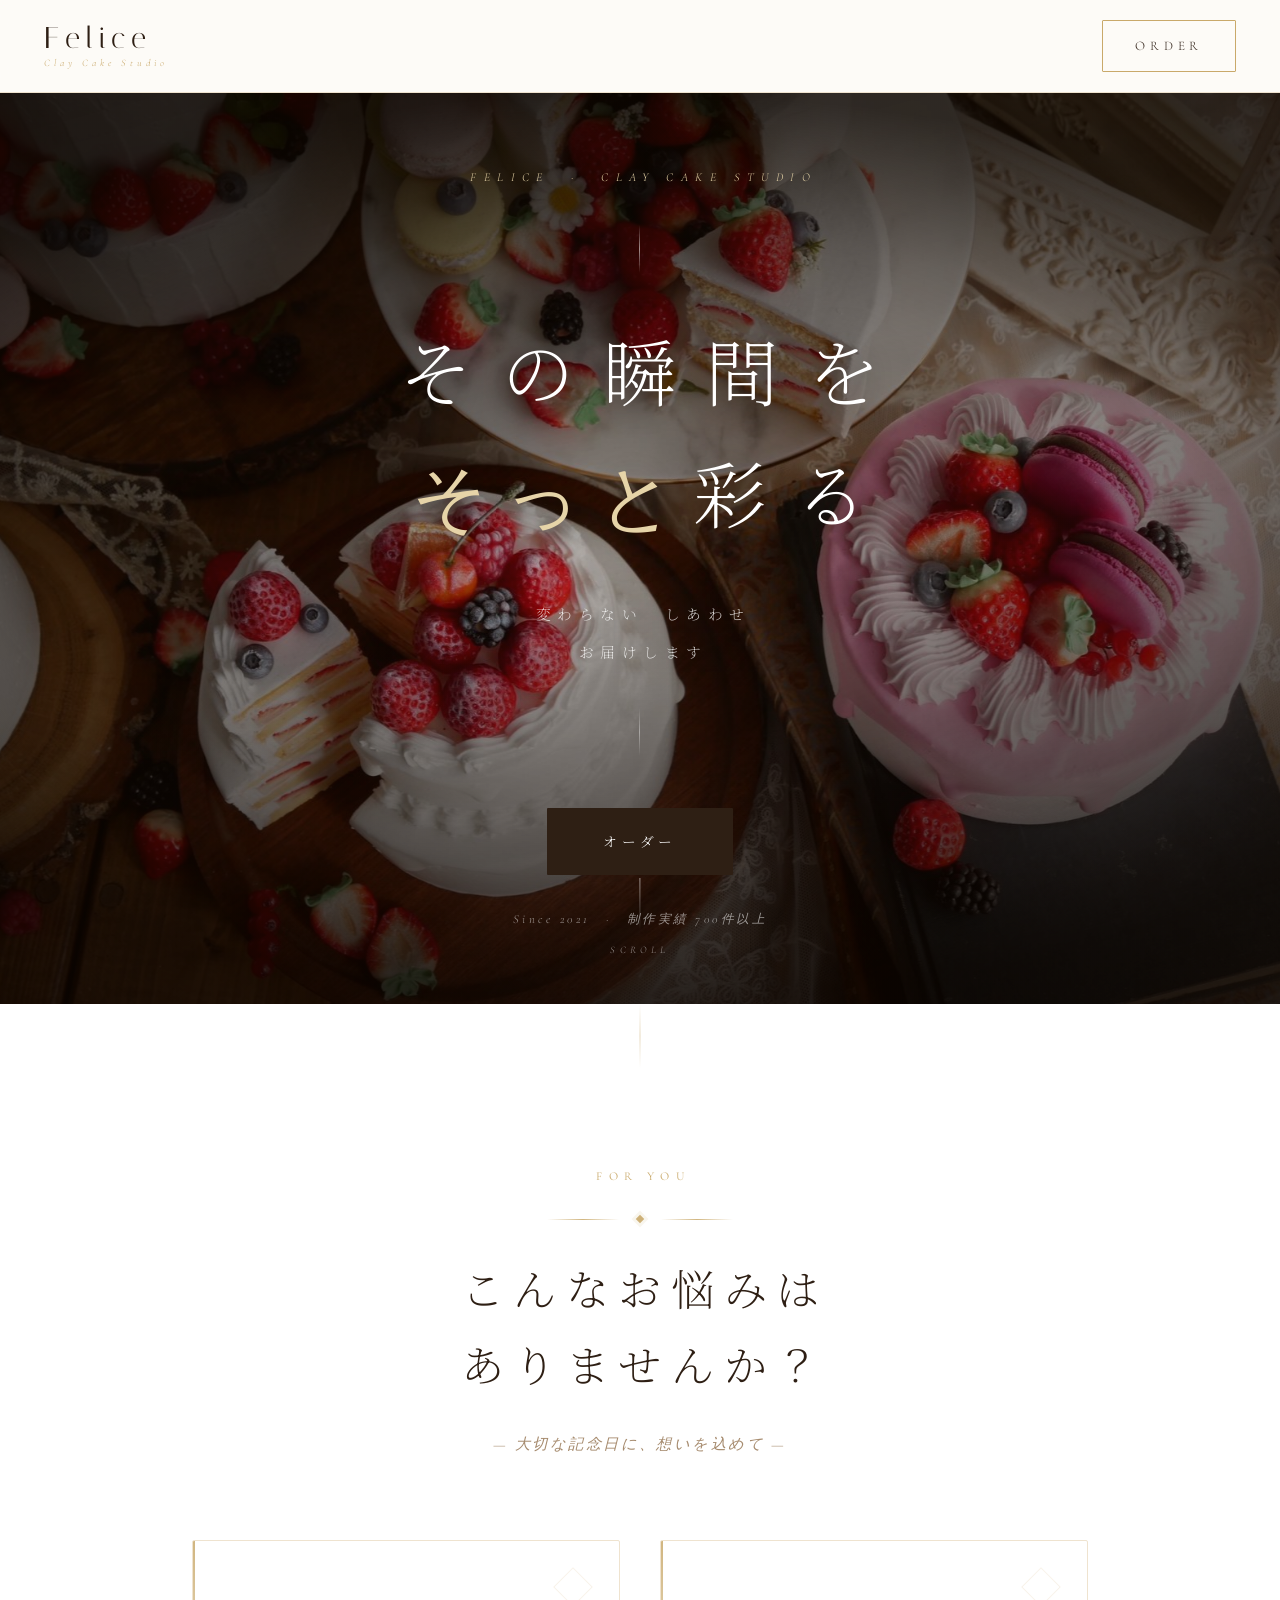
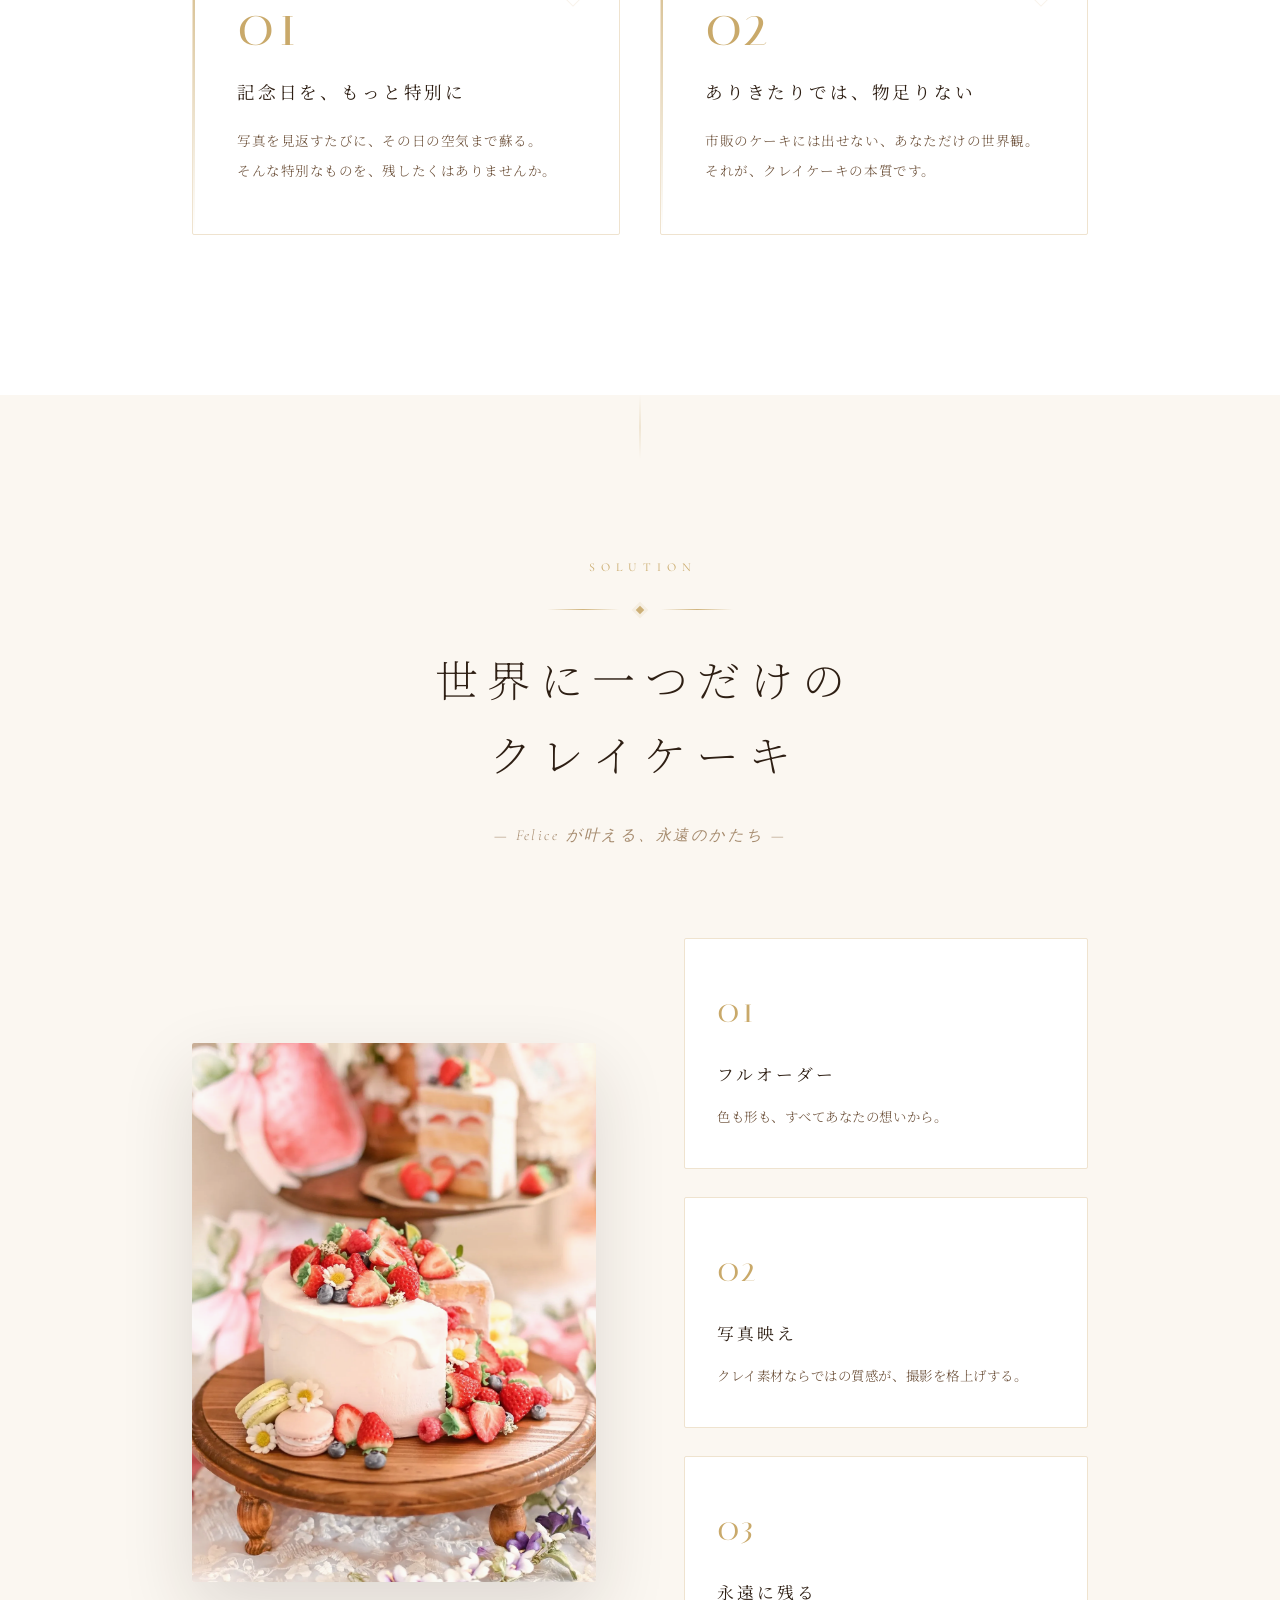
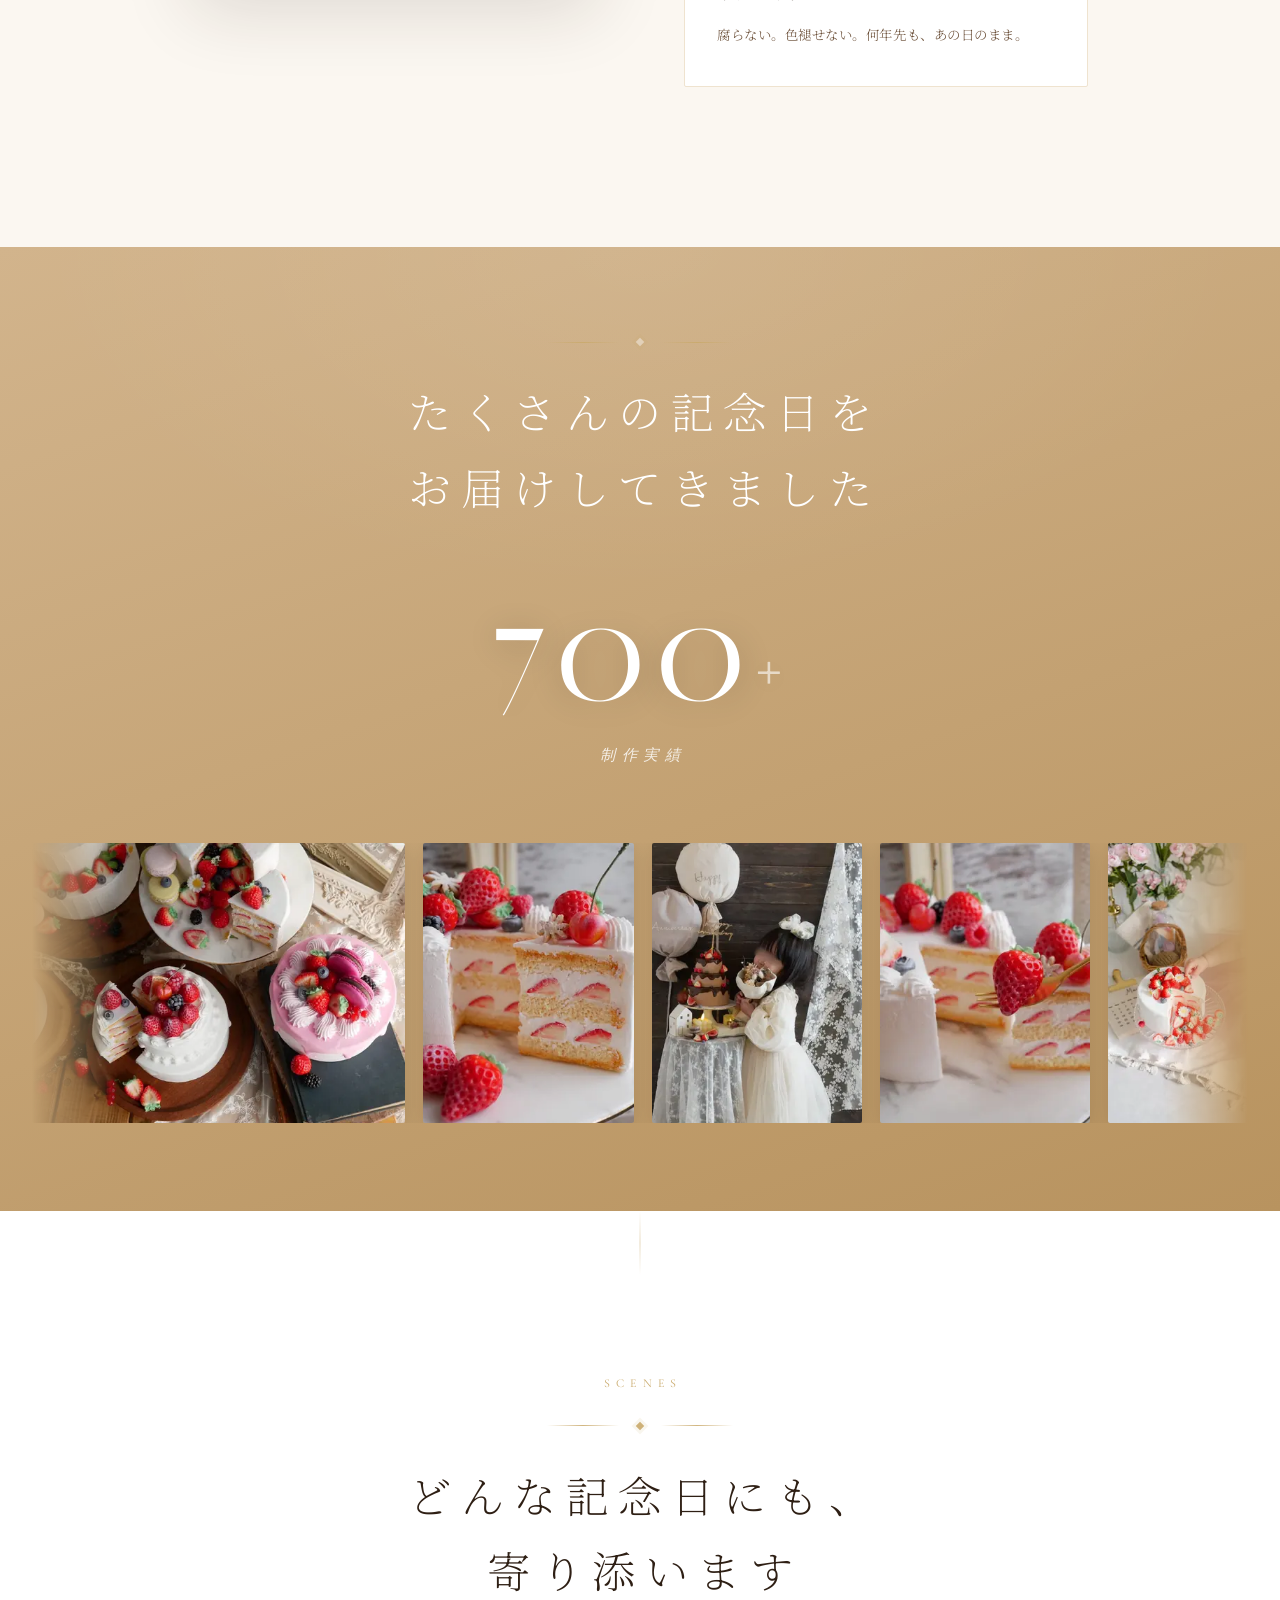
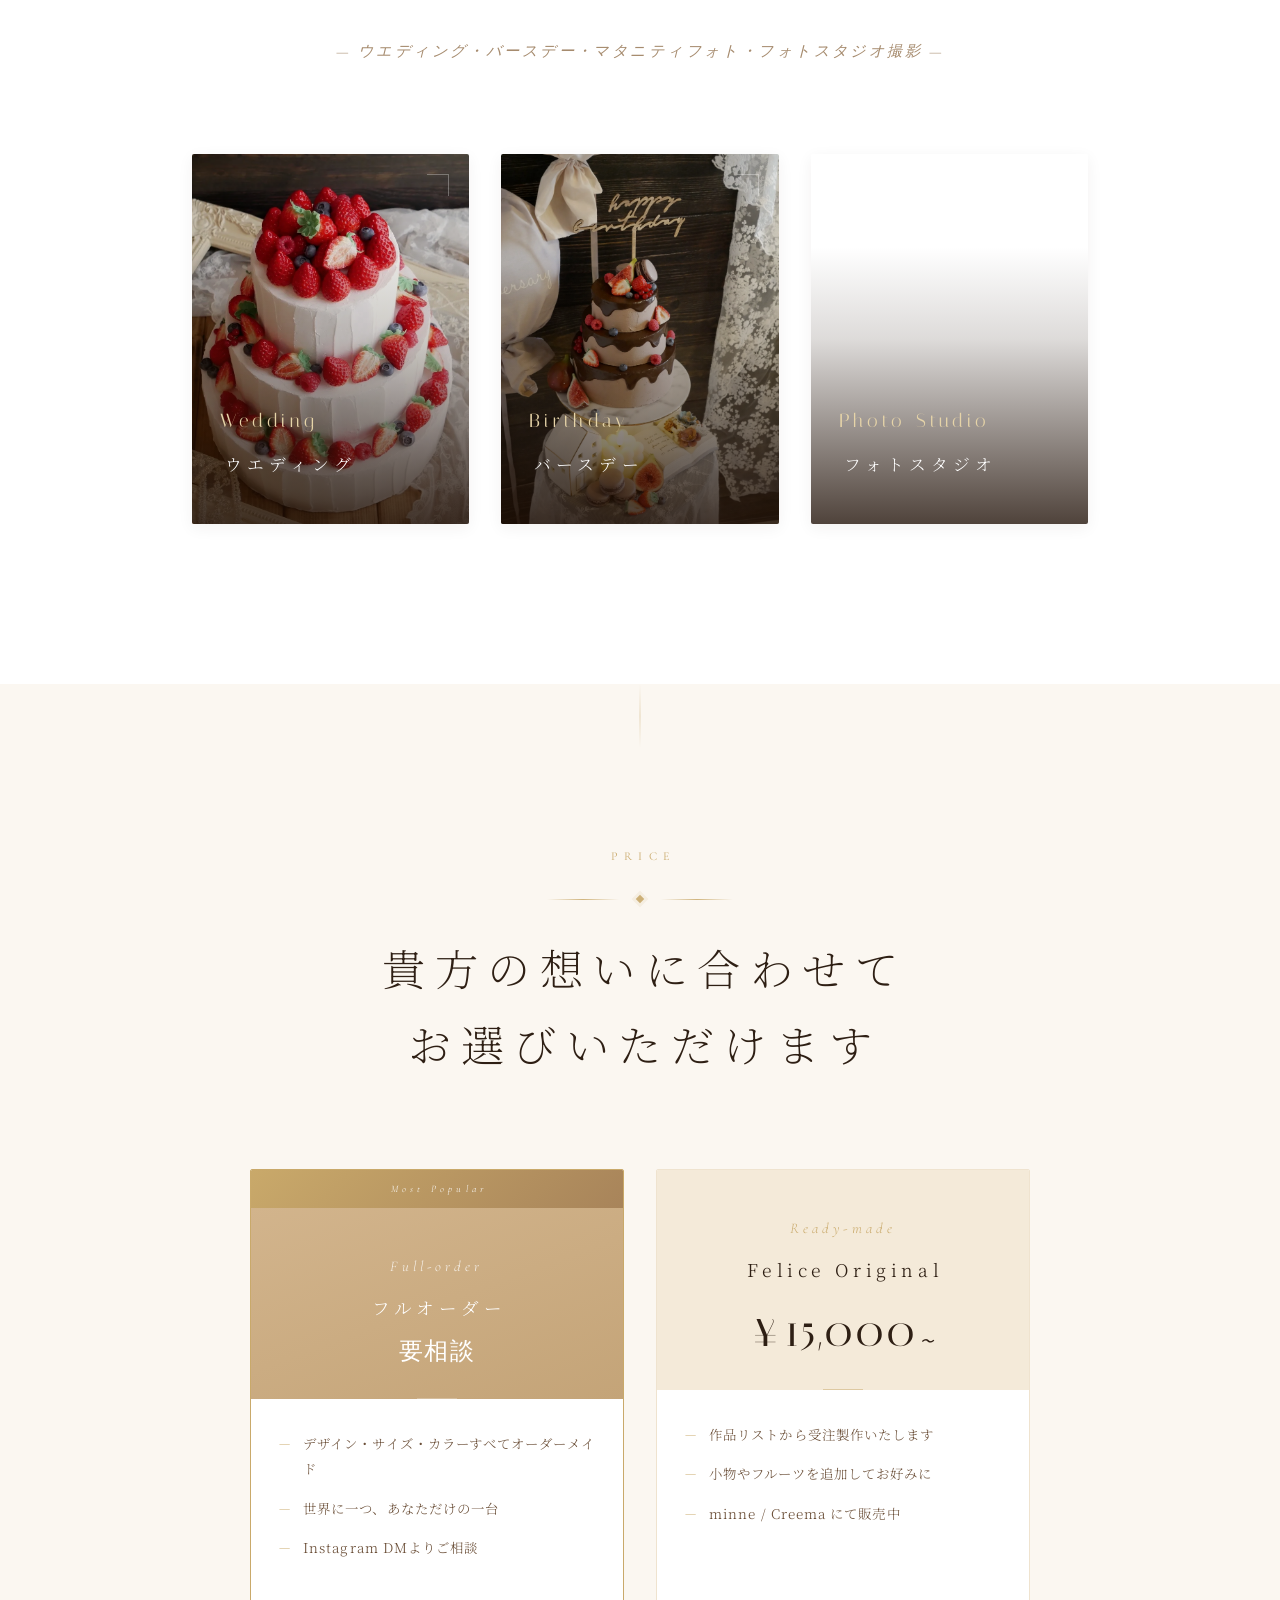
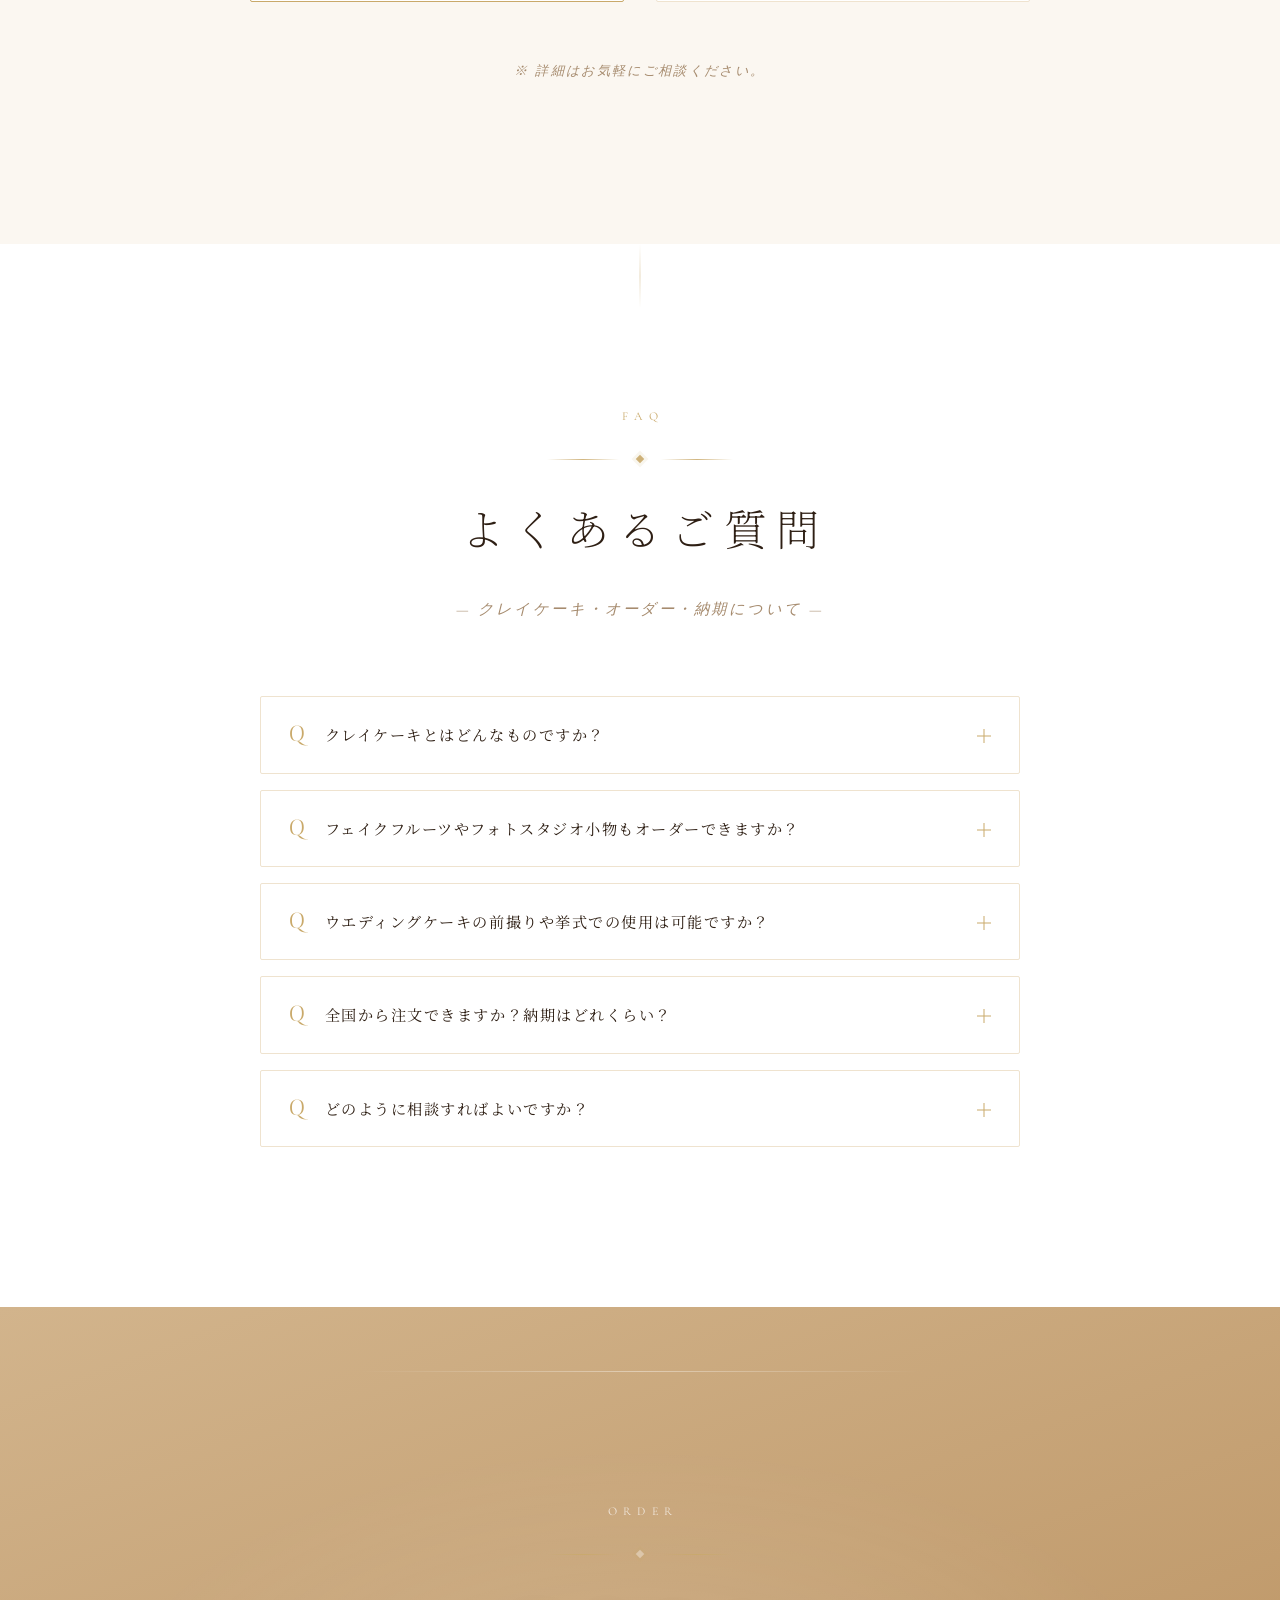
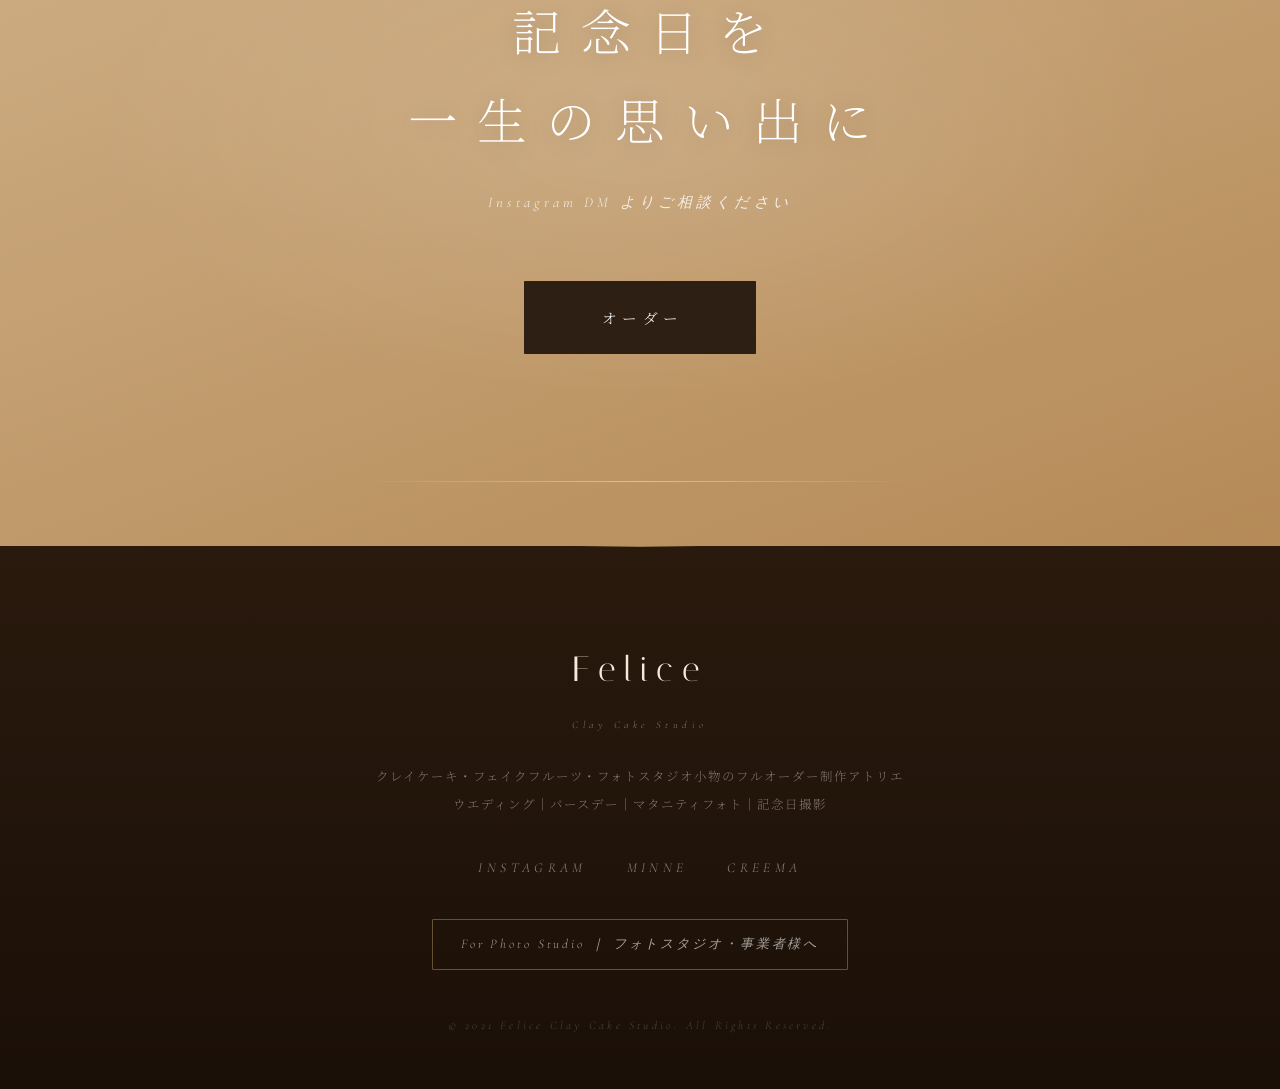
<file: index.html>
<!DOCTYPE html>
<html lang="ja">
<head>
  <meta charset="UTF-8">
  <meta name="viewport" content="width=device-width, initial-scale=1.0">
  <meta name="format-detection" content="telephone=no">
  <meta name="theme-color" content="#c9a96a">
  <link rel="icon" href="favicon.ico" sizes="any">
  <link rel="icon" href="favicon.svg" type="image/svg+xml">
  <link rel="apple-touch-icon" href="apple-touch-icon.png">
  <link rel="manifest" href="site.webmanifest">

  <!-- ═══ Primary SEO ═══ -->
  <title>クレイケーキ・フェイクフルーツ・フォト小物のフルオーダー | Felice｜制作実績700件以上</title>
  <meta name="description" content="クレイケーキ専門アトリエ Felice。ウエディング・バースデー・フォトスタジオ小物のフルオーダー制作。世界に一つだけのクレイケーキ、フェイクフルーツ、撮影用ディスプレイ小物を承ります。制作実績700件以上・全国オンライン受付中。">
  <meta name="keywords" content="クレイケーキ,フェイクケーキ,サンプルケーキ,飾りケーキ,ウエディングケーキ,バースデーケーキ,フェイクフルーツ,食品サンプル,フォトスタジオ小物,撮影小物,ディスプレイ,ウエディング装飾,マタニティフォト,記念日,フルオーダー,オーダーメイド,クレイアート,Felice">
  <meta name="author" content="Felice Clay Cake Studio">
  <meta name="robots" content="index,follow,max-image-preview:large,max-snippet:-1">
  <meta name="googlebot" content="index,follow">
  <link rel="canonical" href="https://felice-fakecake.com/">

  <!-- ═══ Open Graph (Facebook / LINE / Pinterest) ═══ -->
  <meta property="og:type" content="website">
  <meta property="og:site_name" content="Felice｜Clay Cake Studio">
  <meta property="og:title" content="クレイケーキ・フェイクフルーツ・フォト小物のフルオーダー | Felice">
  <meta property="og:description" content="ウエディング・バースデー・フォトスタジオ向けの世界に一つだけのクレイケーキ、フェイクフルーツ、撮影用ディスプレイ小物をフルオーダー制作。制作実績700件以上。">
  <meta property="og:url" content="https://felice-fakecake.com/">
  <meta property="og:image" content="https://felice-fakecake.com/images/original/AF62A4D7-4936-40CD-A49C-6EF85D527675.jpg">
  <meta property="og:image:width" content="1600">
  <meta property="og:image:height" content="1200">
  <meta property="og:image:alt" content="Felice のクレイケーキ制作実例｜ウエディング・バースデー向けフェイクケーキ">
  <meta property="og:locale" content="ja_JP">

  <!-- ═══ Twitter Card ═══ -->
  <meta name="twitter:card" content="summary_large_image">
  <meta name="twitter:title" content="クレイケーキ・フェイクフルーツ・フォト小物のフルオーダー | Felice">
  <meta name="twitter:description" content="ウエディング・バースデー・フォトスタジオ向けの世界に一つだけのクレイケーキをフルオーダー制作。制作実績700件以上。">
  <meta name="twitter:image" content="https://felice-fakecake.com/images/original/AF62A4D7-4936-40CD-A49C-6EF85D527675.jpg">
  <meta name="twitter:image:alt" content="Felice のクレイケーキ制作実例">

  <link rel="preconnect" href="https://fonts.googleapis.com">
  <link rel="preconnect" href="https://fonts.gstatic.com" crossorigin>
  <link href="https://fonts.googleapis.com/css2?family=Cormorant+Garamond:ital,wght@0,300;0,400;0,500;0,600;1,300;1,400;1,600&family=Italiana&family=Noto+Serif+JP:wght@200;300;400;500;600&display=swap" rel="stylesheet">

  <!-- Preload critical hero poster (video fallback) and solution image -->
  <link rel="preload" as="image" href="images/original/AF62A4D7-4936-40CD-A49C-6EF85D527675.jpg" fetchpriority="high">
  <link rel="preload" as="image" href="images/webp/LINE_ALBUM_ケーキ_260403_3.webp" type="image/webp">

  <!-- ═══ Structured Data (JSON-LD) ═══ -->
  <script type="application/ld+json">
  {
    "@context": "https://schema.org",
    "@graph": [
      {
        "@type": "Organization",
        "@id": "https://felice-fakecake.com/#organization",
        "name": "Felice Clay Cake Studio",
        "alternateName": ["Felice", "フェリーチェ"],
        "url": "https://felice-fakecake.com/",
        "logo": "https://felice-fakecake.com/images/original/AF62A4D7-4936-40CD-A49C-6EF85D527675.jpg",
        "image": "https://felice-fakecake.com/images/original/AF62A4D7-4936-40CD-A49C-6EF85D527675.jpg",
        "description": "クレイケーキ・フェイクフルーツ・フォトスタジオ小物のフルオーダー制作アトリエ。ウエディングやバースデー、マタニティフォトなど記念日の撮影演出に最適なディスプレイを承ります。",
        "foundingDate": "2021",
        "areaServed": { "@type": "Country", "name": "日本" },
        "sameAs": [
          "https://www.instagram.com/felice.fakecake",
          "https://minne.com/@felice-3674",
          "https://www.creema.jp/c/felice_fakecake"
        ]
      },
      {
        "@type": "WebSite",
        "@id": "https://felice-fakecake.com/#website",
        "url": "https://felice-fakecake.com/",
        "name": "Felice｜クレイケーキ専門アトリエ",
        "inLanguage": "ja",
        "publisher": { "@id": "https://felice-fakecake.com/#organization" }
      },
      {
        "@type": "Service",
        "@id": "https://felice-fakecake.com/#service-fullorder",
        "serviceType": "クレイケーキ フルオーダー制作",
        "name": "クレイケーキ・フェイクフルーツ・フォト小物のフルオーダー",
        "description": "ウエディングケーキ、バースデーケーキ、マタニティフォト用ディスプレイ、フェイクフルーツ、フォトスタジオ小物など、撮影・装飾目的の造形物をオーダーメイドで制作します。色・サイズ・デザインを完全オーダー可能。",
        "provider": { "@id": "https://felice-fakecake.com/#organization" },
        "areaServed": { "@type": "Country", "name": "日本" },
        "offers": { "@type": "Offer", "priceCurrency": "JPY", "description": "要相談（Instagram DMよりお問い合わせ）" },
        "category": ["クレイケーキ","フェイクフルーツ","フォトスタジオ小物","ウエディング装飾","バースデー装飾"]
      },
      {
        "@type": "Product",
        "@id": "https://felice-fakecake.com/#product-ready",
        "name": "Felice Original クレイケーキ（既製品）",
        "description": "Felice が厳選した完成品のクレイケーキ。そのままお届けできる撮影・ディスプレイ向けフェイクケーキ。",
        "brand": { "@id": "https://felice-fakecake.com/#organization" },
        "category": "クレイケーキ",
        "image": "https://felice-fakecake.com/images/original/LINE_ALBUM_ケーキ_260403_3.jpg",
        "offers": {
          "@type": "Offer",
          "priceCurrency": "JPY",
          "price": "15000",
          "priceValidUntil": "2026-12-31",
          "availability": "https://schema.org/InStock",
          "url": "https://minne.com/@felice-3674"
        }
      },
      {
        "@type": "FAQPage",
        "@id": "https://felice-fakecake.com/#faq",
        "mainEntity": [
          {
            "@type": "Question",
            "name": "クレイケーキとはどんなものですか？",
            "acceptedAnswer": { "@type": "Answer", "text": "クレイケーキとは粘土（クレイ）素材で作られた食べられないフェイクのケーキです。腐らず色褪せず、結婚式や誕生日・マタニティフォト・フォトスタジオ撮影の演出に繰り返しご利用いただけます。" }
          },
          {
            "@type": "Question",
            "name": "フェイクフルーツやフォトスタジオ小物もオーダーできますか？",
            "acceptedAnswer": { "@type": "Answer", "text": "はい。Felice ではクレイケーキのほか、撮影演出向けのフェイクフルーツ、ウエディング装飾、フォトスタジオ小物のフルオーダー制作を承っております。Instagram DMよりご相談ください。" }
          },
          {
            "@type": "Question",
            "name": "全国から注文できますか？",
            "acceptedAnswer": { "@type": "Answer", "text": "はい、日本全国から受け付けております。実店舗は持たずオンライン（Instagram・minne・Creema）で受注しております。" }
          },
          {
            "@type": "Question",
            "name": "納期はどれくらいですか？",
            "acceptedAnswer": { "@type": "Answer", "text": "ご依頼内容により異なりますが、フルオーダーの場合は通常3〜6週間ほど頂戴しております。ご希望日が決まっている場合はお早めにご相談ください。" }
          }
        ]
      }
    ]
  }
  </script>
  <style>

    /* ── Reset ── */
    *, *::before, *::after { box-sizing: border-box; margin: 0; padding: 0; }
    html { scroll-behavior: smooth; }
    body {
      font-family: 'Noto Serif JP', serif;
      font-weight: 300;
      color: var(--text);
      background: var(--ivory);
      line-height: 2;
      -webkit-font-smoothing: antialiased;
      -moz-osx-font-smoothing: grayscale;
      text-rendering: optimizeLegibility;
    }
    ::selection { background: var(--champagne); color: var(--white); }
    img { display: block; max-width: 100%; }
    a   { text-decoration: none; color: inherit; }

    /* ── Tokens ── */
    :root {
      --tan:        #d2b48c;
      --tan-mid:    #c4a478;
      --tan-dark:   #a8845a;
      --tan-pale:   #f4ead9;
      --tan-ultra:  #fbf7f1;
      --champagne:  #c9a96a;   /* luxury gold accent */
      --champagne-light: #e6d4a8;
      --white:      #ffffff;
      --ivory:      #fdfbf7;
      --text:       #2e1f14;
      --text-mid:   #6b4f38;
      --text-soft:  #a68b6e;
      --border:     #ead9bf;
      --border-soft:#efe3cf;
      --shadow-sm:  0 4px 16px rgba(46,31,20,.06);
      --shadow-md:  0 14px 40px rgba(46,31,20,.09);
      --shadow-lg:  0 28px 72px rgba(46,31,20,.14);
      --ease:       cubic-bezier(.22,.61,.36,1);
      --ease-lux:   cubic-bezier(.76,0,.24,1);
      --sec:        160px;     /* section vertical padding (more breathing room) */
    }

    /* ── Layout ── */
    .serif-en   { font-family: 'Cormorant Garamond', serif; }
    .serif-display { font-family: 'Italiana', serif; letter-spacing: .08em; }
    .container  { max-width: 960px; margin: 0 auto; padding: 0 32px; }
    .container-sm { max-width: 680px; margin: 0 auto; padding: 0 32px; }
    .section    { padding: var(--sec) 32px; position: relative; }
    .section-tan   { background: var(--tan); }
    .section-ultra { background: var(--tan-ultra); }
    .section-white { background: var(--white); }
    .section-ivory { background: var(--ivory); }
    .text-center { text-align: center; }

    /* Subtle luxury top/bottom hairlines on alternating sections */
    .section-ultra::before,
    .section-white::before {
      content: ''; position: absolute; top: 0; left: 50%; transform: translateX(-50%);
      width: 1px; height: 64px;
      background: linear-gradient(to bottom, transparent, var(--champagne) 50%, transparent);
      opacity: .45;
    }

    /* ── Ornament (refined luxury) ── */
    .ornament {
      display: flex; align-items: center; justify-content: center;
      gap: 18px; margin: 28px auto; width: fit-content;
    }
    .ornament::before, .ornament::after {
      content: ''; display: block; width: 72px; height: 1px;
      background: linear-gradient(to right, transparent, var(--champagne) 50%, transparent);
      opacity: .85;
    }
    .ornament-diamond {
      width: 6px; height: 6px;
      background: var(--champagne); transform: rotate(45deg); opacity: .9;
      box-shadow: 0 0 0 3px rgba(201,169,106,.12);
    }

    /* ── Section label ── */
    .label {
      font-family: 'Cormorant Garamond', serif;
      font-size: 12px; font-weight: 400;
      letter-spacing: .52em; text-transform: uppercase;
      color: var(--champagne); text-align: center; display: block;
      padding-left: .52em; /* optical centering for wide tracking */
    }
    .label--white { color: rgba(255,255,255,.75); }

    /* ── Section heading ── */
    .section-title {
      font-family: 'Noto Serif JP', serif; font-weight: 200;
      font-size: clamp(1.85rem, 4.8vw, 2.7rem);
      letter-spacing: .22em; line-height: 1.75; text-align: center;
      margin-top: 20px; color: var(--text);
      padding-left: .22em; /* optical centering */
    }
    .section-title--white { color: var(--white); }
    .section-subtitle {
      margin-top: 28px; text-align: center;
      font-family: 'Cormorant Garamond', serif; font-style: italic;
      font-size: .95rem; font-weight: 300; letter-spacing: .16em;
      color: var(--text-soft);
    }

    /* ── Buttons (luxury micro-interactions) ── */
    .btn {
      position: relative; display: inline-flex; align-items: center; justify-content: center;
      padding: 20px 56px; border-radius: 1px;
      font-family: 'Noto Serif JP', serif; font-weight: 300; font-size: .86rem;
      letter-spacing: .32em; cursor: pointer; border: none;
      transition: color .5s var(--ease-lux), transform .5s var(--ease-lux), box-shadow .5s var(--ease-lux);
      overflow: hidden; isolation: isolate;
    }
    .btn::before {
      content: ''; position: absolute; inset: 0; z-index: -1;
      transform: translateY(100%); transition: transform .55s var(--ease-lux);
    }
    .btn:hover::before { transform: translateY(0); }
    .btn-primary { background: var(--text); color: var(--white); }
    .btn-primary::before { background: linear-gradient(135deg, var(--champagne), var(--tan-dark)); }
    .btn-primary:hover { color: var(--white); transform: translateY(-2px); box-shadow: var(--shadow-md); }
    .btn-outline { background: transparent; color: var(--white); border: 1px solid rgba(255,255,255,.55); }
    .btn-outline::before { background: rgba(255,255,255,.12); }
    .btn-outline:hover { transform: translateY(-2px); border-color: rgba(255,255,255,.85); }
    .btn-outline-dark { background: transparent; color: var(--text); border: 1px solid var(--champagne); }
    .btn-outline-dark::before { background: var(--tan-pale); }
    .btn-outline-dark:hover { transform: translateY(-2px); }

    /* ── HEADER (refined, translucent on scroll) ── */
    .header {
      position: sticky; top: 0; z-index: 100;
      background: rgba(253,251,247,.88);
      -webkit-backdrop-filter: saturate(1.2) blur(14px);
              backdrop-filter: saturate(1.2) blur(14px);
      border-bottom: 1px solid var(--border-soft);
      padding: 20px 44px;
      display: flex; align-items: center; justify-content: space-between;
      transition: padding .35s var(--ease);
    }
    .header-logo {
      font-family: 'Italiana', serif;
      font-size: 1.9rem; font-weight: 400; letter-spacing: .22em;
      color: var(--text); line-height: 1;
    }
    .header-logo span {
      display: block; font-family: 'Cormorant Garamond', serif;
      font-size: .62rem; font-weight: 300; font-style: italic; letter-spacing: .4em;
      color: var(--champagne); margin-top: 6px;
    }
    .header-cta {
      position: relative; overflow: hidden; isolation: isolate;
      font-family: 'Cormorant Garamond', serif; font-size: .82rem;
      letter-spacing: .36em; padding: 12px 32px; text-transform: uppercase;
      background: transparent; color: var(--text);
      border: 1px solid var(--champagne); border-radius: 1px;
      transition: color .45s var(--ease-lux);
    }
    .header-cta::before {
      content: ''; position: absolute; inset: 0; z-index: -1;
      background: var(--champagne); transform: translateX(-101%);
      transition: transform .5s var(--ease-lux);
    }
    .header-cta:hover { color: var(--white); }
    .header-cta:hover::before { transform: translateX(0); }

    /* ── HERO (refined, deeper luxury mood) ── */
    .hero {
      position: relative; min-height: 100vh;
      display: flex; align-items: center; justify-content: center; overflow: hidden;
    }
    .hero-bg { position: absolute; inset: 0; z-index: 0; background: #1a0c04; }
    .hero-bg video {
      width: 100%; height: 100%; object-fit: cover; display: block;
      transform: scale(1.04); /* subtle Ken-Burns starting point */
      animation: heroZoom 18s var(--ease) both;
    }
    @keyframes heroZoom { from { transform: scale(1.12); } to { transform: scale(1.02); } }
    .hero-bg::after {
      content: ''; position: absolute; inset: 0;
      background:
        radial-gradient(ellipse 70% 50% at 50% 50%, rgba(0,0,0,0) 0%, rgba(10,4,0,.4) 70%, rgba(10,4,0,.72) 100%),
        linear-gradient(165deg, rgba(18,8,2,.55) 0%, rgba(36,18,6,.25) 50%, rgba(10,4,0,.65) 100%);
    }
    .hero-inner {
      position: relative; z-index: 2;
      display: flex; flex-direction: column; align-items: center;
      text-align: center; padding: 72px 32px; max-width: 820px; width: 100%;
    }
    .hero-label {
      font-family: 'Cormorant Garamond', serif; font-size: 12px;
      letter-spacing: .62em; text-transform: uppercase; font-style: italic;
      color: var(--champagne-light); display: block; margin-bottom: 36px;
      padding-left: .62em;
    }
    .hero-rule {
      width: 1px; height: 48px;
      background: linear-gradient(to bottom, transparent, rgba(255,255,255,.55), transparent);
      margin: 0 auto 36px;
    }
    .hero-catch {
      font-family: 'Noto Serif JP', serif; font-weight: 200;
      font-size: clamp(2.6rem, 7.5vw, 4.6rem);
      letter-spacing: .38em; line-height: 1.65; color: var(--white);
      text-shadow: 0 4px 40px rgba(10,4,0,.55);
      padding-left: .38em; /* optical centering */
    }
    .hero-catch .accent {
      display: inline-block; font-family: 'Italiana', serif; font-style: normal;
      color: var(--champagne-light); letter-spacing: .24em;
    }
    .hero-sub {
      margin-top: 36px; font-family: 'Noto Serif JP', serif; font-weight: 200;
      font-size: .92rem; letter-spacing: .44em;
      color: rgba(255,255,255,.82); line-height: 2.6;
      padding-left: .44em;
    }
    .hero-rule-bottom {
      width: 1px; height: 48px;
      background: linear-gradient(to bottom, transparent, rgba(255,255,255,.4), transparent);
      margin: 36px auto 0;
    }
    .hero-cta { margin-top: 52px; }
    .hero-note {
      margin-top: 32px; font-family: 'Cormorant Garamond', serif; font-style: italic;
      font-size: .78rem; color: rgba(255,255,255,.55); letter-spacing: .28em;
    }
    .scroll-hint {
      position: absolute; bottom: 44px; left: 50%; transform: translateX(-50%);
      display: flex; flex-direction: column; align-items: center; gap: 10px;
      color: rgba(255,255,255,.55); font-family: 'Cormorant Garamond', serif;
      font-size: 10px; letter-spacing: .42em; text-transform: uppercase; font-style: italic; z-index: 2;
    }
    .scroll-line {
      width: 1px; height: 52px;
      background: linear-gradient(to bottom, rgba(255,255,255,.55), transparent);
      animation: scrollAnim 2.4s var(--ease) infinite;
    }
    @keyframes scrollAnim {
      0%,100% { transform: scaleY(1); transform-origin: top; opacity: .55; }
      50%     { transform: scaleY(.35); transform-origin: top; opacity: .15; }
    }

    /* ── EMPATHY ── */
    .empathy-grid { display: grid; grid-template-columns: 1fr 1fr; gap: 40px; margin-top: 80px; }
    .empathy-card {
      background: var(--white); border: 1px solid var(--border-soft); border-radius: 2px;
      padding: 56px 44px 48px; position: relative; overflow: hidden;
      transition: box-shadow .55s var(--ease-lux), transform .55s var(--ease-lux), border-color .55s var(--ease-lux);
    }
    .empathy-card:hover {
      box-shadow: var(--shadow-lg); transform: translateY(-6px);
      border-color: var(--champagne-light);
    }
    .empathy-card::before {
      content: ''; position: absolute; top: 0; left: 0;
      width: 2px; height: 100%;
      background: linear-gradient(to bottom, var(--champagne), transparent);
      opacity: .85;
    }
    .empathy-card::after {
      content: ''; position: absolute; top: 32px; right: 32px;
      width: 28px; height: 28px; border: 1px solid var(--border);
      transform: rotate(45deg); opacity: .35;
      transition: transform .7s var(--ease-lux), opacity .55s var(--ease-lux);
    }
    .empathy-card:hover::after { transform: rotate(135deg); opacity: .6; }
    .empathy-num {
      font-family: 'Italiana', serif; font-size: 3.6rem;
      font-weight: 400; color: var(--champagne); line-height: 1; margin-bottom: 22px;
      letter-spacing: .04em;
    }
    .empathy-title {
      font-weight: 400; font-size: 1.1rem; letter-spacing: .16em;
      margin-bottom: 18px; line-height: 1.8; color: var(--text);
    }
    .empathy-text  {
      font-weight: 300; font-size: .85rem; color: var(--text-mid);
      line-height: 2.2; letter-spacing: .04em;
    }

    /* ── SOLUTION ── */
    .solution-layout { display: grid; grid-template-columns: 1fr 1fr; gap: 88px; align-items: center; margin-top: 88px; }
    .solution-image {
      position: relative; aspect-ratio: 3/4; border-radius: 2px; overflow: hidden;
      box-shadow: var(--shadow-lg);
    }
    .solution-image::before {
      content: ''; position: absolute; top: 16px; left: 16px; right: -16px; bottom: -16px;
      border: 1px solid var(--champagne); opacity: .55; z-index: -1; border-radius: 2px;
    }
    .solution-image img {
      width: 100%; height: 100%; object-fit: cover;
      filter: sepia(8%) brightness(.98) saturate(1.02);
      transition: transform 1.2s var(--ease-lux), filter 1.2s var(--ease-lux);
    }
    .solution-image:hover img { transform: scale(1.04); filter: sepia(5%) brightness(1); }
    .solution-points { display: flex; flex-direction: column; gap: 28px; }
    .solution-point {
      padding: 36px 32px; border: 1px solid var(--border-soft); border-radius: 2px;
      background: var(--white); position: relative; overflow: hidden;
      transition: box-shadow .55s var(--ease-lux), transform .55s var(--ease-lux), border-color .55s var(--ease-lux);
    }
    .solution-point::before {
      content: ''; position: absolute; left: 0; top: 0; bottom: 0; width: 2px;
      background: var(--champagne); transform: scaleY(0); transform-origin: top;
      transition: transform .6s var(--ease-lux);
    }
    .solution-point:hover { box-shadow: var(--shadow-md); transform: translateY(-3px); border-color: var(--champagne-light); }
    .solution-point:hover::before { transform: scaleY(1); }
    .solution-point-icon {
      font-family: 'Italiana', serif; font-size: 2.2rem;
      font-weight: 400; font-style: normal; color: var(--champagne);
      margin-bottom: 12px; letter-spacing: .04em;
    }
    .solution-point-title {
      font-weight: 400; font-size: 1.05rem; letter-spacing: .18em;
      margin-bottom: 12px; color: var(--text);
    }
    .solution-point-text  {
      font-size: .84rem; font-weight: 300; color: var(--text-mid);
      line-height: 2.15; letter-spacing: .04em;
    }

    /* ── TRACK RECORD ── */
    .section-tan {
      background:
        radial-gradient(ellipse 80% 60% at 50% 0%, rgba(255,255,255,.08) 0%, transparent 60%),
        linear-gradient(160deg, #d2b48c 0%, #b8935f 100%);
    }
    .record-number { text-align: center; margin-top: 56px; }
    .record-figure {
      font-family: 'Italiana', serif; font-weight: 400;
      font-size: clamp(5.5rem, 15vw, 9rem); color: var(--white);
      line-height: 1; letter-spacing: .06em;
      text-shadow: 0 4px 32px rgba(20,10,0,.18);
    }
    .record-figure span { font-family: 'Cormorant Garamond', serif; font-style: italic; }
    .record-unit {
      font-family: 'Cormorant Garamond', serif; font-weight: 300; font-style: italic;
      font-size: .95rem; color: rgba(255,255,255,.82);
      letter-spacing: .44em; margin-top: 16px;
      padding-left: .44em;
    }

    /* ── Marquee（実績画像を1列で右→左に流す） ── */
    .marquee-outer {
      --marquee-h: 280px;          /* カードの表示高さ。幅は元画像の比率で自動 */
      margin-top: 72px; overflow: hidden;
      -webkit-mask-image: linear-gradient(to right, transparent 0%, black 7%, black 93%, transparent 100%);
      mask-image:         linear-gradient(to right, transparent 0%, black 7%, black 93%, transparent 100%);
    }
    /* will-change は付けない — keyframes の translate3d で合成レイヤーには
       載るため、常時GPUメモリを確保し続けるコストだけが増える */
    .marquee-track {
      display: flex; width: max-content;
      animation: marqueeLeft 70s linear infinite;
    }
    /* 画面外・ホバー中はアニメーションを止めて描画コストを抑える */
    .marquee-outer.is-paused .marquee-track { animation-play-state: paused; }
    @media (hover: hover) {
      .marquee-outer:hover .marquee-track { animation-play-state: paused; }
    }
    @keyframes marqueeLeft {
      from { transform: translate3d(0, 0, 0); }
      to   { transform: translate3d(-50%, 0, 0); }
    }
    /* 同じ並びを2組。-50% = ちょうど1組分ずれるので継ぎ目が出ない */
    .marquee-group { display: flex; flex: none; }
    /* gap ではなく margin-right — 末尾にも余白が付き、1組の幅と -50% が
       ピクセル単位で一致する（gap だと最後の1つ分だけ足りずカクつく） */
    .marquee-group picture { display: block; flex: none; margin-right: 18px; }
    .marquee-group img {
      /* width: auto 必須 — width/height 属性は読み込み前の領域確保用で、
         そのまま効くと画像が固定pxに潰れる */
      height: var(--marquee-h); width: auto; display: block;
      border-radius: 2px;
      box-shadow: 0 6px 20px rgba(30,15,5,.12);
    }

    /* ── SCENES ── */
    .scenes-grid { display: grid; grid-template-columns: repeat(3, 1fr); gap: 32px; margin-top: 88px; }
    .scene-card {
      position: relative; aspect-ratio: 3/4; border-radius: 2px; overflow: hidden;
      cursor: pointer; box-shadow: var(--shadow-sm);
      transition: box-shadow .7s var(--ease-lux), transform .7s var(--ease-lux);
    }
    .scene-card:hover { box-shadow: var(--shadow-lg); transform: translateY(-6px); }
    .scene-card img {
      width: 100%; height: 100%; object-fit: cover;
      filter: sepia(12%) brightness(.9) contrast(1.04);
      transition: transform 1.2s var(--ease-lux), filter 1.2s var(--ease-lux);
    }
    .scene-card:hover img { transform: scale(1.08); filter: sepia(6%) brightness(.95) contrast(1.02); }
    .scene-overlay {
      position: absolute; inset: 0;
      background: linear-gradient(to top, rgba(30,14,4,.78) 0%, rgba(30,14,4,.15) 50%, transparent 75%);
      display: flex; flex-direction: column; justify-content: flex-end; padding: 36px 28px 32px;
    }
    .scene-overlay::before {
      content: ''; position: absolute; top: 20px; right: 20px;
      width: 22px; height: 22px; border: 1px solid rgba(255,255,255,.3); border-left: none; border-bottom: none;
      transition: width .6s var(--ease-lux), height .6s var(--ease-lux);
    }
    .scene-card:hover .scene-overlay::before { width: 36px; height: 36px; }
    .scene-en {
      font-family: 'Italiana', serif; font-size: 1.2rem; font-weight: 400;
      font-style: normal; color: var(--champagne-light);
      letter-spacing: .2em; margin-bottom: 8px;
    }
    .scene-ja {
      font-family: 'Noto Serif JP', serif; font-weight: 300; font-size: 1.05rem;
      letter-spacing: .3em; color: var(--white);
      padding-left: .3em; margin: 0;
    }
    .scene-desc {
      margin-top: 10px; font-family: 'Noto Serif JP', serif; font-weight: 300;
      font-size: .72rem; letter-spacing: .1em; line-height: 1.8;
      color: rgba(255,255,255,.78); max-height: 0; overflow: hidden;
      opacity: 0; transform: translateY(8px);
      transition: max-height .7s var(--ease-lux), opacity .6s var(--ease-lux), transform .6s var(--ease-lux);
    }
    .scene-card:hover .scene-desc {
      max-height: 120px; opacity: 1; transform: translateY(0);
    }

    /* ── PRICING ── */
    .pricing-grid { display: grid; grid-template-columns: repeat(2, 1fr); gap: 32px; margin-top: 88px; max-width: 780px; margin-left: auto; margin-right: auto; }
    .pricing-card {
      border: 1px solid var(--border-soft); border-radius: 2px; overflow: hidden;
      background: var(--white); position: relative;
      transition: box-shadow .6s var(--ease-lux), transform .6s var(--ease-lux), border-color .6s var(--ease-lux);
    }
    .pricing-card:hover {
      box-shadow: var(--shadow-lg); transform: translateY(-8px);
      border-color: var(--champagne-light);
    }
    .pricing-card--featured { border: 1px solid var(--champagne); position: relative; }
    .pricing-card--featured::before {
      content: 'Most Popular'; display: block; text-align: center;
      background: linear-gradient(135deg, var(--champagne), var(--tan-dark));
      color: var(--white); font-family: 'Cormorant Garamond', serif;
      font-size: 10px; font-style: italic; letter-spacing: .42em;
      padding: 9px; padding-left: calc(.42em + 9px);
    }
    .pricing-head { background: var(--tan-pale); padding: 44px 28px 36px; text-align: center; position: relative; }
    .pricing-head::after {
      content: ''; position: absolute; bottom: 0; left: 50%; transform: translateX(-50%);
      width: 40px; height: 1px; background: var(--champagne); opacity: .5;
    }
    .pricing-head--featured {
      background: linear-gradient(160deg, var(--tan) 0%, var(--tan-mid) 100%);
    }
    .pricing-head--featured::after { background: rgba(255,255,255,.5); }
    .pricing-type-en {
      font-family: 'Cormorant Garamond', serif; font-size: .92rem; font-style: italic;
      letter-spacing: .28em; color: var(--champagne); margin-bottom: 8px;
    }
    .pricing-type-en--white { color: rgba(255,255,255,.85); }
    .pricing-type-ja {
      font-family: 'Noto Serif JP', serif; font-weight: 300; font-size: 1.1rem;
      letter-spacing: .26em; color: var(--text);
      padding-left: .26em;
    }
    .pricing-type-ja--white { color: var(--white); }
    .pricing-price {
      font-family: 'Italiana', serif; font-weight: 400;
      font-size: 2.8rem; letter-spacing: .04em; line-height: 1; margin-top: 22px; color: var(--text);
    }
    .pricing-price--white { color: var(--white); }
    .pricing-price span { font-family: 'Cormorant Garamond', serif; font-size: .85rem; font-style: italic; letter-spacing: .12em; margin-left: 4px; }
    .pricing-body { padding: 32px 28px 40px; }
    .pricing-features { list-style: none; display: flex; flex-direction: column; gap: 14px; }
    .pricing-features li {
      font-size: .84rem; font-weight: 300; color: var(--text-mid);
      display: flex; gap: 12px; align-items: flex-start; letter-spacing: .08em; line-height: 1.9;
    }
    .pricing-features li::before { content: '—'; color: var(--champagne); flex-shrink: 0; font-family: 'Cormorant Garamond', serif; }
    .pricing-note {
      margin-top: 56px; text-align: center; font-family: 'Cormorant Garamond', serif;
      font-style: italic; font-size: .82rem; color: var(--text-soft); letter-spacing: .18em;
    }

    /* ── FAQ ── */
    .faq-list {
      margin-top: 72px; max-width: 760px; margin-left: auto; margin-right: auto;
      display: flex; flex-direction: column; gap: 16px;
    }
    .faq-item {
      border: 1px solid var(--border-soft); border-radius: 2px; background: var(--white);
      transition: border-color .55s var(--ease-lux), box-shadow .55s var(--ease-lux);
    }
    .faq-item[open] { border-color: var(--champagne-light); box-shadow: var(--shadow-sm); }
    .faq-item summary {
      list-style: none; cursor: pointer; padding: 24px 28px;
      display: flex; align-items: flex-start; gap: 18px;
      font-family: 'Noto Serif JP', serif; font-weight: 400;
      font-size: .95rem; letter-spacing: .1em; line-height: 1.8; color: var(--text);
    }
    .faq-item summary::-webkit-details-marker { display: none; }
    .faq-q {
      font-family: 'Italiana', serif; font-size: 1.4rem; color: var(--champagne);
      line-height: 1; margin-top: 2px; flex-shrink: 0;
    }
    .faq-title { flex: 1; }
    .faq-icon {
      flex-shrink: 0; width: 14px; height: 14px; position: relative; margin-top: 8px;
      transition: transform .45s var(--ease-lux);
    }
    .faq-icon::before, .faq-icon::after {
      content: ''; position: absolute; background: var(--champagne);
      top: 50%; left: 50%;
    }
    .faq-icon::before { width: 14px; height: 1px; transform: translate(-50%,-50%); }
    .faq-icon::after  { width: 1px; height: 14px; transform: translate(-50%,-50%); transition: transform .45s var(--ease-lux); }
    .faq-item[open] .faq-icon::after { transform: translate(-50%,-50%) rotate(90deg); opacity: 0; }
    .faq-answer {
      padding: 0 28px 26px 66px;
      font-size: .82rem; font-weight: 300; line-height: 2.1; color: var(--text-mid);
      letter-spacing: .06em;
    }

    /* ── ORDER CTA ── */
    .order-section {
      position: relative;
      background:
        radial-gradient(ellipse 70% 55% at 50% 50%, rgba(255,255,255,.12) 0%, transparent 60%),
        linear-gradient(160deg, #d2b48c 0%, #b58a57 100%);
      padding: calc(var(--sec) * 1.2) 32px; text-align: center; overflow: hidden;
    }
    .order-section::before,
    .order-section::after {
      content: ''; position: absolute; left: 50%; transform: translateX(-50%);
      width: 80%; max-width: 560px; height: 1px;
      background: linear-gradient(to right, transparent, rgba(255,255,255,.4), transparent);
    }
    .order-section::before { top: 64px; }
    .order-section::after { bottom: 64px; }
    .order-final {
      font-family: 'Noto Serif JP', serif; font-weight: 200;
      font-size: clamp(2rem, 5.4vw, 3.1rem);
      letter-spacing: .38em; line-height: 1.8; color: var(--white);
      text-shadow: 0 2px 24px rgba(20,8,0,.22);
      margin-top: 28px; padding-left: .38em;
    }
    .order-sub {
      margin-top: 24px;
      font-family: 'Cormorant Garamond', serif; font-style: italic;
      font-size: .92rem; color: rgba(255,255,255,.82);
      letter-spacing: .28em;
    }
    .order-cta { margin-top: 64px; }
    .btn-order-main {
      position: relative; overflow: hidden; isolation: isolate;
      display: inline-flex; align-items: center; justify-content: center;
      padding: 22px 72px; background: var(--text); color: var(--white);
      border-radius: 1px; font-family: 'Noto Serif JP', serif; font-weight: 300;
      font-size: .92rem; letter-spacing: .38em;
      transition: color .5s var(--ease-lux), transform .5s var(--ease-lux), box-shadow .5s var(--ease-lux);
      padding-left: calc(.38em + 72px);
    }
    .btn-order-main::before {
      content: ''; position: absolute; inset: 0; z-index: -1;
      background: linear-gradient(135deg, #3d2817, #1f0d04);
      transform: translateY(100%);
      transition: transform .55s var(--ease-lux);
    }
    .btn-order-main:hover { transform: translateY(-3px); box-shadow: 0 14px 40px rgba(20,8,0,.32); }
    .btn-order-main:hover::before { transform: translateY(0); }

    /* ── FOOTER ── */
    .footer {
      position: relative;
      background: linear-gradient(180deg, #2a1a0e 0%, #1a0f07 100%);
      padding: 88px 32px 52px; text-align: center;
    }
    .footer::before {
      content: ''; position: absolute; top: 0; left: 50%; transform: translateX(-50%);
      width: 120px; height: 1px;
      background: linear-gradient(to right, transparent, var(--champagne), transparent);
      opacity: .7;
    }
    .footer-logo {
      font-family: 'Italiana', serif; font-size: 2.2rem;
      font-weight: 400; letter-spacing: .26em; color: var(--tan-pale);
    }
    .footer-logo span {
      display: block; font-family: 'Cormorant Garamond', serif;
      font-size: .64rem; font-weight: 300; font-style: italic; letter-spacing: .44em;
      color: rgba(255,255,255,.4); margin-top: 10px;
    }
    .footer-tagline {
      margin-top: 28px; font-family: 'Noto Serif JP', serif; font-weight: 200;
      font-size: .78rem; letter-spacing: .16em; line-height: 2.2;
      color: rgba(255,255,255,.45);
    }
    .footer-links {
      display: flex; justify-content: center; gap: 36px; margin-top: 32px; flex-wrap: wrap;
    }
    .footer-links a {
      position: relative;
      font-family: 'Cormorant Garamond', serif; font-size: .85rem; font-style: italic;
      letter-spacing: .32em; color: rgba(255,255,255,.5);
      text-transform: uppercase; transition: color .45s var(--ease-lux);
      padding: 4px 2px;
    }
    .footer-links a::after {
      content: ''; position: absolute; left: 0; right: 0; bottom: -2px;
      height: 1px; background: var(--champagne);
      transform: scaleX(0); transform-origin: center;
      transition: transform .5s var(--ease-lux);
    }
    .footer-links a:hover { color: var(--champagne-light); }
    .footer-links a:hover::after { transform: scaleX(.6); }
    .footer-copy {
      margin-top: 44px; font-family: 'Cormorant Garamond', serif;
      font-size: .72rem; font-style: italic; letter-spacing: .28em;
      color: rgba(255,255,255,.22);
    }

    /* ── img placeholder ── */
    .img-placeholder {
      width: 100%; height: 100%;
      display: flex; align-items: center; justify-content: center;
      background: linear-gradient(145deg, #e2ccb0, #c9a87a); position: relative; overflow: hidden;
    }
    .img-placeholder::after {
      content: ''; position: absolute; inset: 0;
      background: radial-gradient(ellipse 70% 60% at 50% 40%, rgba(255,255,255,.15) 0%, transparent 70%);
    }
    .img-placeholder-icon { font-family: 'Cormorant Garamond', serif; font-size: .9rem; letter-spacing: .25em; color: rgba(255,255,255,.5); z-index: 1; }
    .img-placeholder-2 { background: linear-gradient(135deg, #d4b896, #c09060); }
    .img-placeholder-3 { background: linear-gradient(160deg, #cba880, #b8905a); }
    .img-placeholder-5 { background: linear-gradient(150deg, #e8d4bc, #d0a878); }
    .img-placeholder-6 { background: linear-gradient(140deg, #c8a878, #b08048); }

    /* ── Scroll animations (refined timing curves) ── */
    .fade-up {
      opacity: 0; transform: translateY(64px);
      transition: opacity 1.3s var(--ease-lux), transform 1.3s var(--ease-lux);
    }
    .fade-up.is-visible { opacity: 1; transform: translateY(0); }
    .fade-up.delay-1 { transition-delay: .18s; }
    .fade-up.delay-2 { transition-delay: .36s; }
    .fade-up.delay-3 { transition-delay: .54s; }
    .fade-up.delay-4 { transition-delay: .72s; }

    .fade-left {
      opacity: 0; transform: translateX(-56px);
      transition: opacity 1.3s var(--ease-lux), transform 1.3s var(--ease-lux);
    }
    .fade-left.is-visible { opacity: 1; transform: translateX(0); }

    .fade-right {
      opacity: 0; transform: translateX(56px);
      transition: opacity 1.3s var(--ease-lux), transform 1.3s var(--ease-lux);
    }
    .fade-right.is-visible { opacity: 1; transform: translateX(0); }
    .fade-right.delay-1 { transition-delay: .18s; }
    .fade-right.delay-2 { transition-delay: .36s; }
    .fade-right.delay-3 { transition-delay: .54s; }

    /* Reveal (subtle clip-path reveal for display headings) */
    .reveal {
      opacity: 0; clip-path: inset(0 100% 0 0);
      transition: opacity 1.4s var(--ease-lux), clip-path 1.4s var(--ease-lux);
    }
    .reveal.is-visible { opacity: 1; clip-path: inset(0 0 0 0); }

    .hero-copy { animation: heroFadeIn 2s var(--ease-lux) both; }
    .hero-cta  { animation: heroFadeIn 2s var(--ease-lux) 1s both; }
    .hero-note { animation: heroFadeIn 2s var(--ease-lux) 1.5s both; }
    @keyframes heroFadeIn {
      from { opacity: 0; transform: translateY(32px); }
      to   { opacity: 1; transform: translateY(0); }
    }

    @media (prefers-reduced-motion: reduce) {
      *, *::before, *::after { animation-duration: .01ms !important; transition-duration: .01ms !important; }
      /* 自動で流さず、横スクロールで見てもらう */
      .marquee-track { animation: none !important; }
      .marquee-outer { overflow-x: auto; }
    }

    /* z-index: コンテンツを前面に */
    .header, .container, .container-sm, .hero-inner,
    .marquee-outer, .record-number, .order-section > div, .footer > * {
      position: relative; z-index: 10;
    }

    /* ── Responsive ── */
    @media (max-width: 768px) {
      :root { --sec: 104px; }
      .section { padding: var(--sec) 20px; }
      .empathy-grid, .solution-layout, .scenes-grid, .pricing-grid { grid-template-columns: 1fr; }
      .solution-layout { gap: 48px; }
      .solution-image::before { display: none; }
      .marquee-outer { --marquee-h: 190px; margin-top: 56px; }
      .marquee-track { animation-duration: 58s; }
      .marquee-group picture { margin-right: 12px; }
      .hero-inner { padding: 56px 24px; }
      .hero-catch { font-size: clamp(2.2rem, 9vw, 3.4rem); letter-spacing: .3em; }
      .hero-sub { letter-spacing: .32em; font-size: .82rem; }
      .header { padding: 16px 24px; }
      .header-logo { font-size: 1.5rem; }
      .header-logo span { display: none; }
      .empathy-card { padding: 44px 32px 36px; }
      .pricing-head { padding: 36px 22px 28px; }
      .order-section::before, .order-section::after { display: none; }
      .btn, .btn-order-main { padding: 18px 40px; letter-spacing: .24em; }
      .btn-order-main { padding-left: calc(.24em + 40px); }
    }
    @media (max-width: 480px) {
      .marquee-outer { --marquee-h: 158px; }
      .marquee-track { animation-duration: 50s; }
      .marquee-group picture { margin-right: 10px; }
      .hero-catch { font-size: 2rem; letter-spacing: .22em; }
      .pricing-grid { grid-template-columns: 1fr; }
      .section-title { font-size: 1.5rem; letter-spacing: .18em; }
      .order-final { font-size: 1.6rem; letter-spacing: .3em; }
    }
  </style>
</head>
<body>

  <!-- ═══════════ HEADER ═══════════ -->
  <header class="header">
    <div class="header-logo serif-en">
      Felice
      <span>Clay Cake Studio</span>
    </div>
    <a href="https://www.instagram.com/felice.fakecake?igsh=ZGdzejUwdWFsOW40&utm_source=qr"
       target="_blank" class="header-cta">Order</a>
  </header>


  <!-- ═══════════ ① HERO ═══════════ -->
  <section class="hero">
    <div class="hero-bg">
      <video id="heroVideo" src="hero.mp4" autoplay muted loop playsinline preload="metadata"
             poster="images/original/AF62A4D7-4936-40CD-A49C-6EF85D527675.jpg"></video>
    </div>

    <div class="hero-inner">
      <div class="hero-copy">
        <span class="hero-label">Felice &nbsp;·&nbsp; Clay Cake Studio</span>
        <div class="hero-rule"></div>
        <h1 class="hero-catch">
          その瞬間を<br><span class="accent">そっと</span>彩る
        </h1>
        <p class="hero-sub">
          変わらない　しあわせ<br>お届けします
        </p>
        <div class="hero-rule-bottom"></div>
      </div>
      <div class="hero-cta">
        <a href="https://www.instagram.com/felice.fakecake?igsh=ZGdzejUwdWFsOW40&utm_source=qr"
           target="_blank" class="btn btn-primary">オーダー</a>
      </div>
      <p class="hero-note">Since 2021　·　制作実績 700件以上</p>
    </div>

    <div class="scroll-hint">
      <div class="scroll-line"></div>
      <span>scroll</span>
    </div>
  </section>


  <!-- ═══════════ ② EMPATHY ═══════════ -->
  <section class="section section-white">
    <div class="container">
      <span class="label fade-up">For You</span>
      <div class="ornament fade-up delay-1"><div class="ornament-diamond"></div></div>
      <h2 class="section-title fade-up delay-2">
        こんなお悩みは<br>ありませんか？
      </h2>
      <p class="section-subtitle fade-up delay-3">— 大切な記念日に、想いを込めて —</p>

      <div class="empathy-grid">
        <div class="empathy-card fade-left">
          <div class="empathy-num serif-en">01</div>
          <p class="empathy-title">記念日を、もっと特別に</p>
          <p class="empathy-text">
            写真を見返すたびに、その日の空気まで蘇る。<br>
            そんな特別なものを、残したくはありませんか。
          </p>
        </div>
        <div class="empathy-card fade-right">
          <div class="empathy-num serif-en">02</div>
          <p class="empathy-title">ありきたりでは、物足りない</p>
          <p class="empathy-text">
            市販のケーキには出せない、あなただけの世界観。<br>
            それが、クレイケーキの本質です。
          </p>
        </div>
      </div>
    </div>
  </section>


  <!-- ═══════════ ③ SOLUTION ═══════════ -->
  <section class="section section-ultra">
    <div class="container">
      <span class="label fade-up">Solution</span>
      <div class="ornament fade-up delay-1"><div class="ornament-diamond"></div></div>
      <h2 class="section-title fade-up delay-2">
        世界に一つだけの<br>クレイケーキ
      </h2>
      <p class="section-subtitle fade-up delay-3">— Felice が叶える、永遠のかたち —</p>

      <div class="solution-layout">
        <div class="solution-image fade-left">
          <picture><source srcset="images/webp/LINE_ALBUM_ケーキ_260403_3.webp" type="image/webp"><img src="images/original/LINE_ALBUM_ケーキ_260403_3.jpg" alt="世界に一つだけのオーダーメイドクレイケーキ｜Felice" loading="eager" decoding="async" fetchpriority="high"></picture>
        </div>
        <div class="solution-points">
          <div class="solution-point fade-right delay-1">
            <div class="solution-point-icon">01</div>
            <p class="solution-point-title">フルオーダー</p>
            <p class="solution-point-text">
              色も形も、すべてあなたの想いから。
            </p>
          </div>
          <div class="solution-point fade-right delay-2">
            <div class="solution-point-icon">02</div>
            <p class="solution-point-title">写真映え</p>
            <p class="solution-point-text">
              クレイ素材ならではの質感が、撮影を格上げする。
            </p>
          </div>
          <div class="solution-point fade-right delay-3">
            <div class="solution-point-icon">03</div>
            <p class="solution-point-title">永遠に残る</p>
            <p class="solution-point-text">
              腐らない。色褪せない。何年先も、あの日のまま。
            </p>
          </div>
        </div>
      </div>
    </div>
  </section>


  <!-- ═══════════ ④ TRACK RECORD ═══════════ -->
  <section class="section-tan" style="padding: 40px 32px 88px;">
    <div class="container-sm text-center">
      <span class="label label--white fade-up">Track Record</span>
      <div class="ornament fade-up delay-1" style="--tan-dark: rgba(255,255,255,.45);">
        <div class="ornament-diamond" style="background:rgba(255,255,255,.45);"></div>
      </div>
      <h2 class="section-title section-title--white fade-up delay-2">
        たくさんの記念日を<br>お届けしてきました
      </h2>
      <div class="record-number">
        <div class="record-figure serif-en">700<span style="font-size:.45em;vertical-align:middle;opacity:.6;">+</span></div>
        <p class="record-unit">制作実績</p>
      </div>
    </div>

    <div class="marquee-outer">
      <div class="marquee-track">
        <div class="marquee-group">
          <picture><source srcset="images/marquee/AF62A4D7-4936-40CD-A49C-6EF85D527675.webp" type="image/webp"><img src="images/marquee/AF62A4D7-4936-40CD-A49C-6EF85D527675.jpg" alt="Felice のクレイケーキ制作実例｜ウエディング向けフェイクケーキ" width="533" height="400" loading="lazy" decoding="async"></picture>
          <picture><source srcset="images/marquee/3ADB4CAB-09D1-4598-B3BB-E1CD3FDE01C2.webp" type="image/webp"><img src="images/marquee/3ADB4CAB-09D1-4598-B3BB-E1CD3FDE01C2.jpg" alt="バースデー用クレイケーキ制作例" width="301" height="400" loading="lazy" decoding="async"></picture>
          <picture><source srcset="images/marquee/21A632EE-0AC2-4FE7-BD93-2260366D91C1.webp" type="image/webp"><img src="images/marquee/21A632EE-0AC2-4FE7-BD93-2260366D91C1.jpg" alt="マタニティフォト用クレイケーキ" width="300" height="400" loading="lazy" decoding="async"></picture>
          <picture><source srcset="images/marquee/S__29360139.webp" type="image/webp"><img src="images/marquee/S__29360139.jpg" alt="フェイクフルーツ装飾例｜フォトスタジオ小物" width="301" height="400" loading="lazy" decoding="async"></picture>
          <picture><source srcset="images/marquee/C9D753F9-B537-4319-9048-CC3AE9D389EC.webp" type="image/webp"><img src="images/marquee/C9D753F9-B537-4319-9048-CC3AE9D389EC.jpg" alt="フェイクケーキ制作例｜記念日フォト用ディスプレイ" width="267" height="400" loading="lazy" decoding="async"></picture>
          <picture><source srcset="images/marquee/LINE_ALBUM_ウェディング系_260403_4.webp" type="image/webp"><img src="images/marquee/LINE_ALBUM_ウェディング系_260403_4.jpg" alt="ウエディング装飾用クレイケーキ" width="533" height="400" loading="lazy" decoding="async"></picture>
          <picture><source srcset="images/marquee/94EF2D33-F990-472C-913D-A5C52B54AF7A.webp" type="image/webp"><img src="images/marquee/94EF2D33-F990-472C-913D-A5C52B54AF7A.jpg" alt="バースデー用クレイケーキ｜誕生日フォト" width="267" height="400" loading="lazy" decoding="async"></picture>
          <picture><source srcset="images/marquee/BF62B532-0284-47EA-8FA2-7EE608922D63.webp" type="image/webp"><img src="images/marquee/BF62B532-0284-47EA-8FA2-7EE608922D63.jpg" alt="クレイケーキ制作例｜撮影小物" width="533" height="400" loading="lazy" decoding="async"></picture>
          <picture><source srcset="images/marquee/LINE_ALBUM_ケーキ_260403_9.webp" type="image/webp"><img src="images/marquee/LINE_ALBUM_ケーキ_260403_9.jpg" alt="撮影用クレイケーキ｜フォトスタジオ小物" width="532" height="400" loading="lazy" decoding="async"></picture>
          <picture><source srcset="images/marquee/C345F8F3-2243-4224-970F-8B79F7663596.webp" type="image/webp"><img src="images/marquee/C345F8F3-2243-4224-970F-8B79F7663596.jpg" alt="フェイクケーキ・ディスプレイ制作例" width="301" height="400" loading="lazy" decoding="async"></picture>
          <picture><source srcset="images/marquee/LINE_ALBUM_ウェディング系_260403_1.webp" type="image/webp"><img src="images/marquee/LINE_ALBUM_ウェディング系_260403_1.jpg" alt="ウエディング用クレイケーキ制作例" width="533" height="400" loading="lazy" decoding="async"></picture>
          <picture><source srcset="images/marquee/A7E31EED-A5C1-42FB-BC82-48C70A947250.webp" type="image/webp"><img src="images/marquee/A7E31EED-A5C1-42FB-BC82-48C70A947250.jpg" alt="記念日用フェイクケーキ｜Felice 制作例" width="600" height="400" loading="lazy" decoding="async"></picture>
          <picture><source srcset="images/marquee/LINE_ALBUM_ケーキ_260403_8.webp" type="image/webp"><img src="images/marquee/LINE_ALBUM_ケーキ_260403_8.jpg" alt="フェイクケーキ制作例｜マタニティフォト小物" width="522" height="400" loading="lazy" decoding="async"></picture>
          <picture><source srcset="images/marquee/01C04A25-0D2F-4AB3-A84F-8F31BCA991D1.webp" type="image/webp"><img src="images/marquee/01C04A25-0D2F-4AB3-A84F-8F31BCA991D1.jpg" alt="フォトスタジオ小物用クレイケーキ" width="600" height="400" loading="lazy" decoding="async"></picture>
        </div>
        <!-- ループ用の複製（同じ画像URLなので追加の通信は発生しない／読み上げ対象外） -->
        <div class="marquee-group" aria-hidden="true">
          <picture><source srcset="images/marquee/AF62A4D7-4936-40CD-A49C-6EF85D527675.webp" type="image/webp"><img src="images/marquee/AF62A4D7-4936-40CD-A49C-6EF85D527675.jpg" alt="Felice のクレイケーキ制作実例｜ウエディング向けフェイクケーキ" width="533" height="400" loading="lazy" decoding="async"></picture>
          <picture><source srcset="images/marquee/3ADB4CAB-09D1-4598-B3BB-E1CD3FDE01C2.webp" type="image/webp"><img src="images/marquee/3ADB4CAB-09D1-4598-B3BB-E1CD3FDE01C2.jpg" alt="バースデー用クレイケーキ制作例" width="301" height="400" loading="lazy" decoding="async"></picture>
          <picture><source srcset="images/marquee/21A632EE-0AC2-4FE7-BD93-2260366D91C1.webp" type="image/webp"><img src="images/marquee/21A632EE-0AC2-4FE7-BD93-2260366D91C1.jpg" alt="マタニティフォト用クレイケーキ" width="300" height="400" loading="lazy" decoding="async"></picture>
          <picture><source srcset="images/marquee/S__29360139.webp" type="image/webp"><img src="images/marquee/S__29360139.jpg" alt="フェイクフルーツ装飾例｜フォトスタジオ小物" width="301" height="400" loading="lazy" decoding="async"></picture>
          <picture><source srcset="images/marquee/C9D753F9-B537-4319-9048-CC3AE9D389EC.webp" type="image/webp"><img src="images/marquee/C9D753F9-B537-4319-9048-CC3AE9D389EC.jpg" alt="フェイクケーキ制作例｜記念日フォト用ディスプレイ" width="267" height="400" loading="lazy" decoding="async"></picture>
          <picture><source srcset="images/marquee/LINE_ALBUM_ウェディング系_260403_4.webp" type="image/webp"><img src="images/marquee/LINE_ALBUM_ウェディング系_260403_4.jpg" alt="ウエディング装飾用クレイケーキ" width="533" height="400" loading="lazy" decoding="async"></picture>
          <picture><source srcset="images/marquee/94EF2D33-F990-472C-913D-A5C52B54AF7A.webp" type="image/webp"><img src="images/marquee/94EF2D33-F990-472C-913D-A5C52B54AF7A.jpg" alt="バースデー用クレイケーキ｜誕生日フォト" width="267" height="400" loading="lazy" decoding="async"></picture>
          <picture><source srcset="images/marquee/BF62B532-0284-47EA-8FA2-7EE608922D63.webp" type="image/webp"><img src="images/marquee/BF62B532-0284-47EA-8FA2-7EE608922D63.jpg" alt="クレイケーキ制作例｜撮影小物" width="533" height="400" loading="lazy" decoding="async"></picture>
          <picture><source srcset="images/marquee/LINE_ALBUM_ケーキ_260403_9.webp" type="image/webp"><img src="images/marquee/LINE_ALBUM_ケーキ_260403_9.jpg" alt="撮影用クレイケーキ｜フォトスタジオ小物" width="532" height="400" loading="lazy" decoding="async"></picture>
          <picture><source srcset="images/marquee/C345F8F3-2243-4224-970F-8B79F7663596.webp" type="image/webp"><img src="images/marquee/C345F8F3-2243-4224-970F-8B79F7663596.jpg" alt="フェイクケーキ・ディスプレイ制作例" width="301" height="400" loading="lazy" decoding="async"></picture>
          <picture><source srcset="images/marquee/LINE_ALBUM_ウェディング系_260403_1.webp" type="image/webp"><img src="images/marquee/LINE_ALBUM_ウェディング系_260403_1.jpg" alt="ウエディング用クレイケーキ制作例" width="533" height="400" loading="lazy" decoding="async"></picture>
          <picture><source srcset="images/marquee/A7E31EED-A5C1-42FB-BC82-48C70A947250.webp" type="image/webp"><img src="images/marquee/A7E31EED-A5C1-42FB-BC82-48C70A947250.jpg" alt="記念日用フェイクケーキ｜Felice 制作例" width="600" height="400" loading="lazy" decoding="async"></picture>
          <picture><source srcset="images/marquee/LINE_ALBUM_ケーキ_260403_8.webp" type="image/webp"><img src="images/marquee/LINE_ALBUM_ケーキ_260403_8.jpg" alt="フェイクケーキ制作例｜マタニティフォト小物" width="522" height="400" loading="lazy" decoding="async"></picture>
          <picture><source srcset="images/marquee/01C04A25-0D2F-4AB3-A84F-8F31BCA991D1.webp" type="image/webp"><img src="images/marquee/01C04A25-0D2F-4AB3-A84F-8F31BCA991D1.jpg" alt="フォトスタジオ小物用クレイケーキ" width="600" height="400" loading="lazy" decoding="async"></picture>
        </div>
      </div>
    </div>
  </section>


  <!-- ═══════════ ⑤ SCENES ═══════════ -->
  <section class="section section-white">
    <div class="container">
      <span class="label fade-up">Scenes</span>
      <div class="ornament fade-up delay-1"><div class="ornament-diamond"></div></div>
      <h2 class="section-title fade-up delay-2">
        どんな記念日にも、<br>寄り添います
      </h2>
      <p class="section-subtitle fade-up delay-3">— ウエディング・バースデー・マタニティフォト・フォトスタジオ撮影 —</p>

      <div class="scenes-grid">
        <article class="scene-card fade-up delay-1">
          <picture><source srcset="images/webp/LINE_ALBUM_ウェディング系_260403_6.webp" type="image/webp"><img src="images/original/LINE_ALBUM_ウェディング系_260403_6.jpg" alt="ウエディングクレイケーキ｜結婚式・前撮り撮影用フェイクケーキ" loading="lazy" decoding="async"></picture>
          <div class="scene-overlay">
            <p class="scene-en">Wedding</p>
            <h3 class="scene-ja">ウエディング</h3>
            <p class="scene-desc">結婚式・前撮り・フォトウエディング用のクレイケーキ、フェイクフルーツ、装飾小物を承ります。</p>
          </div>
        </article>
        <article class="scene-card fade-up delay-2">
          <picture><source srcset="images/webp/686E89D3-07BB-4AE6-A220-17829DD1C71A.webp" type="image/webp"><img src="images/original/686E89D3-07BB-4AE6-A220-17829DD1C71A.jpg" alt="バースデー用クレイケーキ｜誕生日フォト撮影の飾りケーキ" loading="lazy" decoding="async"></picture>
          <div class="scene-overlay">
            <p class="scene-en">Birthday</p>
            <h3 class="scene-ja">バースデー</h3>
            <p class="scene-desc">誕生日フォト・ハーフバースデー・1歳記念に。撮影用の飾りケーキをオーダーメイドで。</p>
          </div>
        </article>
        <article class="scene-card fade-up delay-3">
          <picture><source srcset="images/webp/09695D9F-30AE-40CE-A2CF-4BCAB9FB836A.webp" type="image/webp"><img src="images/original/09695D9F-30AE-40CE-A2CF-4BCAB9FB836A.jpg" alt="フォトスタジオ小物｜クレイケーキによる撮影ディスプレイ" loading="lazy" decoding="async"></picture>
          <div class="scene-overlay">
            <p class="scene-en">Photo Studio</p>
            <h3 class="scene-ja">フォトスタジオ</h3>
            <p class="scene-desc">マタニティフォト・記念日撮影向けのディスプレイ小物、フェイクフルーツ装飾を制作。</p>
          </div>
        </article>
      </div>
    </div>
  </section>


  <!-- ═══════════ ⑥ PRICING ═══════════ -->
  <section class="section section-ultra">
    <div class="container">
      <span class="label fade-up">Price</span>
      <div class="ornament fade-up delay-1"><div class="ornament-diamond"></div></div>
      <h2 class="section-title fade-up delay-2">
        貴方の想いに合わせて<br>お選びいただけます
      </h2>

      <div class="pricing-grid">

        <!-- フルオーダー（most popular） -->
        <div class="pricing-card pricing-card--featured fade-up delay-1">
          <div class="pricing-head pricing-head--featured">
            <p class="pricing-type-en pricing-type-en--white">Full-order</p>
            <p class="pricing-type-ja pricing-type-ja--white">フルオーダー</p>
            <div class="pricing-price pricing-price--white serif-en" style="font-size:1.5rem;letter-spacing:.06em;margin-top:14px;">要相談</div>
          </div>
          <div class="pricing-body">
            <ul class="pricing-features">
              <li>デザイン・サイズ・カラーすべてオーダーメイド</li>
              <li>世界に一つ、あなただけの一台</li>
              <li>Instagram DMよりご相談</li>
            </ul>
          </div>
        </div>

        <!-- Felice Original（旧：完成品） -->
        <div class="pricing-card fade-up delay-2">
          <div class="pricing-head">
            <p class="pricing-type-en">Ready-made</p>
            <p class="pricing-type-ja">Felice Original</p>
            <div class="pricing-price serif-en">¥15,000<span>〜</span></div>
          </div>
          <div class="pricing-body">
            <ul class="pricing-features">
              <li>作品リストから受注製作いたします</li>
              <li>小物やフルーツを追加してお好みに</li>
              <li>minne / Creema にて販売中</li>
            </ul>
          </div>
        </div>

      </div>

      <p class="pricing-note fade-up">
        ※ 詳細はお気軽にご相談ください。
      </p>
    </div>
  </section>


  <!-- ═══════════ ⑦ FAQ ═══════════ -->
  <section class="section section-white" aria-labelledby="faq-title">
    <div class="container">
      <span class="label fade-up">FAQ</span>
      <div class="ornament fade-up delay-1"><div class="ornament-diamond"></div></div>
      <h2 id="faq-title" class="section-title fade-up delay-2">
        よくあるご質問
      </h2>
      <p class="section-subtitle fade-up delay-3">— クレイケーキ・オーダー・納期について —</p>

      <div class="faq-list">
        <details class="faq-item fade-up">
          <summary>
            <span class="faq-q serif-display">Q</span>
            <span class="faq-title">クレイケーキとはどんなものですか？</span>
            <span class="faq-icon" aria-hidden="true"></span>
          </summary>
          <div class="faq-answer">
            クレイケーキとは粘土（クレイ）素材でつくられた食べられないフェイクのケーキです。腐らず、色褪せず、結婚式やバースデー、マタニティフォト、フォトスタジオでの撮影演出などに繰り返しご利用いただけます。生ケーキでは再現できない繊細な質感と、何年経っても変わらない美しさが特長です。
          </div>
        </details>

        <details class="faq-item fade-up">
          <summary>
            <span class="faq-q serif-display">Q</span>
            <span class="faq-title">フェイクフルーツやフォトスタジオ小物もオーダーできますか？</span>
            <span class="faq-icon" aria-hidden="true"></span>
          </summary>
          <div class="faq-answer">
            はい。Felice ではクレイケーキのほか、撮影用のフェイクフルーツ、ウエディング装飾、マタニティフォト向けのディスプレイ小物、フォトスタジオ用の演出小物など幅広くオーダー制作を承っております。イメージ写真や雰囲気だけでもお気軽に Instagram DMよりご相談ください。
          </div>
        </details>

        <details class="faq-item fade-up">
          <summary>
            <span class="faq-q serif-display">Q</span>
            <span class="faq-title">ウエディングケーキの前撮りや挙式での使用は可能ですか？</span>
            <span class="faq-icon" aria-hidden="true"></span>
          </summary>
          <div class="faq-answer">
            はい、結婚式・前撮り・フォトウエディングなど、ブライダルシーンでの使用を想定したクレイケーキを数多くお届けしてきました。会場の雰囲気、ドレスやブーケのカラーに合わせてサイズ・デザインをフルオーダーで制作いたします。
          </div>
        </details>

        <details class="faq-item fade-up">
          <summary>
            <span class="faq-q serif-display">Q</span>
            <span class="faq-title">全国から注文できますか？納期はどれくらい？</span>
            <span class="faq-icon" aria-hidden="true"></span>
          </summary>
          <div class="faq-answer">
            日本全国より受注しております（実店舗なし・オンライン受注）。フルオーダー品の納期は通常3〜6週間程度です。ご希望日が決まっている場合はお早めにご相談ください。既製品の Felice Original は minne / Creema にて順次販売しております。
          </div>
        </details>

        <details class="faq-item fade-up">
          <summary>
            <span class="faq-q serif-display">Q</span>
            <span class="faq-title">どのように相談すればよいですか？</span>
            <span class="faq-icon" aria-hidden="true"></span>
          </summary>
          <div class="faq-answer">
            Instagram（<strong>@felice.fakecake</strong>）のダイレクトメッセージよりお気軽にお問い合わせください。ご希望のイメージ画像、ご用途（ウエディング／バースデー／フォト撮影 等）、ご希望納期、ご予算などをお伝えいただけるとスムーズです。
          </div>
        </details>
      </div>
    </div>
  </section>


  <!-- ═══════════ ⑧ ORDER CTA ═══════════ -->
  <section class="order-section">
    <div class="container-sm">
      <span class="label label--white fade-up">Order</span>
      <div class="ornament fade-up delay-1" style="--tan-dark: rgba(255,255,255,.38);">
        <div class="ornament-diamond" style="background:rgba(255,255,255,.38);"></div>
      </div>

      <h2 class="order-final fade-up delay-2">
        記念日を<br>一生の思い出に
      </h2>
      <p class="order-sub fade-up delay-3">Instagram DM よりご相談ください</p>

      <div class="order-cta fade-up delay-3">
        <a href="https://www.instagram.com/felice.fakecake?igsh=ZGdzejUwdWFsOW40&utm_source=qr"
           target="_blank" class="btn-order-main">オーダー</a>
      </div>
    </div>
  </section>


  <!-- ═══════════ FOOTER ═══════════ -->
  <footer class="footer">
    <div class="footer-logo serif-en">
      Felice
      <span>Clay Cake Studio</span>
    </div>

    <p class="footer-tagline">
      クレイケーキ・フェイクフルーツ・フォトスタジオ小物のフルオーダー制作アトリエ<br>
      ウエディング｜バースデー｜マタニティフォト｜記念日撮影
    </p>

    <nav class="footer-links" aria-label="SNS・ショップ">
      <a href="https://www.instagram.com/felice.fakecake?igsh=ZGdzejUwdWFsOW40&utm_source=qr" target="_blank" rel="noopener" aria-label="Instagram でオーダー相談">Instagram</a>
      <a href="https://minne.com/@felice-3674?utm_source=ig&utm_medium=social&utm_content=link_in_bio" target="_blank" rel="noopener" aria-label="minne の Felice ショップ">minne</a>
      <a href="https://www.creema.jp/c/felice_fakecake/item/onsale?utm_source=ig&utm_medium=social&utm_content=link_in_bio" target="_blank" rel="noopener" aria-label="Creema の Felice ショップ">Creema</a>
    </nav>

    <p style="margin-top:34px;">
      <a href="for-studio.html" aria-label="フォトスタジオ・事業者様向けページ"
         style="display:inline-block;font-family:'Cormorant Garamond',serif;font-style:italic;font-size:.82rem;letter-spacing:.22em;color:rgba(255,255,255,.6);border:1px solid rgba(201,169,106,.42);border-radius:1px;padding:11px 28px;">
        For Photo Studio ｜ フォトスタジオ・事業者様へ
      </a>
    </p>

    <p class="footer-copy">© 2021 Felice Clay Cake Studio. All Rights Reserved.</p>
  </footer>


  <script>
    // ── スクロールアニメーション ──
    (function () {
      var els = document.querySelectorAll('.fade-up, .fade-left, .fade-right');
      if (!els.length) return;
      var obs = new IntersectionObserver(function (entries) {
        entries.forEach(function (e) {
          if (e.isIntersecting) { e.target.classList.add('is-visible'); obs.unobserve(e.target); }
        });
      }, { threshold: 0.18, rootMargin: '0px 0px -60px 0px' });
      els.forEach(function (el) { obs.observe(el); });
    })();
  </script>

  <script>
    // ── 実績マーキー ──
    (function () {
      var outer = document.querySelector('.marquee-outer');
      if (!outer || !('IntersectionObserver' in window)) return;
      var obs = new IntersectionObserver(function (entries) {
        entries.forEach(function (e) {
          // 画面外ではアニメーションを止める（無駄な再描画とバッテリー消費を防ぐ）
          outer.classList.toggle('is-paused', !e.isIntersecting);
          // 見え始めたら残りの画像を先読みし、流れてきた瞬間の空白を防ぐ
          if (e.isIntersecting && !outer.dataset.preloaded) {
            outer.dataset.preloaded = '1';
            var imgs = outer.querySelectorAll('img[loading="lazy"]');
            for (var i = 0; i < imgs.length; i++) { imgs[i].loading = 'eager'; }
          }
        });
      }, { rootMargin: '200px 0px' });
      obs.observe(outer);
    })();
  </script>

  <script>
    // ── ヒーロー動画 ──
    window.addEventListener('load', function () {
      var v = document.getElementById('heroVideo');
      if (!v) return;
      v.muted = true; v.loop = true; v.volume = 0;
      function play() {
        v.playbackRate = 0.7;
        var p = v.play(); if (p && p.catch) p.catch(function(){});
      }
      play();
      ['scroll','click','touchstart','mousemove'].forEach(function(ev){
        document.addEventListener(ev, function h(){ play(); document.removeEventListener(ev,h); }, { once:true, passive:true });
      });
      document.addEventListener('visibilitychange', function(){ if (!document.hidden) play(); });
    });
  </script>

</body>
</html>
</file>
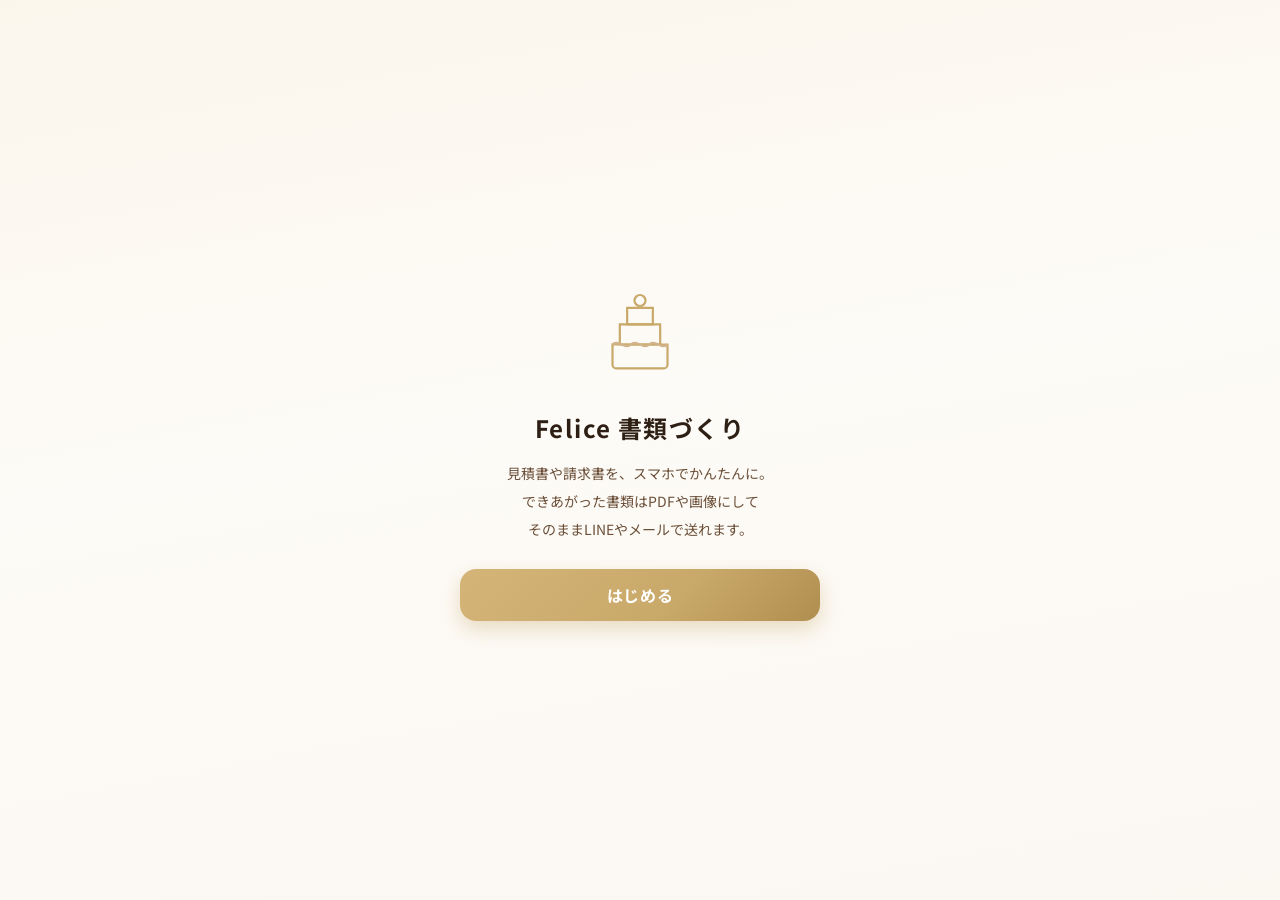
<file: billing/index.html>
<!DOCTYPE html>
<html lang="ja">
<head>
  <meta charset="UTF-8">
  <meta name="viewport" content="width=device-width, initial-scale=1, viewport-fit=cover">
  <meta name="robots" content="noindex, nofollow">
  <meta name="theme-color" content="#fdfbf7">
  <title>Felice 書類づくり</title>
  <link rel="manifest" href="manifest.json">
  <link rel="icon" href="icons/icon-192.png">
  <link rel="apple-touch-icon" href="icons/apple-touch-icon.png">
  <meta name="mobile-web-app-capable" content="yes">
  <meta name="apple-mobile-web-app-capable" content="yes">
  <meta name="apple-mobile-web-app-status-bar-style" content="default">
  <meta name="apple-mobile-web-app-title" content="Felice書類">
  <link rel="preconnect" href="https://fonts.googleapis.com">
  <link rel="preconnect" href="https://fonts.gstatic.com" crossorigin>
  <link href="https://fonts.googleapis.com/css2?family=Italiana&family=Noto+Sans+JP:wght@400;500;700&family=Noto+Serif+JP:wght@400;600&display=swap" rel="stylesheet">
  <link rel="stylesheet" href="styles.css">
</head>
<body>

<!-- ══════════ アプリ本体 ══════════ -->
<div class="app" id="app">

  <header class="appbar">
    <div class="brand">
      <span class="brand-logo">Felice</span>
      <span class="brand-sub">書類づくり</span>
    </div>
  </header>

  <main class="main" id="main">

    <!-- ── ホーム ── -->
    <section class="view active" id="view-home">
      <div id="backup-banner"></div>
      <p class="home-date" id="home-date"></p>
      <h1 class="home-title">なにを<br>おつくりしますか？</h1>
      <button class="btn-cta" id="btn-create">
        <svg viewBox="0 0 24 24" class="ic"><path d="M12 5v14M5 12h14" stroke-linecap="round"/></svg>
        書類をつくる
      </button>
      <div class="home-quick" id="home-quick"></div>
      <div class="sec-head">
        <h2>最近の書類</h2>
        <button class="link" id="link-all-docs">すべて見る</button>
      </div>
      <div id="home-recent"></div>
    </section>

    <!-- ── 書類一覧 ── -->
    <section class="view" id="view-docs">
      <h1 class="view-title">書類</h1>
      <div class="searchbox">
        <svg viewBox="0 0 24 24" class="ic"><circle cx="11" cy="11" r="7"/><path d="M20 20l-3.5-3.5" stroke-linecap="round"/></svg>
        <input type="search" id="doc-search" placeholder="宛先や件名でさがす" autocomplete="off">
      </div>
      <div class="chips" id="doc-type-chips"></div>
      <div class="chips chips-sub" id="doc-status-chips"></div>
      <div id="doc-list"></div>
    </section>

    <!-- ── 顧客 ── -->
    <section class="view" id="view-customers">
      <h1 class="view-title">宛先リスト</h1>
      <p class="view-lead">よく書類を送る相手を登録しておくと、次からえらぶだけで作れます。</p>
      <button class="btn-secondary" id="btn-add-customer">
        <svg viewBox="0 0 24 24" class="ic"><path d="M12 5v14M5 12h14" stroke-linecap="round"/></svg>
        宛先を追加する
      </button>
      <div id="customer-list"></div>
    </section>

    <!-- ── 設定 ── -->
    <section class="view" id="view-settings">
      <h1 class="view-title">設定</h1>

      <div class="card form-card">
        <h2 class="card-title">じぶんの情報 <small>書類の「発行者」として印字されます</small></h2>
        <label class="field"><span>屋号（お店の名前）</span><input type="text" id="set-issuerName"></label>
        <label class="field"><span>お名前</span><input type="text" id="set-issuerPerson" placeholder="例：山田 花子"></label>
        <label class="field"><span>郵便番号</span><input type="text" id="set-postal" inputmode="numeric" placeholder="例：123-4567"></label>
        <label class="field"><span>住所</span><input type="text" id="set-address" placeholder="例：東京都〇〇区…"></label>
        <label class="field"><span>電話番号</span><input type="tel" id="set-tel" placeholder="例：090-1234-5678"></label>
        <label class="field"><span>メールアドレス</span><input type="email" id="set-email"></label>
      </div>

      <div class="card form-card">
        <h2 class="card-title">お振込先 <small>請求書に印字されます</small></h2>
        <label class="field"><span>銀行名</span><input type="text" id="set-bankName" placeholder="例：〇〇銀行"></label>
        <label class="field"><span>支店名</span><input type="text" id="set-branch" placeholder="例：〇〇支店"></label>
        <label class="field"><span>口座の種類</span>
          <select id="set-bankType"><option>普通</option><option>当座</option></select>
        </label>
        <label class="field"><span>口座番号</span><input type="text" id="set-bankNumber" inputmode="numeric"></label>
        <label class="field"><span>口座名義（カタカナ）</span><input type="text" id="set-bankHolder" placeholder="例：ヤマダ ハナコ"></label>
        <label class="field field-check">
          <input type="checkbox" id="set-bankFeeNote">
          <span>「振込手数料はご負担ください」の一文を請求書に入れる</span>
        </label>
      </div>

      <div class="card form-card">
        <h2 class="card-title">書類の初期設定</h2>
        <label class="field"><span>見積書の有効期限（発行日から）</span>
          <span class="field-suffix"><input type="number" id="set-quoteValidDays" inputmode="numeric" min="1"><em>日</em></span>
        </label>
        <label class="field"><span>請求書の支払期限（発行日から）</span>
          <span class="field-suffix"><input type="number" id="set-paymentTermDays" inputmode="numeric" min="1"><em>日</em></span>
        </label>
        <label class="field"><span>領収書の但し書き（なんの代金か）</span><input type="text" id="set-receiptProviso"></label>
        <label class="field field-check">
          <input type="checkbox" id="set-showStampBox">
          <span>領収書に収入印紙の枠を印字する（紙で渡す場合）</span>
        </label>
        <p class="hint">※紙で渡す領収書は、金額が5万円以上だと収入印紙が必要になることがあります。くわしくは国税庁の案内や税理士さんにご確認ください。</p>
      </div>

      <div class="card form-card">
        <h2 class="card-title">データのバックアップ</h2>
        <p class="hint">データはこのスマホ（ブラウザ）の中だけに保存されています。月に1回くらい、バックアップファイルを保存しておくと安心です。</p>
        <p class="hint" id="backup-last"></p>
        <button class="btn-secondary" id="btn-export">
          <svg viewBox="0 0 24 24" class="ic"><path d="M12 3v12M7 10l5 5 5-5M4 21h16" stroke-linecap="round" stroke-linejoin="round"/></svg>
          バックアップを保存する
        </button>
        <button class="btn-ghost" id="btn-import">バックアップから戻す</button>
        <input type="file" id="import-file" accept=".json,application/json" hidden>
      </div>

      <div class="card form-card">
        <h2 class="card-title">このアプリについて</h2>
        <p class="hint">・入力した内容はどこにも送信されず、この端末の中だけに保存されます。</p>
        <p class="hint">・書類は消費税をふくんだ「税込」の金額で作られます（インボイス制度の適格請求書には対応していません）。</p>
        <p class="hint">・税金や書類の保存ルールについて迷ったら、税理士さんや国税庁の案内をご確認ください。このアプリの表示は税務のアドバイスではありません。</p>
        <p class="hint">・ホーム画面に追加しておくと、アプリのようにすぐ開けます。</p>
        <p class="hint version">Felice 書類づくり v1.0</p>
      </div>
    </section>

  </main>

  <!-- ── ボトムナビ ── -->
  <nav class="bottomnav" id="bottomnav">
    <button class="nav-btn active" data-view="home">
      <svg viewBox="0 0 24 24" class="ic"><path d="M4 11l8-7 8 7v9a1.5 1.5 0 0 1-1.5 1.5h-4v-6h-5v6h-4A1.5 1.5 0 0 1 4 20z" stroke-linejoin="round"/></svg>
      <span>ホーム</span>
    </button>
    <button class="nav-btn" data-view="docs">
      <svg viewBox="0 0 24 24" class="ic"><path d="M7 3h7l4 4v13a1 1 0 0 1-1 1H7a1 1 0 0 1-1-1V4a1 1 0 0 1 1-1z" stroke-linejoin="round"/><path d="M14 3v4h4M9.5 12h5M9.5 16h5" stroke-linecap="round"/></svg>
      <span>書類</span>
    </button>
    <button class="nav-btn" data-view="customers">
      <svg viewBox="0 0 24 24" class="ic"><circle cx="12" cy="8.5" r="3.5"/><path d="M5 20c.8-3.4 3.6-5.5 7-5.5s6.2 2.1 7 5.5" stroke-linecap="round"/></svg>
      <span>宛先</span>
    </button>
    <button class="nav-btn" data-view="settings">
      <svg viewBox="0 0 24 24" class="ic"><circle cx="12" cy="12" r="3"/><path d="M12 2.8l1.2 2.6 2.8-.5 1 2.7 2.7 1-.5 2.8 2 2-2 2 .5 2.8-2.7 1-1 2.7-2.8-.5-1.2 2.6-1.2-2.6-2.8.5-1-2.7-2.7-1 .5-2.8-2-2 2-2-.5-2.8 2.7-1 1-2.7 2.8.5z" stroke-linejoin="round"/></svg>
      <span>設定</span>
    </button>
  </nav>
</div>

<!-- ══════════ 作成ウィザード ══════════ -->
<div class="overlay" id="wizard">
  <div class="ov-bar">
    <button class="ov-back" id="wiz-back" aria-label="もどる">
      <svg viewBox="0 0 24 24" class="ic"><path d="M15 5l-7 7 7 7" stroke-linecap="round" stroke-linejoin="round"/></svg>
    </button>
    <div class="ov-bar-center">
      <div class="dots" id="wiz-dots"></div>
      <div class="ov-title" id="wiz-title">書類をつくる</div>
    </div>
    <button class="ov-close" id="wiz-close" aria-label="とじる">
      <svg viewBox="0 0 24 24" class="ic"><path d="M6 6l12 12M18 6L6 18" stroke-linecap="round"/></svg>
    </button>
  </div>

  <div class="ov-body" id="wiz-body">

    <!-- Step: 種類 -->
    <div class="wstep" id="wstep-type">
      <h2 class="wstep-title">どの書類をつくりますか？</h2>
      <div class="type-cards" id="type-cards"></div>
    </div>

    <!-- Step: 宛先 -->
    <div class="wstep" id="wstep-customer">
      <h2 class="wstep-title">どなたに送りますか？</h2>
      <label class="field">
        <span>宛先の名前</span>
        <input type="text" id="wiz-cust-name" placeholder="例：スタジオ〇〇" autocomplete="off">
      </label>
      <div class="seg" id="wiz-honorific">
        <button data-v="御中" class="active">御中<small>会社・お店あて</small></button>
        <button data-v="様">様<small>個人あて</small></button>
      </div>
      <div id="wiz-cust-suggest"></div>
      <details class="adv">
        <summary>宛先の住所（省略できます）</summary>
        <label class="field"><span>住所</span><input type="text" id="wiz-cust-addr"></label>
      </details>
    </div>

    <!-- Step: 内容 -->
    <div class="wstep" id="wstep-content">
      <h2 class="wstep-title">内容を入力しましょう</h2>
      <label class="field">
        <span>件名（なんのお仕事？）</span>
        <input type="text" id="wiz-title-input" placeholder="例：撮影用クレイケーキ 制作費">
      </label>
      <div class="items-head"><span>品目</span><span id="wiz-items-hint">品名とお値段を入れてください</span></div>
      <div id="wiz-items"></div>
      <button class="btn-ghost btn-add-item" id="btn-add-item">
        <svg viewBox="0 0 24 24" class="ic"><path d="M12 5v14M5 12h14" stroke-linecap="round"/></svg>
        品目を追加
      </button>

      <details class="adv" id="wiz-adv">
        <summary>くわしい設定（日付・番号など）</summary>
        <label class="field"><span>発行日</span><input type="date" id="wiz-issueDate"></label>
        <div id="wiz-type-fields"></div>
        <label class="field"><span>書類番号（自動でつきます）</span><input type="text" id="wiz-number"></label>
        <label class="field"><span>備考（書類の下に印字されます）</span><textarea id="wiz-notes" rows="2" placeholder="例：納期はご相談ください"></textarea></label>
      </details>
    </div>

    <!-- Step: 確認 -->
    <div class="wstep" id="wstep-confirm">
      <h2 class="wstep-title">この内容でつくります</h2>
      <div class="preview-wrap" id="wiz-preview"></div>
    </div>

  </div>

  <div class="ov-foot">
    <div class="foot-total" id="wiz-total"></div>
    <button class="btn-primary" id="wiz-next">つぎへ</button>
  </div>
</div>

<!-- ══════════ 書類詳細 ══════════ -->
<div class="overlay" id="detail">
  <div class="ov-bar">
    <button class="ov-back" id="detail-back" aria-label="もどる">
      <svg viewBox="0 0 24 24" class="ic"><path d="M15 5l-7 7 7 7" stroke-linecap="round" stroke-linejoin="round"/></svg>
    </button>
    <div class="ov-bar-center"><div class="ov-title" id="detail-title"></div></div>
    <button class="ov-close" id="detail-menu" aria-label="メニュー">
      <svg viewBox="0 0 24 24" class="ic"><circle cx="12" cy="5.5" r="1.6" fill="currentColor" stroke="none"/><circle cx="12" cy="12" r="1.6" fill="currentColor" stroke="none"/><circle cx="12" cy="18.5" r="1.6" fill="currentColor" stroke="none"/></svg>
    </button>
  </div>
  <div class="ov-body">
    <div id="detail-meta"></div>
    <div class="preview-wrap" id="detail-preview"></div>
  </div>
  <div class="ov-foot detail-foot">
    <button class="btn-secondary" id="btn-convert">
      <svg viewBox="0 0 24 24" class="ic"><path d="M4 12h13M13 6l6 6-6 6" stroke-linecap="round" stroke-linejoin="round"/></svg>
      <span>次の書類へ</span>
    </button>
    <button class="btn-primary" id="btn-share">
      <svg viewBox="0 0 24 24" class="ic"><path d="M12 15V4M7.5 7.5L12 3l4.5 4.5M5 13v6a1.5 1.5 0 0 0 1.5 1.5h11A1.5 1.5 0 0 0 19 19v-6" stroke-linecap="round" stroke-linejoin="round"/></svg>
      共有する
    </button>
  </div>
</div>

<!-- ══════════ 共通パーツ ══════════ -->
<div class="asheet-wrap" id="asheet-wrap">
  <div class="asheet-bg" id="asheet-bg"></div>
  <div class="asheet" id="asheet"></div>
</div>

<div class="modal-wrap" id="confirm-wrap">
  <div class="modal">
    <p id="confirm-msg"></p>
    <div class="modal-btns">
      <button class="btn-ghost" id="confirm-no">やめる</button>
      <button class="btn-primary" id="confirm-yes">OK</button>
    </div>
  </div>
</div>

<div id="toast-wrap"></div>

<!-- ══════════ オンボーディング ══════════ -->
<div class="ob" id="ob">
  <div class="ob-slide active" data-slide="1">
    <div class="ob-art">
      <svg viewBox="0 0 120 120" class="ob-cake">
        <path d="M30 78h60v22a4 4 0 0 1-4 4H34a4 4 0 0 1-4-4z"/>
        <path d="M38 56h44v22H38z"/>
        <path d="M46 38h28v18H46z"/>
        <circle cx="60" cy="30" r="6"/>
        <path d="M30 78c6-6 14 6 20 0s14 6 20 0 14 6 20 0" class="drip"/>
      </svg>
    </div>
    <h1 class="ob-title">Felice 書類づくり</h1>
    <p class="ob-text">見積書や請求書を、スマホでかんたんに。<br>できあがった書類はPDFや画像にして<br>そのままLINEやメールで送れます。</p>
    <button class="btn-primary ob-next">はじめる</button>
  </div>
  <div class="ob-slide" data-slide="2">
    <h1 class="ob-title">じぶんの情報</h1>
    <p class="ob-text">書類に印字される情報です。<br>あとから「設定」でいつでも変えられます。</p>
    <div class="ob-form">
      <label class="field"><span>屋号（お店の名前）</span><input type="text" id="ob-issuerName"></label>
      <label class="field"><span>お名前</span><input type="text" id="ob-issuerPerson" placeholder="例：山田 花子"></label>
      <label class="field"><span>メールアドレス</span><input type="email" id="ob-email"></label>
    </div>
    <button class="btn-primary ob-next">つぎへ</button>
    <button class="btn-ghost ob-skip">あとで入力する</button>
  </div>
  <div class="ob-slide" data-slide="3">
    <div class="ob-art">
      <svg viewBox="0 0 24 24" class="ob-icon"><rect x="6" y="2.5" width="12" height="19" rx="2.5"/><path d="M12 17.5h.01" stroke-linecap="round"/></svg>
    </div>
    <h1 class="ob-title">ホーム画面に追加</h1>
    <p class="ob-text" id="ob-a2hs-text">ブラウザのメニューから「ホーム画面に追加」をしておくと、アプリのようにすぐ開けて、データも消えにくくなります。</p>
    <button class="btn-primary ob-next">はじめましょう</button>
  </div>
</div>

<!-- PDF・印刷用ステージ（画面には見えません） -->
<div id="pdf-stage" aria-hidden="true"></div>
<div id="print-stage" aria-hidden="true"></div>

<script src="lib/html2canvas.min.js"></script>
<script src="lib/jspdf.umd.min.js"></script>
<script src="app.js"></script>
</body>
</html>
</file>
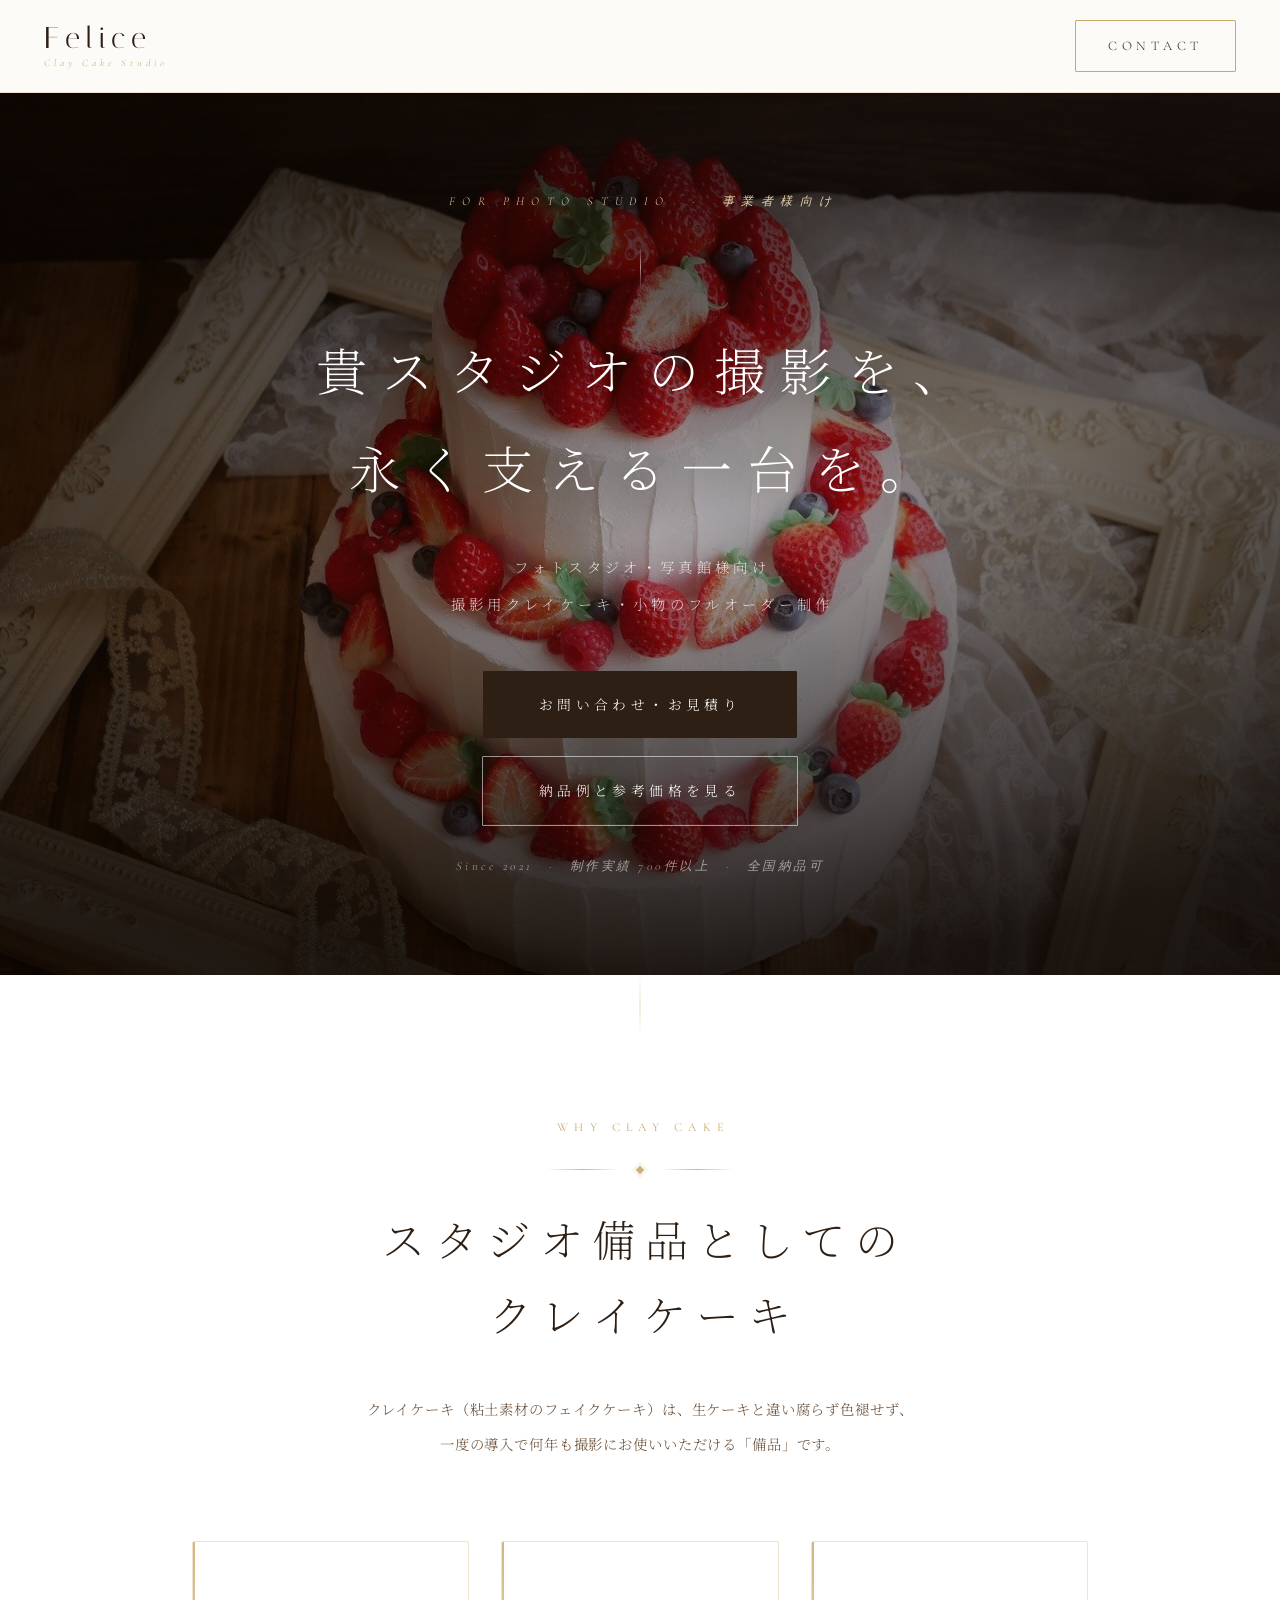
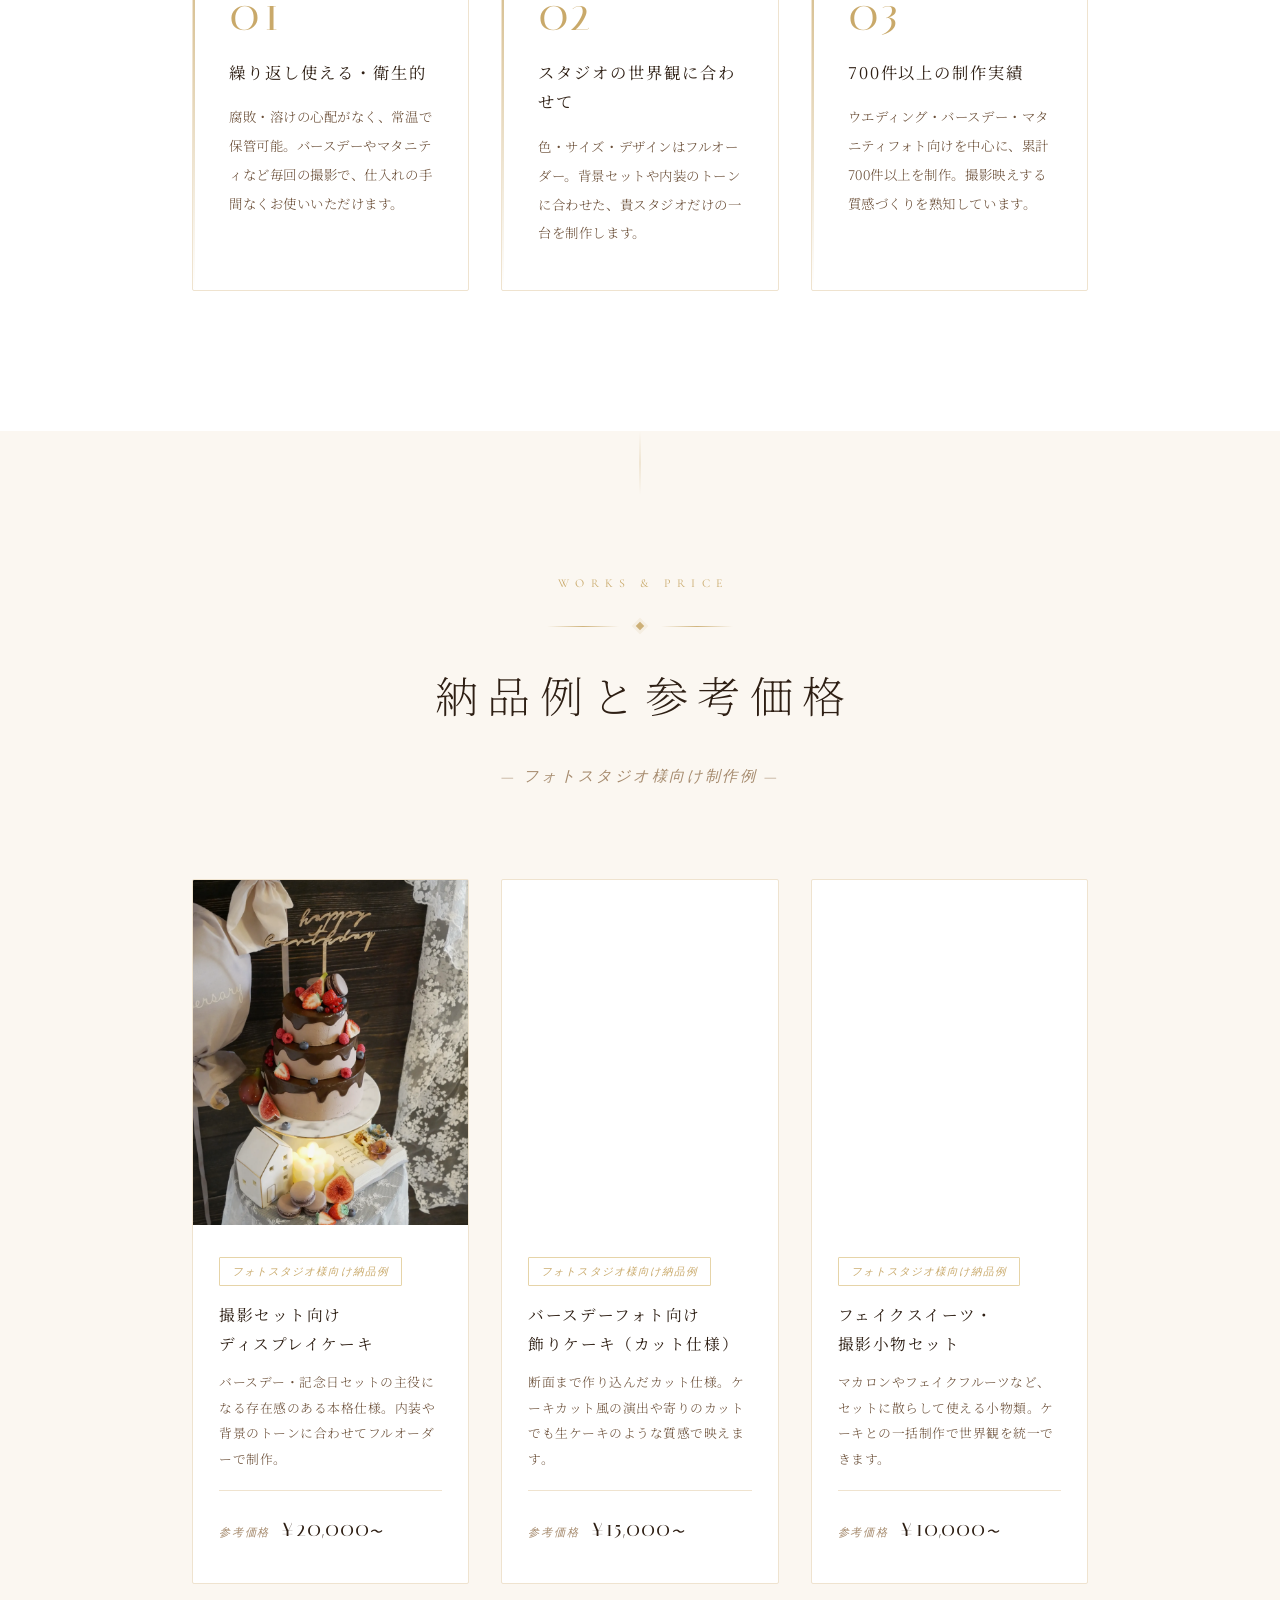
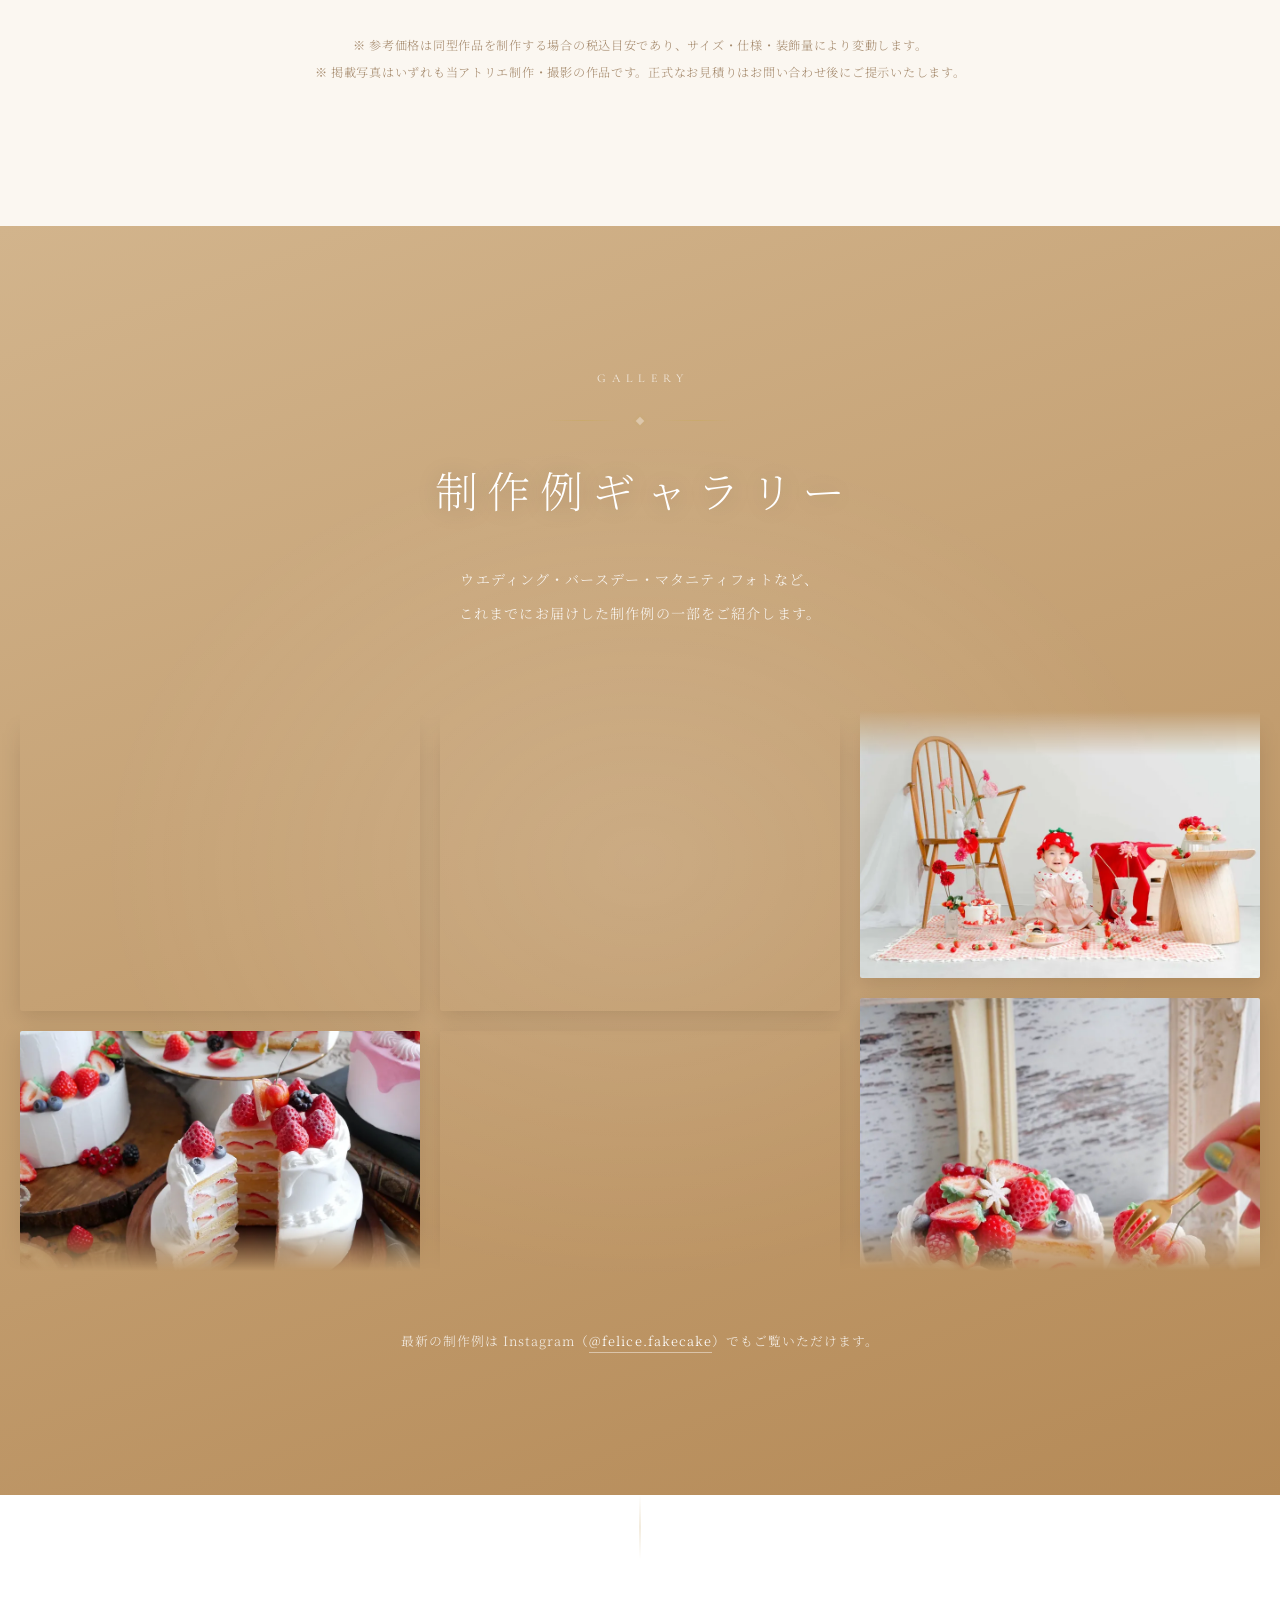
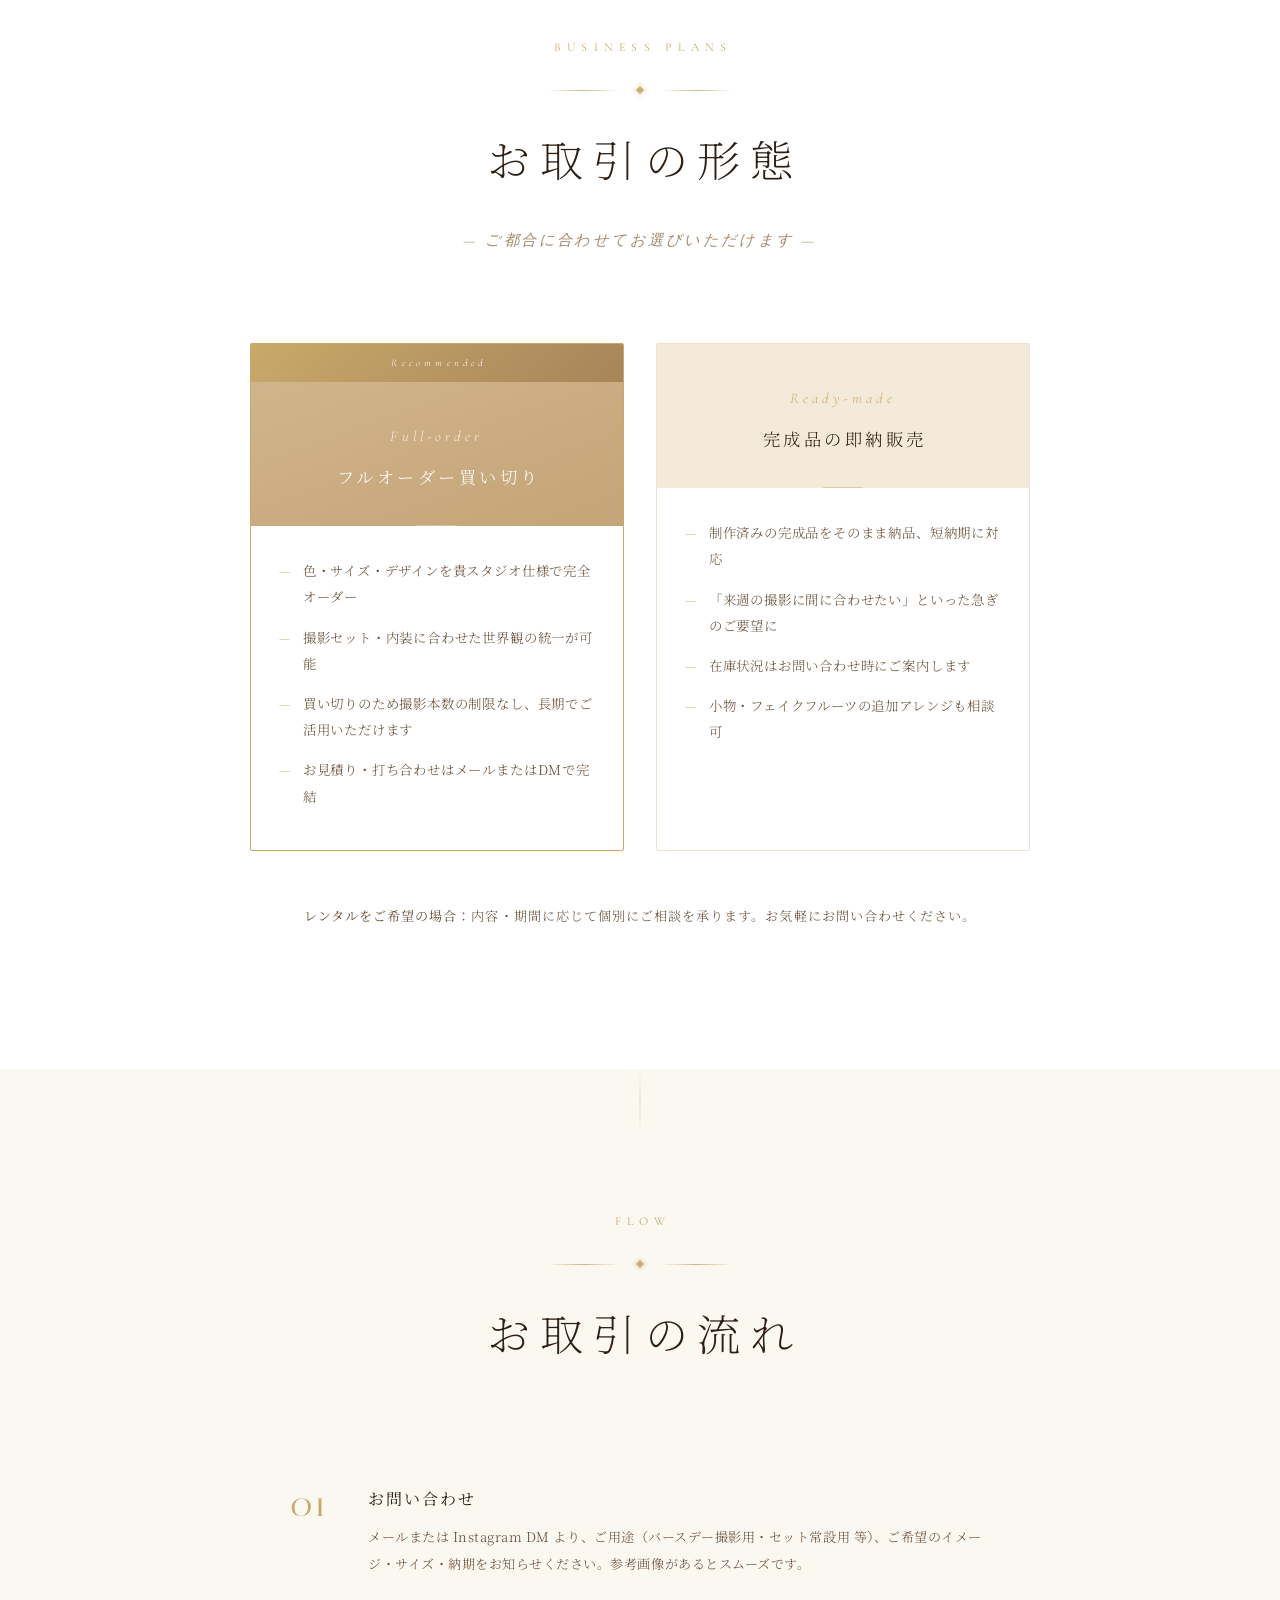
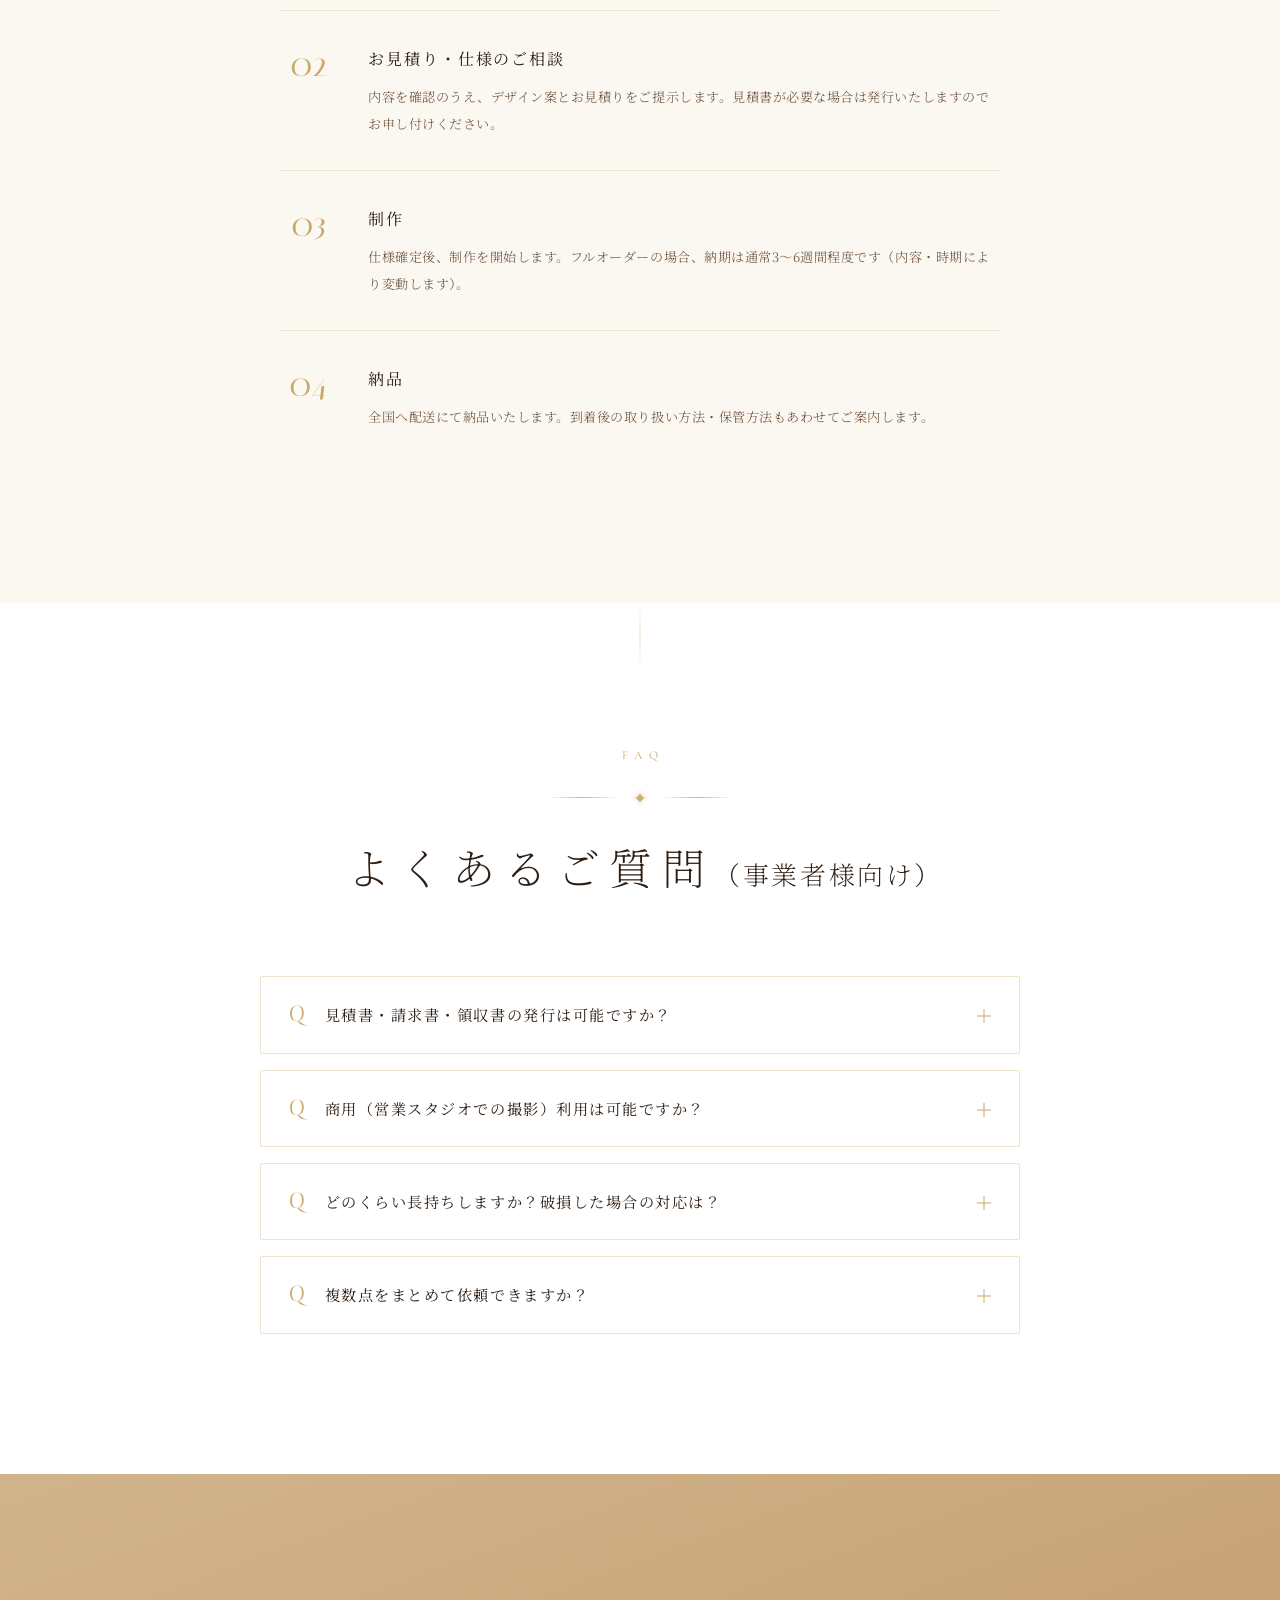
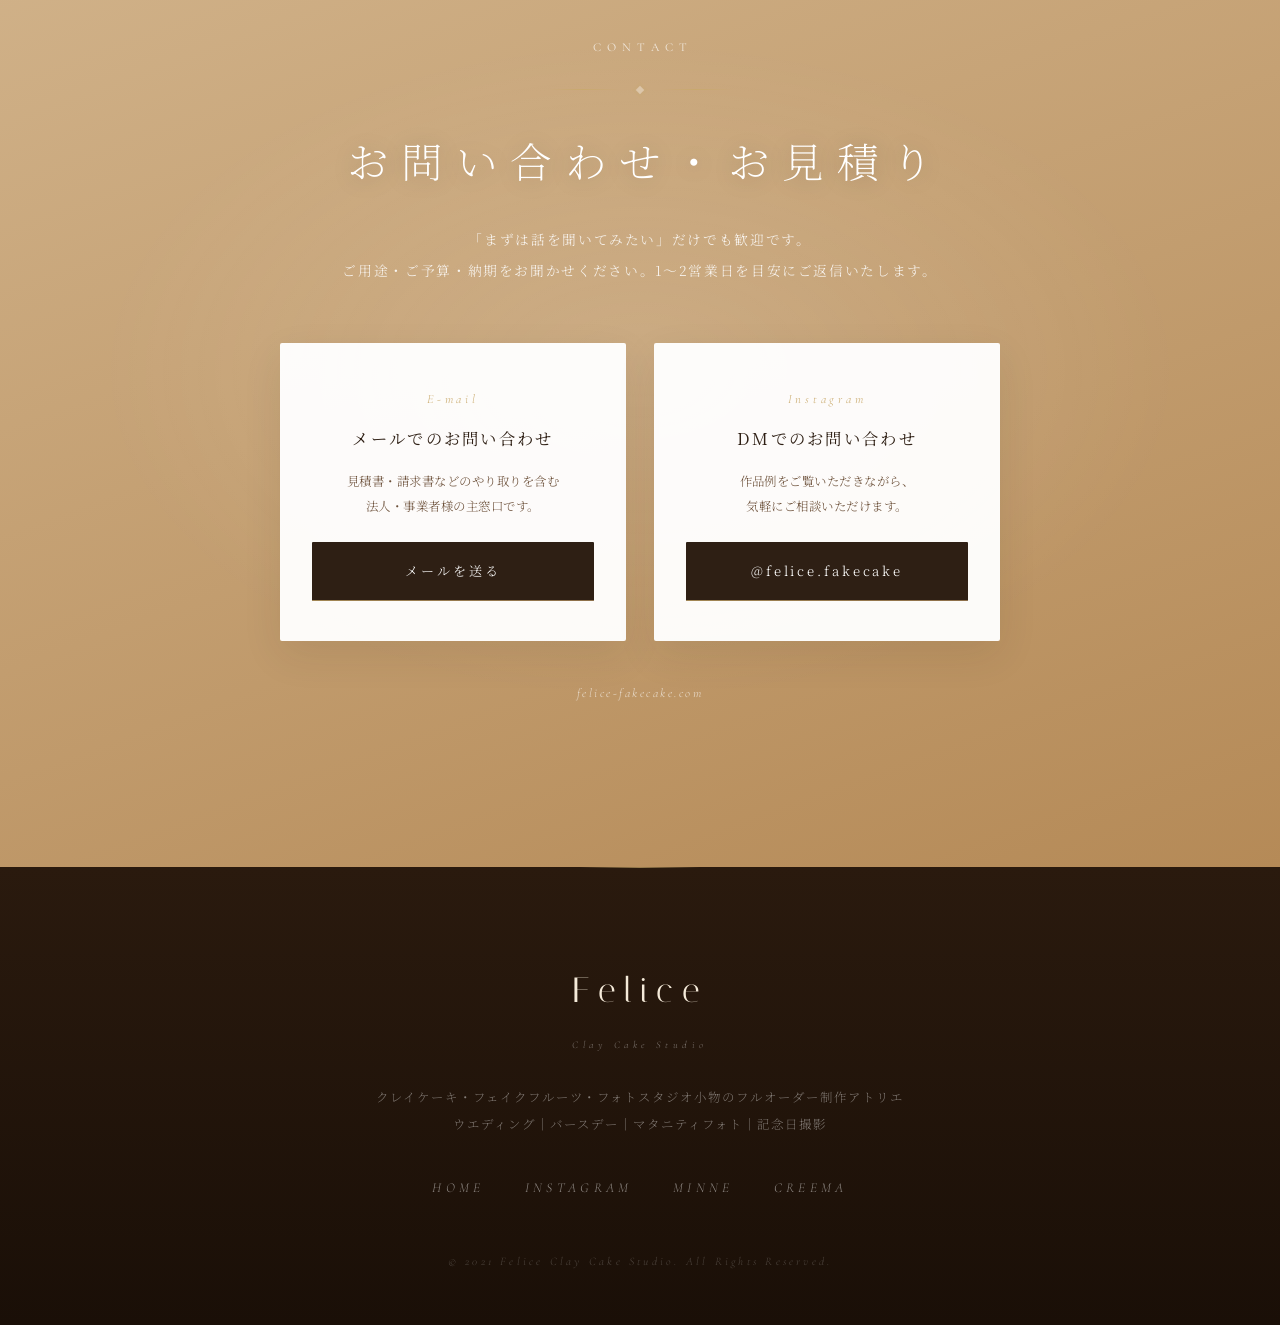
<file: for-studio.html>
<!DOCTYPE html>
<html lang="ja">
<head>
  <meta charset="UTF-8">
  <meta name="viewport" content="width=device-width, initial-scale=1.0">
  <meta name="format-detection" content="telephone=no">
  <meta name="theme-color" content="#c9a96a">
  <link rel="icon" href="favicon.ico" sizes="any">
  <link rel="icon" href="favicon.svg" type="image/svg+xml">
  <link rel="apple-touch-icon" href="apple-touch-icon.png">
  <link rel="manifest" href="site.webmanifest">

  <!-- ═══ Primary SEO ═══ -->
  <title>フォトスタジオ様向け 撮影用クレイケーキ・小物の制作 | Felice（法人・事業者様）</title>
  <meta name="description" content="フォトスタジオ・写真館向けの撮影用クレイケーキ、フェイクフルーツ、ディスプレイ小物を制作するアトリエ Felice の事業者様向けページ。フルオーダー買い切り・完成品の即納販売に対応。制作実績700件以上、全国納品可。">
  <meta name="robots" content="index,follow,max-image-preview:large,max-snippet:-1">
  <link rel="canonical" href="https://felice-fakecake.com/for-studio">

  <!-- ═══ Open Graph ═══ -->
  <meta property="og:type" content="website">
  <meta property="og:site_name" content="Felice｜Clay Cake Studio">
  <meta property="og:title" content="フォトスタジオ様向け 撮影用クレイケーキ・小物の制作 | Felice">
  <meta property="og:description" content="フォトスタジオ・写真館向けの撮影用クレイケーキ、ディスプレイ小物のフルオーダー制作。完成品の即納販売にも対応。制作実績700件以上。">
  <meta property="og:url" content="https://felice-fakecake.com/for-studio">
  <meta property="og:image" content="https://felice-fakecake.com/images/original/LINE_ALBUM_ウェディング系_260403_6.jpg">
  <meta property="og:locale" content="ja_JP">

  <link rel="preconnect" href="https://fonts.googleapis.com">
  <link rel="preconnect" href="https://fonts.gstatic.com" crossorigin>
  <link href="https://fonts.googleapis.com/css2?family=Cormorant+Garamond:ital,wght@0,300;0,400;0,500;0,600;1,300;1,400;1,600&family=Italiana&family=Noto+Serif+JP:wght@200;300;400;500;600&display=swap" rel="stylesheet">

  <!-- ═══ Structured Data (JSON-LD) ═══ -->
  <script type="application/ld+json">
  {
    "@context": "https://schema.org",
    "@graph": [
      {
        "@type": "WebPage",
        "@id": "https://felice-fakecake.com/for-studio#webpage",
        "url": "https://felice-fakecake.com/for-studio",
        "name": "フォトスタジオ様向け 撮影用クレイケーキ・小物の制作 | Felice",
        "inLanguage": "ja",
        "isPartOf": { "@id": "https://felice-fakecake.com/#website" },
        "about": { "@id": "https://felice-fakecake.com/#organization" }
      },
      {
        "@type": "Service",
        "@id": "https://felice-fakecake.com/for-studio#service-b2b",
        "serviceType": "フォトスタジオ向け撮影小物の制作・販売",
        "name": "フォトスタジオ様向け クレイケーキ・撮影小物の制作",
        "description": "フォトスタジオ・写真館向けに、撮影用クレイケーキ、フェイクフルーツ、ディスプレイ小物をフルオーダー制作。完成品の即納販売にも対応。見積書・請求書の発行可。",
        "provider": { "@id": "https://felice-fakecake.com/#organization" },
        "audience": { "@type": "BusinessAudience", "name": "フォトスタジオ・写真館" },
        "areaServed": { "@type": "Country", "name": "日本" },
        "offers": { "@type": "Offer", "priceCurrency": "JPY", "description": "要相談（メールまたはInstagram DMよりお問い合わせ）" }
      }
    ]
  }
  </script>

  <style>
    /* ── Reset ── */
    *, *::before, *::after { box-sizing: border-box; margin: 0; padding: 0; }
    html { scroll-behavior: smooth; }
    body {
      font-family: 'Noto Serif JP', serif;
      font-weight: 300;
      color: var(--text);
      background: var(--ivory);
      line-height: 2;
      -webkit-font-smoothing: antialiased;
      -moz-osx-font-smoothing: grayscale;
      text-rendering: optimizeLegibility;
    }
    ::selection { background: var(--champagne); color: var(--white); }
    img { display: block; max-width: 100%; }
    a   { text-decoration: none; color: inherit; }

    /* ── Tokens ── */
    :root {
      --tan:        #d2b48c;
      --tan-mid:    #c4a478;
      --tan-dark:   #a8845a;
      --tan-pale:   #f4ead9;
      --tan-ultra:  #fbf7f1;
      --champagne:  #c9a96a;
      --champagne-light: #e6d4a8;
      --white:      #ffffff;
      --ivory:      #fdfbf7;
      --text:       #2e1f14;
      --text-mid:   #6b4f38;
      --text-soft:  #a68b6e;
      --border:     #ead9bf;
      --border-soft:#efe3cf;
      --shadow-sm:  0 4px 16px rgba(46,31,20,.06);
      --shadow-md:  0 14px 40px rgba(46,31,20,.09);
      --shadow-lg:  0 28px 72px rgba(46,31,20,.14);
      --ease:       cubic-bezier(.22,.61,.36,1);
      --ease-lux:   cubic-bezier(.76,0,.24,1);
      --sec:        140px;
    }

    /* ── Layout ── */
    .serif-en   { font-family: 'Cormorant Garamond', serif; }
    .serif-display { font-family: 'Italiana', serif; letter-spacing: .08em; }
    .container  { max-width: 960px; margin: 0 auto; padding: 0 32px; }
    .container-sm { max-width: 680px; margin: 0 auto; padding: 0 32px; }
    .section    { padding: var(--sec) 32px; position: relative; }
    .section-ultra { background: var(--tan-ultra); }
    .section-white { background: var(--white); }
    .text-center { text-align: center; }

    .section-ultra::before,
    .section-white::before {
      content: ''; position: absolute; top: 0; left: 50%; transform: translateX(-50%);
      width: 1px; height: 64px;
      background: linear-gradient(to bottom, transparent, var(--champagne) 50%, transparent);
      opacity: .45;
    }

    /* ── Ornament ── */
    .ornament {
      display: flex; align-items: center; justify-content: center;
      gap: 18px; margin: 28px auto; width: fit-content;
    }
    .ornament::before, .ornament::after {
      content: ''; display: block; width: 72px; height: 1px;
      background: linear-gradient(to right, transparent, var(--champagne) 50%, transparent);
      opacity: .85;
    }
    .ornament-diamond {
      width: 6px; height: 6px;
      background: var(--champagne); transform: rotate(45deg); opacity: .9;
      box-shadow: 0 0 0 3px rgba(201,169,106,.12);
    }

    /* ── Section label / heading ── */
    .label {
      font-family: 'Cormorant Garamond', serif;
      font-size: 12px; font-weight: 400;
      letter-spacing: .52em; text-transform: uppercase;
      color: var(--champagne); text-align: center; display: block;
      padding-left: .52em;
    }
    .label--white { color: rgba(255,255,255,.75); }
    .section-title {
      font-family: 'Noto Serif JP', serif; font-weight: 200;
      font-size: clamp(1.85rem, 4.8vw, 2.7rem);
      letter-spacing: .22em; line-height: 1.75; text-align: center;
      margin-top: 20px; color: var(--text);
      padding-left: .22em;
    }
    .section-subtitle {
      margin-top: 28px; text-align: center;
      font-family: 'Cormorant Garamond', serif; font-style: italic;
      font-size: .95rem; font-weight: 300; letter-spacing: .16em;
      color: var(--text-soft);
    }
    .section-lead {
      margin-top: 40px; text-align: center;
      font-size: .9rem; font-weight: 300; color: var(--text-mid);
      line-height: 2.4; letter-spacing: .06em;
    }

    /* ── Buttons ── */
    .btn {
      position: relative; display: inline-flex; align-items: center; justify-content: center;
      padding: 20px 56px; border-radius: 1px;
      font-family: 'Noto Serif JP', serif; font-weight: 300; font-size: .86rem;
      letter-spacing: .32em; cursor: pointer; border: none;
      transition: color .5s var(--ease-lux), transform .5s var(--ease-lux), box-shadow .5s var(--ease-lux);
      overflow: hidden; isolation: isolate;
    }
    .btn::before {
      content: ''; position: absolute; inset: 0; z-index: -1;
      transform: translateY(100%); transition: transform .55s var(--ease-lux);
    }
    .btn:hover::before { transform: translateY(0); }
    .btn-primary { background: var(--text); color: var(--white); }
    .btn-primary::before { background: linear-gradient(135deg, var(--champagne), var(--tan-dark)); }
    .btn-primary:hover { color: var(--white); transform: translateY(-2px); box-shadow: var(--shadow-md); }
    .btn-outline { background: transparent; color: var(--white); border: 1px solid rgba(255,255,255,.55); }
    .btn-outline::before { background: rgba(255,255,255,.12); }
    .btn-outline:hover { transform: translateY(-2px); border-color: rgba(255,255,255,.85); }

    /* ── HEADER ── */
    .header {
      position: sticky; top: 0; z-index: 100;
      background: rgba(253,251,247,.88);
      -webkit-backdrop-filter: saturate(1.2) blur(14px);
              backdrop-filter: saturate(1.2) blur(14px);
      border-bottom: 1px solid var(--border-soft);
      padding: 20px 44px;
      display: flex; align-items: center; justify-content: space-between;
    }
    .header-logo {
      font-family: 'Italiana', serif;
      font-size: 1.9rem; font-weight: 400; letter-spacing: .22em;
      color: var(--text); line-height: 1;
    }
    .header-logo span {
      display: block; font-family: 'Cormorant Garamond', serif;
      font-size: .62rem; font-weight: 300; font-style: italic; letter-spacing: .4em;
      color: var(--champagne); margin-top: 6px;
    }
    .header-cta {
      position: relative; overflow: hidden; isolation: isolate;
      font-family: 'Cormorant Garamond', serif; font-size: .82rem;
      letter-spacing: .36em; padding: 12px 32px; text-transform: uppercase;
      background: transparent; color: var(--text);
      border: 1px solid var(--champagne); border-radius: 1px;
      transition: color .45s var(--ease-lux);
    }
    .header-cta::before {
      content: ''; position: absolute; inset: 0; z-index: -1;
      background: var(--champagne); transform: translateX(-101%);
      transition: transform .5s var(--ease-lux);
    }
    .header-cta:hover { color: var(--white); }
    .header-cta:hover::before { transform: translateX(0); }

    /* ── HERO (static image, B2B) ── */
    .hero {
      position: relative; min-height: 78vh;
      display: flex; align-items: center; justify-content: center; overflow: hidden;
    }
    .hero-bg { position: absolute; inset: 0; z-index: 0; background: #1a0c04; }
    .hero-bg img { width: 100%; height: 100%; object-fit: cover; }
    .hero-bg::after {
      content: ''; position: absolute; inset: 0;
      background:
        radial-gradient(ellipse 70% 50% at 50% 50%, rgba(0,0,0,0) 0%, rgba(10,4,0,.45) 70%, rgba(10,4,0,.75) 100%),
        linear-gradient(165deg, rgba(18,8,2,.6) 0%, rgba(36,18,6,.3) 50%, rgba(10,4,0,.68) 100%);
    }
    .hero-inner {
      position: relative; z-index: 2;
      display: flex; flex-direction: column; align-items: center;
      text-align: center; padding: 96px 32px; max-width: 820px; width: 100%;
    }
    .hero-label {
      font-family: 'Cormorant Garamond', serif; font-size: 12px;
      letter-spacing: .62em; text-transform: uppercase; font-style: italic;
      color: var(--champagne-light); display: block; margin-bottom: 32px;
      padding-left: .62em;
    }
    .hero-rule {
      width: 1px; height: 44px;
      background: linear-gradient(to bottom, transparent, rgba(255,255,255,.55), transparent);
      margin: 0 auto 32px;
    }
    .hero-catch {
      font-family: 'Noto Serif JP', serif; font-weight: 200;
      font-size: clamp(1.9rem, 5.4vw, 3.2rem);
      letter-spacing: .3em; line-height: 1.9; color: var(--white);
      text-shadow: 0 4px 40px rgba(10,4,0,.55);
      padding-left: .3em;
    }
    .hero-sub {
      margin-top: 32px; font-family: 'Noto Serif JP', serif; font-weight: 200;
      font-size: .9rem; letter-spacing: .3em;
      color: rgba(255,255,255,.85); line-height: 2.6;
      padding-left: .3em;
    }
    .hero-cta { margin-top: 48px; display: flex; flex-direction: column; gap: 18px; align-items: center; }
    .hero-note {
      margin-top: 28px; font-family: 'Cormorant Garamond', serif; font-style: italic;
      font-size: .78rem; color: rgba(255,255,255,.55); letter-spacing: .28em;
    }

    /* ── MERITS (3 cards) ── */
    .merit-grid { display: grid; grid-template-columns: repeat(3, 1fr); gap: 32px; margin-top: 80px; }
    .merit-card {
      background: var(--white); border: 1px solid var(--border-soft); border-radius: 2px;
      padding: 48px 36px 42px; position: relative; overflow: hidden;
      transition: box-shadow .55s var(--ease-lux), transform .55s var(--ease-lux), border-color .55s var(--ease-lux);
    }
    .merit-card:hover {
      box-shadow: var(--shadow-lg); transform: translateY(-6px);
      border-color: var(--champagne-light);
    }
    .merit-card::before {
      content: ''; position: absolute; top: 0; left: 0;
      width: 2px; height: 100%;
      background: linear-gradient(to bottom, var(--champagne), transparent);
      opacity: .85;
    }
    .merit-num {
      font-family: 'Italiana', serif; font-size: 3rem;
      font-weight: 400; color: var(--champagne); line-height: 1; margin-bottom: 20px;
      letter-spacing: .04em;
    }
    .merit-title {
      font-weight: 400; font-size: 1.02rem; letter-spacing: .12em;
      margin-bottom: 16px; line-height: 1.8; color: var(--text);
    }
    .merit-text {
      font-weight: 300; font-size: .84rem; color: var(--text-mid);
      line-height: 2.15; letter-spacing: .04em;
    }

    /* ── WORKS (納品例) ── */
    .works-grid { display: grid; grid-template-columns: repeat(3, 1fr); gap: 32px; margin-top: 88px; }
    .work-card {
      background: var(--white); border: 1px solid var(--border-soft); border-radius: 2px;
      overflow: hidden;
      transition: box-shadow .6s var(--ease-lux), transform .6s var(--ease-lux), border-color .6s var(--ease-lux);
    }
    .work-card:hover { box-shadow: var(--shadow-lg); transform: translateY(-6px); border-color: var(--champagne-light); }
    .work-photo { aspect-ratio: 4/5; overflow: hidden; }
    .work-photo img {
      width: 100%; height: 100%; object-fit: cover;
      filter: sepia(8%) brightness(.97);
      transition: transform 1.1s var(--ease-lux), filter 1.1s var(--ease-lux);
    }
    .work-card:hover .work-photo img { transform: scale(1.05); filter: sepia(4%) brightness(1); }
    .work-body { padding: 28px 26px 32px; }
    .work-tag {
      display: inline-block;
      font-family: 'Cormorant Garamond', serif; font-style: italic;
      font-size: .66rem; letter-spacing: .1em; color: var(--champagne);
      border: 1px solid var(--champagne-light); border-radius: 1px;
      padding: 3px 12px; margin-bottom: 14px; white-space: nowrap;
    }
    .work-title {
      font-weight: 400; font-size: .98rem; letter-spacing: .1em;
      line-height: 1.9; color: var(--text); margin-bottom: 10px;
    }
    .work-use {
      font-size: .8rem; font-weight: 300; color: var(--text-mid);
      line-height: 2; letter-spacing: .04em; margin-bottom: 18px;
    }
    .work-price {
      border-top: 1px solid var(--border-soft); padding-top: 16px;
      display: flex; align-items: baseline; gap: 10px;
    }
    .work-price-label {
      font-family: 'Cormorant Garamond', serif; font-style: italic;
      font-size: .7rem; letter-spacing: .16em; color: var(--text-soft);
    }
    .work-price-value {
      font-family: 'Italiana', serif; font-size: 1.4rem;
      letter-spacing: .04em; color: var(--text);
    }
    .work-price-value span {
      font-family: 'Cormorant Garamond', serif; font-size: .8rem; font-style: italic;
    }
    .works-note {
      margin-top: 48px; text-align: center;
      font-size: .76rem; font-weight: 300; color: var(--text-soft);
      line-height: 2.2; letter-spacing: .06em;
    }

    /* ── GALLERY (制作例ギャラリー) ── */
    .gallery-section {
      position: relative;
      background:
        radial-gradient(ellipse 70% 55% at 50% 50%, rgba(255,255,255,.12) 0%, transparent 60%),
        linear-gradient(160deg, #d2b48c 0%, #b58a57 100%);
      padding: var(--sec) 0;
      overflow: hidden;
    }
    .section-title--white { color: var(--white); text-shadow: 0 2px 24px rgba(20,8,0,.22); }
    .gallery-lead {
      margin-top: 36px; text-align: center;
      font-size: .88rem; font-weight: 300; color: rgba(255,255,255,.88);
      line-height: 2.4; letter-spacing: .08em;
    }
    .gallery-note {
      margin-top: 56px; text-align: center; padding: 0 32px;
      font-size: .8rem; font-weight: 300; color: rgba(255,255,255,.82);
      letter-spacing: .08em; line-height: 2.2;
    }
    .gallery-note a {
      color: var(--white); border-bottom: 1px solid rgba(255,255,255,.45);
      padding-bottom: 2px; transition: border-color .45s var(--ease-lux);
    }
    .gallery-note a:hover { border-color: var(--white); }

    /* ── Masonry scroll ── */
    .masonry-outer {
      margin-top: 80px; overflow: hidden;
      -webkit-mask-image: linear-gradient(to bottom, transparent 0%, black 8%, black 92%, transparent 100%);
      mask-image:         linear-gradient(to bottom, transparent 0%, black 8%, black 92%, transparent 100%);
      height: 560px;
    }
    /* align-items: flex-start 必須 — stretch だと translateY(-50%) の基準が
       最長列の高さに揃い、短い列がループの折り返しで大きく跳ぶ */
    .masonry-track { display: flex; gap: 20px; width: 100%; padding: 0 20px; align-items: flex-start; }
    .masonry-col {
      flex: 1; display: flex; flex-direction: column; gap: 20px;
      /* 列末尾には gap が付かないため padding で1つ分補い、
         -50% を「複製1周分」にピクセル一致させる */
      padding-bottom: 20px;
      animation: masonryUp linear infinite; will-change: transform;
    }
    .masonry-col:nth-child(1) { animation-duration: 38s; }
    .masonry-col:nth-child(2) { animation-duration: 46s; animation-delay: -6s; }
    .masonry-col:nth-child(3) { animation-duration: 41s; animation-delay: -14s; }
    @keyframes masonryUp { 0% { transform: translateY(0); } 100% { transform: translateY(-50%); } }
    .masonry-col img {
      /* height: auto 必須 — width/height 属性の height がそのまま効くと
         画像が固定pxに引き伸ばされる（属性は読み込み前の領域確保用） */
      width: 100%; height: auto; border-radius: 2px; display: block; object-fit: cover;
      box-shadow: 0 6px 20px rgba(30,15,5,.12);
      transition: transform .8s var(--ease-lux), box-shadow .8s var(--ease-lux);
    }
    .masonry-col img:hover { transform: scale(1.03); box-shadow: 0 14px 36px rgba(30,15,5,.2); }

    /* ── PLANS (取引形態) ── */
    .plans-grid { display: grid; grid-template-columns: repeat(2, 1fr); gap: 32px; margin-top: 88px; max-width: 780px; margin-left: auto; margin-right: auto; }
    .plan-card {
      border: 1px solid var(--border-soft); border-radius: 2px; overflow: hidden;
      background: var(--white); position: relative;
      transition: box-shadow .6s var(--ease-lux), transform .6s var(--ease-lux), border-color .6s var(--ease-lux);
    }
    .plan-card:hover {
      box-shadow: var(--shadow-lg); transform: translateY(-8px);
      border-color: var(--champagne-light);
    }
    .plan-card--featured { border: 1px solid var(--champagne); }
    .plan-card--featured::before {
      content: 'Recommended'; display: block; text-align: center;
      background: linear-gradient(135deg, var(--champagne), var(--tan-dark));
      color: var(--white); font-family: 'Cormorant Garamond', serif;
      font-size: 10px; font-style: italic; letter-spacing: .42em;
      padding: 9px; padding-left: calc(.42em + 9px);
    }
    .plan-head { background: var(--tan-pale); padding: 40px 28px 32px; text-align: center; position: relative; }
    .plan-head::after {
      content: ''; position: absolute; bottom: 0; left: 50%; transform: translateX(-50%);
      width: 40px; height: 1px; background: var(--champagne); opacity: .5;
    }
    .plan-head--featured { background: linear-gradient(160deg, var(--tan) 0%, var(--tan-mid) 100%); }
    .plan-head--featured::after { background: rgba(255,255,255,.5); }
    .plan-type-en {
      font-family: 'Cormorant Garamond', serif; font-size: .92rem; font-style: italic;
      letter-spacing: .28em; color: var(--champagne); margin-bottom: 8px;
    }
    .plan-type-en--white { color: rgba(255,255,255,.85); }
    .plan-type-ja {
      font-family: 'Noto Serif JP', serif; font-weight: 300; font-size: 1.08rem;
      letter-spacing: .2em; color: var(--text);
      padding-left: .2em;
    }
    .plan-type-ja--white { color: var(--white); }
    .plan-body { padding: 32px 28px 40px; }
    .plan-features { list-style: none; display: flex; flex-direction: column; gap: 14px; }
    .plan-features li {
      font-size: .84rem; font-weight: 300; color: var(--text-mid);
      display: flex; gap: 12px; align-items: flex-start; letter-spacing: .06em; line-height: 1.95;
    }
    .plan-features li::before { content: '—'; color: var(--champagne); flex-shrink: 0; font-family: 'Cormorant Garamond', serif; }
    .plans-rental-note {
      margin-top: 52px; text-align: center;
      font-size: .82rem; font-weight: 300; color: var(--text-mid); letter-spacing: .08em;
    }
    .plans-rental-note strong { font-weight: 400; }

    /* ── FLOW (取引の流れ) ── */
    .flow-list {
      margin-top: 80px; max-width: 720px; margin-left: auto; margin-right: auto;
      display: flex; flex-direction: column; gap: 0;
    }
    .flow-step {
      display: flex; gap: 32px; align-items: flex-start;
      padding: 32px 0; border-bottom: 1px solid var(--border-soft);
    }
    .flow-step:last-child { border-bottom: none; }
    .flow-num {
      font-family: 'Italiana', serif; font-size: 2.2rem; line-height: 1.2;
      color: var(--champagne); flex-shrink: 0; width: 56px; text-align: center;
    }
    .flow-body { flex: 1; }
    .flow-title {
      font-weight: 400; font-size: 1rem; letter-spacing: .12em;
      color: var(--text); margin-bottom: 8px;
    }
    .flow-text {
      font-size: .82rem; font-weight: 300; color: var(--text-mid);
      line-height: 2.1; letter-spacing: .04em;
    }

    /* ── FAQ ── */
    .faq-list {
      margin-top: 72px; max-width: 760px; margin-left: auto; margin-right: auto;
      display: flex; flex-direction: column; gap: 16px;
    }
    .faq-item {
      border: 1px solid var(--border-soft); border-radius: 2px; background: var(--white);
      transition: border-color .55s var(--ease-lux), box-shadow .55s var(--ease-lux);
    }
    .faq-item[open] { border-color: var(--champagne-light); box-shadow: var(--shadow-sm); }
    .faq-item summary {
      list-style: none; cursor: pointer; padding: 24px 28px;
      display: flex; align-items: flex-start; gap: 18px;
      font-family: 'Noto Serif JP', serif; font-weight: 400;
      font-size: .95rem; letter-spacing: .1em; line-height: 1.8; color: var(--text);
    }
    .faq-item summary::-webkit-details-marker { display: none; }
    .faq-q {
      font-family: 'Italiana', serif; font-size: 1.4rem; color: var(--champagne);
      line-height: 1; margin-top: 2px; flex-shrink: 0;
    }
    .faq-title { flex: 1; }
    .faq-icon {
      flex-shrink: 0; width: 14px; height: 14px; position: relative; margin-top: 8px;
      transition: transform .45s var(--ease-lux);
    }
    .faq-icon::before, .faq-icon::after {
      content: ''; position: absolute; background: var(--champagne);
      top: 50%; left: 50%;
    }
    .faq-icon::before { width: 14px; height: 1px; transform: translate(-50%,-50%); }
    .faq-icon::after  { width: 1px; height: 14px; transform: translate(-50%,-50%); transition: transform .45s var(--ease-lux); }
    .faq-item[open] .faq-icon::after { transform: translate(-50%,-50%) rotate(90deg); opacity: 0; }
    .faq-answer {
      padding: 0 28px 26px 66px;
      font-size: .82rem; font-weight: 300; line-height: 2.1; color: var(--text-mid);
      letter-spacing: .06em;
    }

    /* ── CONTACT ── */
    .contact-section {
      position: relative;
      background:
        radial-gradient(ellipse 70% 55% at 50% 50%, rgba(255,255,255,.12) 0%, transparent 60%),
        linear-gradient(160deg, #d2b48c 0%, #b58a57 100%);
      padding: calc(var(--sec) * 1.15) 32px; text-align: center; overflow: hidden;
    }
    .contact-final {
      font-family: 'Noto Serif JP', serif; font-weight: 200;
      font-size: clamp(1.7rem, 4.6vw, 2.6rem);
      letter-spacing: .3em; line-height: 1.9; color: var(--white);
      text-shadow: 0 2px 24px rgba(20,8,0,.22);
      margin-top: 28px; padding-left: .3em;
    }
    .contact-sub {
      margin-top: 24px;
      font-size: .86rem; font-weight: 300; color: rgba(255,255,255,.88);
      letter-spacing: .12em; line-height: 2.3;
    }
    .contact-cards {
      margin-top: 56px; display: grid; grid-template-columns: repeat(2, 1fr);
      gap: 28px; max-width: 720px; margin-left: auto; margin-right: auto;
    }
    .contact-card {
      background: rgba(255,255,255,.96); border-radius: 2px;
      padding: 44px 32px 40px; text-align: center;
      box-shadow: var(--shadow-md);
      transition: transform .55s var(--ease-lux), box-shadow .55s var(--ease-lux);
    }
    .contact-card:hover { transform: translateY(-5px); box-shadow: var(--shadow-lg); }
    .contact-card-en {
      font-family: 'Cormorant Garamond', serif; font-style: italic;
      font-size: .78rem; letter-spacing: .3em; color: var(--champagne); margin-bottom: 10px;
    }
    .contact-card-title {
      font-weight: 400; font-size: 1.02rem; letter-spacing: .14em; color: var(--text);
      margin-bottom: 14px;
    }
    .contact-card-text {
      font-size: .78rem; font-weight: 300; color: var(--text-mid);
      line-height: 2; letter-spacing: .04em; margin-bottom: 24px;
    }
    .contact-card .btn { padding: 16px 40px; font-size: .82rem; letter-spacing: .22em; width: 100%; }
    .contact-note {
      margin-top: 40px; font-family: 'Cormorant Garamond', serif; font-style: italic;
      font-size: .78rem; color: rgba(255,255,255,.68); letter-spacing: .2em;
    }

    /* ── FOOTER ── */
    .footer {
      position: relative;
      background: linear-gradient(180deg, #2a1a0e 0%, #1a0f07 100%);
      padding: 88px 32px 52px; text-align: center;
    }
    .footer::before {
      content: ''; position: absolute; top: 0; left: 50%; transform: translateX(-50%);
      width: 120px; height: 1px;
      background: linear-gradient(to right, transparent, var(--champagne), transparent);
      opacity: .7;
    }
    .footer-logo {
      font-family: 'Italiana', serif; font-size: 2.2rem;
      font-weight: 400; letter-spacing: .26em; color: var(--tan-pale);
    }
    .footer-logo span {
      display: block; font-family: 'Cormorant Garamond', serif;
      font-size: .64rem; font-weight: 300; font-style: italic; letter-spacing: .44em;
      color: rgba(255,255,255,.4); margin-top: 10px;
    }
    .footer-tagline {
      margin-top: 28px; font-family: 'Noto Serif JP', serif; font-weight: 200;
      font-size: .78rem; letter-spacing: .16em; line-height: 2.2;
      color: rgba(255,255,255,.45);
    }
    .footer-links {
      display: flex; justify-content: center; gap: 36px; margin-top: 32px; flex-wrap: wrap;
    }
    .footer-links a {
      position: relative;
      font-family: 'Cormorant Garamond', serif; font-size: .85rem; font-style: italic;
      letter-spacing: .32em; color: rgba(255,255,255,.5);
      text-transform: uppercase; transition: color .45s var(--ease-lux);
      padding: 4px 2px;
    }
    .footer-links a::after {
      content: ''; position: absolute; left: 0; right: 0; bottom: -2px;
      height: 1px; background: var(--champagne);
      transform: scaleX(0); transform-origin: center;
      transition: transform .5s var(--ease-lux);
    }
    .footer-links a:hover { color: var(--champagne-light); }
    .footer-links a:hover::after { transform: scaleX(.6); }
    .footer-copy {
      margin-top: 44px; font-family: 'Cormorant Garamond', serif;
      font-size: .72rem; font-style: italic; letter-spacing: .28em;
      color: rgba(255,255,255,.22);
    }

    /* ── Scroll animations ── */
    .fade-up {
      opacity: 0; transform: translateY(64px);
      transition: opacity 1.3s var(--ease-lux), transform 1.3s var(--ease-lux);
    }
    .fade-up.is-visible { opacity: 1; transform: translateY(0); }
    .fade-up.delay-1 { transition-delay: .18s; }
    .fade-up.delay-2 { transition-delay: .36s; }
    .fade-up.delay-3 { transition-delay: .54s; }

    .hero-copy { animation: heroFadeIn 2s var(--ease-lux) both; }
    .hero-cta  { animation: heroFadeIn 2s var(--ease-lux) .8s both; }
    .hero-note { animation: heroFadeIn 2s var(--ease-lux) 1.3s both; }
    @keyframes heroFadeIn {
      from { opacity: 0; transform: translateY(32px); }
      to   { opacity: 1; transform: translateY(0); }
    }

    @media (prefers-reduced-motion: reduce) {
      *, *::before, *::after { animation-duration: .01ms !important; transition-duration: .01ms !important; }
      .masonry-col { animation: none !important; }
    }

    /* ── Responsive ── */
    @media (max-width: 768px) {
      :root { --sec: 96px; }
      .section { padding: var(--sec) 20px; }
      .merit-grid, .works-grid, .plans-grid, .contact-cards { grid-template-columns: 1fr; }
      .hero-inner { padding: 72px 24px; }
      .hero-catch { font-size: clamp(1.5rem, 6.6vw, 2.2rem); letter-spacing: .22em; }
      .header { padding: 16px 24px; }
      .header-logo { font-size: 1.5rem; }
      .header-logo span { display: none; }
      .flow-step { gap: 20px; padding: 26px 0; }
      .flow-num { width: 40px; font-size: 1.8rem; }
      .btn { padding: 18px 40px; letter-spacing: .24em; }
      .masonry-outer { height: 420px; }
    }
  </style>
</head>
<body>

  <!-- ═══════════ HEADER ═══════════ -->
  <header class="header">
    <a href="./" class="header-logo serif-en" aria-label="Felice トップページへ">
      Felice
      <span>Clay Cake Studio</span>
    </a>
    <a href="#contact" class="header-cta">Contact</a>
  </header>


  <!-- ═══════════ ① HERO ═══════════ -->
  <section class="hero">
    <div class="hero-bg">
      <img src="images/original/LINE_ALBUM_ウェディング系_260403_6.jpg"
           alt="フォトスタジオ向けクレイケーキによる撮影ディスプレイ" fetchpriority="high">
    </div>

    <div class="hero-inner">
      <div class="hero-copy">
        <span class="hero-label">For Photo Studio &nbsp;·&nbsp; 事業者様向け</span>
        <div class="hero-rule"></div>
        <h1 class="hero-catch">
          貴スタジオの撮影を、<br>永く支える一台を。
        </h1>
        <p class="hero-sub">
          フォトスタジオ・写真館様向け<br>
          撮影用クレイケーキ・小物のフルオーダー制作
        </p>
      </div>
      <div class="hero-cta">
        <a href="#contact" class="btn btn-primary">お問い合わせ・お見積り</a>
        <a href="#works" class="btn btn-outline">納品例と参考価格を見る</a>
      </div>
      <p class="hero-note">Since 2021　·　制作実績 700件以上　·　全国納品可</p>
    </div>
  </section>


  <!-- ═══════════ ② MERITS ═══════════ -->
  <section class="section section-white">
    <div class="container">
      <span class="label fade-up">Why Clay Cake</span>
      <div class="ornament fade-up delay-1"><div class="ornament-diamond"></div></div>
      <h2 class="section-title fade-up delay-2">
        スタジオ備品としての<br>クレイケーキ
      </h2>
      <p class="section-lead fade-up delay-3">
        クレイケーキ（粘土素材のフェイクケーキ）は、生ケーキと違い腐らず色褪せず、<br>
        一度の導入で何年も撮影にお使いいただける「備品」です。
      </p>

      <div class="merit-grid">
        <div class="merit-card fade-up delay-1">
          <div class="merit-num serif-en">01</div>
          <p class="merit-title">繰り返し使える・衛生的</p>
          <p class="merit-text">
            腐敗・溶けの心配がなく、常温で保管可能。バースデーやマタニティなど毎回の撮影で、仕入れの手間なくお使いいただけます。
          </p>
        </div>
        <div class="merit-card fade-up delay-2">
          <div class="merit-num serif-en">02</div>
          <p class="merit-title">スタジオの世界観に合わせて</p>
          <p class="merit-text">
            色・サイズ・デザインはフルオーダー。背景セットや内装のトーンに合わせた、貴スタジオだけの一台を制作します。
          </p>
        </div>
        <div class="merit-card fade-up delay-3">
          <div class="merit-num serif-en">03</div>
          <p class="merit-title">700件以上の制作実績</p>
          <p class="merit-text">
            ウエディング・バースデー・マタニティフォト向けを中心に、累計700件以上を制作。撮影映えする質感づくりを熟知しています。
          </p>
        </div>
      </div>
    </div>
  </section>


  <!-- ═══════════ ③ WORKS（納品例と参考価格） ═══════════ -->
  <section id="works" class="section section-ultra">
    <div class="container">
      <span class="label fade-up">Works &amp; Price</span>
      <div class="ornament fade-up delay-1"><div class="ornament-diamond"></div></div>
      <h2 class="section-title fade-up delay-2">
        納品例と参考価格
      </h2>
      <p class="section-subtitle fade-up delay-3">— フォトスタジオ様向け制作例 —</p>

      <div class="works-grid">

        <article class="work-card fade-up delay-1">
          <div class="work-photo">
            <picture><source srcset="images/webp/686E89D3-07BB-4AE6-A220-17829DD1C71A.webp" type="image/webp"><img src="images/original/686E89D3-07BB-4AE6-A220-17829DD1C71A.jpg" alt="撮影セット用クレイケーキ｜フォトスタジオ様向け納品例" loading="lazy" decoding="async"></picture>
          </div>
          <div class="work-body">
            <span class="work-tag">フォトスタジオ様向け納品例</span>
            <h3 class="work-title">撮影セット向け<br>ディスプレイケーキ</h3>
            <p class="work-use">
              バースデー・記念日セットの主役になる存在感のある本格仕様。内装や背景のトーンに合わせてフルオーダーで制作。
            </p>
            <div class="work-price">
              <span class="work-price-label">参考価格</span>
              <span class="work-price-value serif-en">¥20,000<span>〜</span></span>
            </div>
          </div>
        </article>

        <article class="work-card fade-up delay-2">
          <div class="work-photo">
            <picture><source srcset="images/webp/3ADB4CAB-09D1-4598-B3BB-E1CD3FDE01C2.webp" type="image/webp"><img src="images/original/3ADB4CAB-09D1-4598-B3BB-E1CD3FDE01C2.jpg" alt="カット演出対応クレイケーキ｜フォトスタジオ様向け納品例" loading="lazy" decoding="async"></picture>
          </div>
          <div class="work-body">
            <span class="work-tag">フォトスタジオ様向け納品例</span>
            <h3 class="work-title">バースデーフォト向け<br>飾りケーキ（カット仕様）</h3>
            <p class="work-use">
              断面まで作り込んだカット仕様。ケーキカット風の演出や寄りのカットでも生ケーキのような質感で映えます。
            </p>
            <div class="work-price">
              <span class="work-price-label">参考価格</span>
              <span class="work-price-value serif-en">¥15,000<span>〜</span></span>
            </div>
          </div>
        </article>

        <article class="work-card fade-up delay-3">
          <div class="work-photo">
            <picture><source srcset="images/webp/4B7F715A-7250-4AB3-9197-AAFF8597B422.webp" type="image/webp"><img src="images/original/4B7F715A-7250-4AB3-9197-AAFF8597B422.jpg" alt="フェイクスイーツ・撮影小物セット｜フォトスタジオ様向け納品例" loading="lazy" decoding="async"></picture>
          </div>
          <div class="work-body">
            <span class="work-tag">フォトスタジオ様向け納品例</span>
            <h3 class="work-title">フェイクスイーツ・<br>撮影小物セット</h3>
            <p class="work-use">
              マカロンやフェイクフルーツなど、セットに散らして使える小物類。ケーキとの一括制作で世界観を統一できます。
            </p>
            <div class="work-price">
              <span class="work-price-label">参考価格</span>
              <span class="work-price-value serif-en">¥10,000<span>〜</span></span>
            </div>
          </div>
        </article>

      </div>

      <p class="works-note fade-up">
        ※ 参考価格は同型作品を制作する場合の税込目安であり、サイズ・仕様・装飾量により変動します。<br>
        ※ 掲載写真はいずれも当アトリエ制作・撮影の作品です。正式なお見積りはお問い合わせ後にご提示いたします。
      </p>
    </div>
  </section>


  <!-- ═══════════ ④ GALLERY（制作例ギャラリー） ═══════════ -->
  <section class="gallery-section" aria-label="制作例ギャラリー">
    <div class="container">
      <span class="label label--white fade-up">Gallery</span>
      <div class="ornament fade-up delay-1" style="--tan-dark: rgba(255,255,255,.38);">
        <div class="ornament-diamond" style="background:rgba(255,255,255,.38);"></div>
      </div>
      <h2 class="section-title section-title--white fade-up delay-2">
        制作例ギャラリー
      </h2>
      <p class="gallery-lead fade-up delay-3">
        ウエディング・バースデー・マタニティフォトなど、<br>
        これまでにお届けした制作例の一部をご紹介します。
      </p>
    </div>

    <div class="masonry-outer">
      <div class="masonry-track">
        <!-- col 1 (10 unique) -->
        <div class="masonry-col">
          <picture><source srcset="images/webp/AF62A4D7-4936-40CD-A49C-6EF85D527675.webp" type="image/webp"><img src="images/original/AF62A4D7-4936-40CD-A49C-6EF85D527675.jpg" alt="Felice のクレイケーキ制作実例｜ウエディング向けフェイクケーキ" width="1600" height="1201" loading="lazy" decoding="async"></picture>
          <picture><source srcset="images/webp/49DC7FCA-00A7-41A6-9B98-FD62F042FA0A.webp" type="image/webp"><img src="images/original/49DC7FCA-00A7-41A6-9B98-FD62F042FA0A.jpg" alt="クレイケーキ制作実績｜Felice オーダーメイド作品" width="900" height="675" loading="lazy" decoding="async"></picture>
          <picture><source srcset="images/webp/C9D753F9-B537-4319-9048-CC3AE9D389EC.webp" type="image/webp"><img src="images/original/C9D753F9-B537-4319-9048-CC3AE9D389EC.jpg" alt="フェイクケーキ制作例｜記念日フォト用ディスプレイ" width="900" height="1350" loading="lazy" decoding="async"></picture>
          <picture><source srcset="images/webp/1488C032-1AB4-4A9C-B1A5-8A62ECC1CB80.webp" type="image/webp"><img src="images/original/1488C032-1AB4-4A9C-B1A5-8A62ECC1CB80.jpg" alt="サンプルケーキ制作例｜撮影用ディスプレイ" width="900" height="1350" loading="lazy" decoding="async"></picture>
          <picture><source srcset="images/webp/S__29360139.webp" type="image/webp"><img src="images/original/S__29360139.jpg" alt="フェイクフルーツ装飾例｜フォトスタジオ小物" width="900" height="1198" loading="lazy" decoding="async"></picture>
          <picture><source srcset="images/webp/LINE_ALBUM_ケーキ_260403_1.webp" type="image/webp"><img src="images/original/LINE_ALBUM_ケーキ_260403_1.jpg" alt="クレイケーキ制作例｜オーダーメイドフェイクケーキ" width="900" height="675" loading="lazy" decoding="async"></picture>
          <picture><source srcset="images/webp/LINE_ALBUM_ケーキ_260403_5.webp" type="image/webp"><img src="images/original/LINE_ALBUM_ケーキ_260403_5.jpg" alt="ウエディングケーキ制作例｜クレイ造形" width="900" height="675" loading="lazy" decoding="async"></picture>
          <picture><source srcset="images/webp/LINE_ALBUM_ウェディング系_260403_4.webp" type="image/webp"><img src="images/original/LINE_ALBUM_ウェディング系_260403_4.jpg" alt="ウエディング装飾用クレイケーキ" width="900" height="675" loading="lazy" decoding="async"></picture>
          <picture><source srcset="images/webp/LINE_ALBUM_ウェディング系_260403_5.webp" type="image/webp"><img src="images/original/LINE_ALBUM_ウェディング系_260403_5.jpg" alt="ブライダル用フェイクケーキ制作実例" width="900" height="676" loading="lazy" decoding="async"></picture>
          <picture><source srcset="images/webp/LINE_ALBUM_ウェディング系_260403_2.webp" type="image/webp"><img src="images/original/LINE_ALBUM_ウェディング系_260403_2.jpg" alt="ウエディングクレイケーキ" width="900" height="675" loading="lazy" decoding="async"></picture>
          <!-- duplicate for loop -->
          <picture><source srcset="images/webp/AF62A4D7-4936-40CD-A49C-6EF85D527675.webp" type="image/webp"><img src="images/original/AF62A4D7-4936-40CD-A49C-6EF85D527675.jpg" alt="Felice のクレイケーキ制作実例｜ウエディング向けフェイクケーキ" width="1600" height="1201" loading="lazy" decoding="async"></picture>
          <picture><source srcset="images/webp/49DC7FCA-00A7-41A6-9B98-FD62F042FA0A.webp" type="image/webp"><img src="images/original/49DC7FCA-00A7-41A6-9B98-FD62F042FA0A.jpg" alt="クレイケーキ制作実績｜Felice オーダーメイド作品" width="900" height="675" loading="lazy" decoding="async"></picture>
          <picture><source srcset="images/webp/C9D753F9-B537-4319-9048-CC3AE9D389EC.webp" type="image/webp"><img src="images/original/C9D753F9-B537-4319-9048-CC3AE9D389EC.jpg" alt="フェイクケーキ制作例｜記念日フォト用ディスプレイ" width="900" height="1350" loading="lazy" decoding="async"></picture>
          <picture><source srcset="images/webp/1488C032-1AB4-4A9C-B1A5-8A62ECC1CB80.webp" type="image/webp"><img src="images/original/1488C032-1AB4-4A9C-B1A5-8A62ECC1CB80.jpg" alt="サンプルケーキ制作例｜撮影用ディスプレイ" width="900" height="1350" loading="lazy" decoding="async"></picture>
          <picture><source srcset="images/webp/S__29360139.webp" type="image/webp"><img src="images/original/S__29360139.jpg" alt="フェイクフルーツ装飾例｜フォトスタジオ小物" width="900" height="1198" loading="lazy" decoding="async"></picture>
          <picture><source srcset="images/webp/LINE_ALBUM_ケーキ_260403_1.webp" type="image/webp"><img src="images/original/LINE_ALBUM_ケーキ_260403_1.jpg" alt="クレイケーキ制作例｜オーダーメイドフェイクケーキ" width="900" height="675" loading="lazy" decoding="async"></picture>
          <picture><source srcset="images/webp/LINE_ALBUM_ケーキ_260403_5.webp" type="image/webp"><img src="images/original/LINE_ALBUM_ケーキ_260403_5.jpg" alt="ウエディングケーキ制作例｜クレイ造形" width="900" height="675" loading="lazy" decoding="async"></picture>
          <picture><source srcset="images/webp/LINE_ALBUM_ウェディング系_260403_4.webp" type="image/webp"><img src="images/original/LINE_ALBUM_ウェディング系_260403_4.jpg" alt="ウエディング装飾用クレイケーキ" width="900" height="675" loading="lazy" decoding="async"></picture>
          <picture><source srcset="images/webp/LINE_ALBUM_ウェディング系_260403_5.webp" type="image/webp"><img src="images/original/LINE_ALBUM_ウェディング系_260403_5.jpg" alt="ブライダル用フェイクケーキ制作実例" width="900" height="676" loading="lazy" decoding="async"></picture>
          <picture><source srcset="images/webp/LINE_ALBUM_ウェディング系_260403_2.webp" type="image/webp"><img src="images/original/LINE_ALBUM_ウェディング系_260403_2.jpg" alt="ウエディングクレイケーキ" width="900" height="675" loading="lazy" decoding="async"></picture>
        </div>
        <!-- col 2 (10 unique) -->
        <div class="masonry-col">
          <picture><source srcset="images/webp/BF62B532-0284-47EA-8FA2-7EE608922D63.webp" type="image/webp"><img src="images/original/BF62B532-0284-47EA-8FA2-7EE608922D63.jpg" alt="クレイケーキ制作例｜撮影小物" width="900" height="676" loading="lazy" decoding="async"></picture>
          <picture><source srcset="images/webp/B71941BF-9991-46FB-9FD8-FB736652465C.webp" type="image/webp"><img src="images/original/B71941BF-9991-46FB-9FD8-FB736652465C.jpg" alt="オーダーメイドクレイケーキ制作実例" width="900" height="600" loading="lazy" decoding="async"></picture>
          <picture><source srcset="images/webp/A7E31EED-A5C1-42FB-BC82-48C70A947250.webp" type="image/webp"><img src="images/original/A7E31EED-A5C1-42FB-BC82-48C70A947250.jpg" alt="記念日用フェイクケーキ｜Felice 制作例" width="900" height="600" loading="lazy" decoding="async"></picture>
          <picture><source srcset="images/webp/21A632EE-0AC2-4FE7-BD93-2260366D91C1.webp" type="image/webp"><img src="images/original/21A632EE-0AC2-4FE7-BD93-2260366D91C1.jpg" alt="マタニティフォト用クレイケーキ" width="900" height="1200" loading="lazy" decoding="async"></picture>
          <picture><source srcset="images/webp/LINE_ALBUM_ケーキ_260403_2.webp" type="image/webp"><img src="images/original/LINE_ALBUM_ケーキ_260403_2.jpg" alt="クレイケーキ制作例｜ディスプレイ用" width="900" height="675" loading="lazy" decoding="async"></picture>
          <picture><source srcset="images/webp/LINE_ALBUM_ケーキ_260403_6.webp" type="image/webp"><img src="images/original/LINE_ALBUM_ケーキ_260403_6.jpg" alt="バースデークレイケーキ制作例" width="900" height="675" loading="lazy" decoding="async"></picture>
          <picture><source srcset="images/webp/LINE_ALBUM_ケーキ_260403_7.webp" type="image/webp"><img src="images/original/LINE_ALBUM_ケーキ_260403_7.jpg" alt="オーダーメイドフェイクケーキ" width="900" height="675" loading="lazy" decoding="async"></picture>
          <picture><source srcset="images/webp/LINE_ALBUM_ケーキ_260403_9.webp" type="image/webp"><img src="images/original/LINE_ALBUM_ケーキ_260403_9.jpg" alt="撮影用クレイケーキ｜フォトスタジオ小物" width="900" height="677" loading="lazy" decoding="async"></picture>
          <picture><source srcset="images/webp/LINE_ALBUM_ウェディング系_260403_1.webp" type="image/webp"><img src="images/original/LINE_ALBUM_ウェディング系_260403_1.jpg" alt="ウエディング用クレイケーキ制作例" width="900" height="675" loading="lazy" decoding="async"></picture>
          <picture><source srcset="images/webp/LINE_ALBUM_ウェディング系_260403_3.webp" type="image/webp"><img src="images/original/LINE_ALBUM_ウェディング系_260403_3.jpg" alt="ブライダル装飾用クレイケーキ" width="900" height="668" loading="lazy" decoding="async"></picture>
          <!-- duplicate for loop -->
          <picture><source srcset="images/webp/BF62B532-0284-47EA-8FA2-7EE608922D63.webp" type="image/webp"><img src="images/original/BF62B532-0284-47EA-8FA2-7EE608922D63.jpg" alt="クレイケーキ制作例｜撮影小物" width="900" height="676" loading="lazy" decoding="async"></picture>
          <picture><source srcset="images/webp/B71941BF-9991-46FB-9FD8-FB736652465C.webp" type="image/webp"><img src="images/original/B71941BF-9991-46FB-9FD8-FB736652465C.jpg" alt="オーダーメイドクレイケーキ制作実例" width="900" height="600" loading="lazy" decoding="async"></picture>
          <picture><source srcset="images/webp/A7E31EED-A5C1-42FB-BC82-48C70A947250.webp" type="image/webp"><img src="images/original/A7E31EED-A5C1-42FB-BC82-48C70A947250.jpg" alt="記念日用フェイクケーキ｜Felice 制作例" width="900" height="600" loading="lazy" decoding="async"></picture>
          <picture><source srcset="images/webp/21A632EE-0AC2-4FE7-BD93-2260366D91C1.webp" type="image/webp"><img src="images/original/21A632EE-0AC2-4FE7-BD93-2260366D91C1.jpg" alt="マタニティフォト用クレイケーキ" width="900" height="1200" loading="lazy" decoding="async"></picture>
          <picture><source srcset="images/webp/LINE_ALBUM_ケーキ_260403_2.webp" type="image/webp"><img src="images/original/LINE_ALBUM_ケーキ_260403_2.jpg" alt="クレイケーキ制作例｜ディスプレイ用" width="900" height="675" loading="lazy" decoding="async"></picture>
          <picture><source srcset="images/webp/LINE_ALBUM_ケーキ_260403_6.webp" type="image/webp"><img src="images/original/LINE_ALBUM_ケーキ_260403_6.jpg" alt="バースデークレイケーキ制作例" width="900" height="675" loading="lazy" decoding="async"></picture>
          <picture><source srcset="images/webp/LINE_ALBUM_ケーキ_260403_7.webp" type="image/webp"><img src="images/original/LINE_ALBUM_ケーキ_260403_7.jpg" alt="オーダーメイドフェイクケーキ" width="900" height="675" loading="lazy" decoding="async"></picture>
          <picture><source srcset="images/webp/LINE_ALBUM_ケーキ_260403_9.webp" type="image/webp"><img src="images/original/LINE_ALBUM_ケーキ_260403_9.jpg" alt="撮影用クレイケーキ｜フォトスタジオ小物" width="900" height="677" loading="lazy" decoding="async"></picture>
          <picture><source srcset="images/webp/LINE_ALBUM_ウェディング系_260403_1.webp" type="image/webp"><img src="images/original/LINE_ALBUM_ウェディング系_260403_1.jpg" alt="ウエディング用クレイケーキ制作例" width="900" height="675" loading="lazy" decoding="async"></picture>
          <picture><source srcset="images/webp/LINE_ALBUM_ウェディング系_260403_3.webp" type="image/webp"><img src="images/original/LINE_ALBUM_ウェディング系_260403_3.jpg" alt="ブライダル装飾用クレイケーキ" width="900" height="668" loading="lazy" decoding="async"></picture>
        </div>
        <!-- col 3 (10 unique) -->
        <div class="masonry-col">
          <picture><source srcset="images/webp/BD413E89-8AC9-4EF4-BC37-9E172D2649BA.webp" type="image/webp"><img src="images/original/BD413E89-8AC9-4EF4-BC37-9E172D2649BA.jpg" alt="クレイケーキ制作実例" width="900" height="600" loading="lazy" decoding="async"></picture>
          <picture><source srcset="images/webp/C345F8F3-2243-4224-970F-8B79F7663596.webp" type="image/webp"><img src="images/original/C345F8F3-2243-4224-970F-8B79F7663596.jpg" alt="フェイクケーキ・ディスプレイ制作例" width="900" height="1198" loading="lazy" decoding="async"></picture>
          <picture><source srcset="images/webp/FE64DA0A-0CEF-4E55-A749-EB86EA77BA2B.webp" type="image/webp"><img src="images/original/FE64DA0A-0CEF-4E55-A749-EB86EA77BA2B.jpg" alt="クレイケーキオーダー実例｜撮影小物" width="900" height="675" loading="lazy" decoding="async"></picture>
          <picture><source srcset="images/webp/94EF2D33-F990-472C-913D-A5C52B54AF7A.webp" type="image/webp"><img src="images/original/94EF2D33-F990-472C-913D-A5C52B54AF7A.jpg" alt="バースデー用クレイケーキ｜誕生日フォト" width="900" height="1350" loading="lazy" decoding="async"></picture>
          <picture><source srcset="images/webp/C36E321A-1B93-4B59-91CF-E4C73A8EFEC0.webp" type="image/webp"><img src="images/original/C36E321A-1B93-4B59-91CF-E4C73A8EFEC0.jpg" alt="サンプルケーキ制作例" width="900" height="678" loading="lazy" decoding="async"></picture>
          <picture><source srcset="images/webp/01C04A25-0D2F-4AB3-A84F-8F31BCA991D1.webp" type="image/webp"><img src="images/original/01C04A25-0D2F-4AB3-A84F-8F31BCA991D1.jpg" alt="フォトスタジオ小物用クレイケーキ" width="900" height="600" loading="lazy" decoding="async"></picture>
          <picture><source srcset="images/webp/S__253698064.webp" type="image/webp"><img src="images/original/S__253698064.jpg" alt="オーダーメイドクレイケーキ" width="900" height="1240" loading="lazy" decoding="async"></picture>
          <picture><source srcset="images/webp/LINE_ALBUM_ケーキ_260403_4.webp" type="image/webp"><img src="images/original/LINE_ALBUM_ケーキ_260403_4.jpg" alt="フォト撮影用クレイケーキ" width="900" height="675" loading="lazy" decoding="async"></picture>
          <picture><source srcset="images/webp/LINE_ALBUM_ケーキ_260403_8.webp" type="image/webp"><img src="images/original/LINE_ALBUM_ケーキ_260403_8.jpg" alt="フェイクケーキ制作例｜マタニティフォト小物" width="900" height="690" loading="lazy" decoding="async"></picture>
          <picture><source srcset="images/webp/LINE_ALBUM_ケーキ_260403_10.webp" type="image/webp"><img src="images/original/LINE_ALBUM_ケーキ_260403_10.jpg" alt="クレイケーキ制作実例｜オーダーメイド" width="900" height="675" loading="lazy" decoding="async"></picture>
          <!-- duplicate for loop -->
          <picture><source srcset="images/webp/BD413E89-8AC9-4EF4-BC37-9E172D2649BA.webp" type="image/webp"><img src="images/original/BD413E89-8AC9-4EF4-BC37-9E172D2649BA.jpg" alt="クレイケーキ制作実例" width="900" height="600" loading="lazy" decoding="async"></picture>
          <picture><source srcset="images/webp/C345F8F3-2243-4224-970F-8B79F7663596.webp" type="image/webp"><img src="images/original/C345F8F3-2243-4224-970F-8B79F7663596.jpg" alt="フェイクケーキ・ディスプレイ制作例" width="900" height="1198" loading="lazy" decoding="async"></picture>
          <picture><source srcset="images/webp/FE64DA0A-0CEF-4E55-A749-EB86EA77BA2B.webp" type="image/webp"><img src="images/original/FE64DA0A-0CEF-4E55-A749-EB86EA77BA2B.jpg" alt="クレイケーキオーダー実例｜撮影小物" width="900" height="675" loading="lazy" decoding="async"></picture>
          <picture><source srcset="images/webp/94EF2D33-F990-472C-913D-A5C52B54AF7A.webp" type="image/webp"><img src="images/original/94EF2D33-F990-472C-913D-A5C52B54AF7A.jpg" alt="バースデー用クレイケーキ｜誕生日フォト" width="900" height="1350" loading="lazy" decoding="async"></picture>
          <picture><source srcset="images/webp/C36E321A-1B93-4B59-91CF-E4C73A8EFEC0.webp" type="image/webp"><img src="images/original/C36E321A-1B93-4B59-91CF-E4C73A8EFEC0.jpg" alt="サンプルケーキ制作例" width="900" height="678" loading="lazy" decoding="async"></picture>
          <picture><source srcset="images/webp/01C04A25-0D2F-4AB3-A84F-8F31BCA991D1.webp" type="image/webp"><img src="images/original/01C04A25-0D2F-4AB3-A84F-8F31BCA991D1.jpg" alt="フォトスタジオ小物用クレイケーキ" width="900" height="600" loading="lazy" decoding="async"></picture>
          <picture><source srcset="images/webp/S__253698064.webp" type="image/webp"><img src="images/original/S__253698064.jpg" alt="オーダーメイドクレイケーキ" width="900" height="1240" loading="lazy" decoding="async"></picture>
          <picture><source srcset="images/webp/LINE_ALBUM_ケーキ_260403_4.webp" type="image/webp"><img src="images/original/LINE_ALBUM_ケーキ_260403_4.jpg" alt="フォト撮影用クレイケーキ" width="900" height="675" loading="lazy" decoding="async"></picture>
          <picture><source srcset="images/webp/LINE_ALBUM_ケーキ_260403_8.webp" type="image/webp"><img src="images/original/LINE_ALBUM_ケーキ_260403_8.jpg" alt="フェイクケーキ制作例｜マタニティフォト小物" width="900" height="690" loading="lazy" decoding="async"></picture>
          <picture><source srcset="images/webp/LINE_ALBUM_ケーキ_260403_10.webp" type="image/webp"><img src="images/original/LINE_ALBUM_ケーキ_260403_10.jpg" alt="クレイケーキ制作実例｜オーダーメイド" width="900" height="675" loading="lazy" decoding="async"></picture>
        </div>
      </div>
    </div>

    <p class="gallery-note fade-up">
      最新の制作例は Instagram（<a href="https://www.instagram.com/felice.fakecake" target="_blank" rel="noopener">@felice.fakecake</a>）でもご覧いただけます。
    </p>
  </section>


  <!-- ═══════════ ⑤ PLANS（取引形態） ═══════════ -->
  <section class="section section-white">
    <div class="container">
      <span class="label fade-up">Business Plans</span>
      <div class="ornament fade-up delay-1"><div class="ornament-diamond"></div></div>
      <h2 class="section-title fade-up delay-2">
        お取引の形態
      </h2>
      <p class="section-subtitle fade-up delay-3">— ご都合に合わせてお選びいただけます —</p>

      <div class="plans-grid">

        <!-- ① フルオーダー買い切り（主軸） -->
        <div class="plan-card plan-card--featured fade-up delay-1">
          <div class="plan-head plan-head--featured">
            <p class="plan-type-en plan-type-en--white">Full-order</p>
            <p class="plan-type-ja plan-type-ja--white">フルオーダー買い切り</p>
          </div>
          <div class="plan-body">
            <ul class="plan-features">
              <li>色・サイズ・デザインを貴スタジオ仕様で完全オーダー</li>
              <li>撮影セット・内装に合わせた世界観の統一が可能</li>
              <li>買い切りのため撮影本数の制限なし、長期でご活用いただけます</li>
              <li>お見積り・打ち合わせはメールまたはDMで完結</li>
            </ul>
          </div>
        </div>

        <!-- ② 完成品の即納販売 -->
        <div class="plan-card fade-up delay-2">
          <div class="plan-head">
            <p class="plan-type-en">Ready-made</p>
            <p class="plan-type-ja">完成品の即納販売</p>
          </div>
          <div class="plan-body">
            <ul class="plan-features">
              <li>制作済みの完成品をそのまま納品、短納期に対応</li>
              <li>「来週の撮影に間に合わせたい」といった急ぎのご要望に</li>
              <li>在庫状況はお問い合わせ時にご案内します</li>
              <li>小物・フェイクフルーツの追加アレンジも相談可</li>
            </ul>
          </div>
        </div>

      </div>

      <p class="plans-rental-note fade-up">
        <strong>レンタルをご希望の場合：</strong>内容・期間に応じて個別にご相談を承ります。お気軽にお問い合わせください。
      </p>
    </div>
  </section>


  <!-- ═══════════ ⑥ FLOW（お取引の流れ） ═══════════ -->
  <section class="section section-ultra">
    <div class="container">
      <span class="label fade-up">Flow</span>
      <div class="ornament fade-up delay-1"><div class="ornament-diamond"></div></div>
      <h2 class="section-title fade-up delay-2">
        お取引の流れ
      </h2>

      <div class="flow-list">
        <div class="flow-step fade-up">
          <div class="flow-num serif-en">01</div>
          <div class="flow-body">
            <p class="flow-title">お問い合わせ</p>
            <p class="flow-text">
              メールまたは Instagram DM より、ご用途（バースデー撮影用・セット常設用 等）、ご希望のイメージ・サイズ・納期をお知らせください。参考画像があるとスムーズです。
            </p>
          </div>
        </div>
        <div class="flow-step fade-up">
          <div class="flow-num serif-en">02</div>
          <div class="flow-body">
            <p class="flow-title">お見積り・仕様のご相談</p>
            <p class="flow-text">
              内容を確認のうえ、デザイン案とお見積りをご提示します。見積書が必要な場合は発行いたしますのでお申し付けください。
            </p>
          </div>
        </div>
        <div class="flow-step fade-up">
          <div class="flow-num serif-en">03</div>
          <div class="flow-body">
            <p class="flow-title">制作</p>
            <p class="flow-text">
              仕様確定後、制作を開始します。フルオーダーの場合、納期は通常3〜6週間程度です（内容・時期により変動します）。
            </p>
          </div>
        </div>
        <div class="flow-step fade-up">
          <div class="flow-num serif-en">04</div>
          <div class="flow-body">
            <p class="flow-title">納品</p>
            <p class="flow-text">
              全国へ配送にて納品いたします。到着後の取り扱い方法・保管方法もあわせてご案内します。
            </p>
          </div>
        </div>
      </div>
    </div>
  </section>


  <!-- ═══════════ ⑦ FAQ ═══════════ -->
  <section class="section section-white" aria-labelledby="faq-title">
    <div class="container">
      <span class="label fade-up">FAQ</span>
      <div class="ornament fade-up delay-1"><div class="ornament-diamond"></div></div>
      <h2 id="faq-title" class="section-title fade-up delay-2">
        よくあるご質問<span style="font-size:.6em;letter-spacing:.1em;">（事業者様向け）</span>
      </h2>

      <div class="faq-list">
        <details class="faq-item fade-up">
          <summary>
            <span class="faq-q serif-display">Q</span>
            <span class="faq-title">見積書・請求書・領収書の発行は可能ですか？</span>
            <span class="faq-icon" aria-hidden="true"></span>
          </summary>
          <div class="faq-answer">
            はい、発行いたします。法人・個人事業主のお客様とのお取引では、メールでのやり取りを主としておりますので、必要な書類をお申し付けください。
          </div>
        </details>

        <details class="faq-item fade-up">
          <summary>
            <span class="faq-q serif-display">Q</span>
            <span class="faq-title">商用（営業スタジオでの撮影）利用は可能ですか？</span>
            <span class="faq-icon" aria-hidden="true"></span>
          </summary>
          <div class="faq-answer">
            はい、可能です。買い切りでご購入いただいた作品は、貴スタジオの撮影プラン内で撮影本数の制限なくご利用いただけます。
          </div>
        </details>

        <details class="faq-item fade-up">
          <summary>
            <span class="faq-q serif-display">Q</span>
            <span class="faq-title">どのくらい長持ちしますか？破損した場合の対応は？</span>
            <span class="faq-icon" aria-hidden="true"></span>
          </summary>
          <div class="faq-answer">
            クレイケーキは腐らず色褪せにくいため、丁寧に扱っていただければ数年単位でご使用いただけます。万一の破損時は、状態を写真でお送りいただければ補修のご相談を承ります。
          </div>
        </details>

        <details class="faq-item fade-up">
          <summary>
            <span class="faq-q serif-display">Q</span>
            <span class="faq-title">複数点をまとめて依頼できますか？</span>
            <span class="faq-icon" aria-hidden="true"></span>
          </summary>
          <div class="faq-answer">
            はい、承ります。セット全体の世界観を揃えたクレイケーキ＋フェイクフルーツ＋小物の一括制作も可能です。点数・納期はご相談ください。
          </div>
        </details>
      </div>
    </div>
  </section>


  <!-- ═══════════ ⑧ CONTACT ═══════════ -->
  <section id="contact" class="contact-section">
    <div class="container">
      <span class="label label--white fade-up">Contact</span>
      <div class="ornament fade-up delay-1" style="--tan-dark: rgba(255,255,255,.38);">
        <div class="ornament-diamond" style="background:rgba(255,255,255,.38);"></div>
      </div>

      <h2 class="contact-final fade-up delay-2">
        お問い合わせ・お見積り
      </h2>
      <p class="contact-sub fade-up delay-3">
        「まずは話を聞いてみたい」だけでも歓迎です。<br>
        ご用途・ご予算・納期をお聞かせください。1〜2営業日を目安にご返信いたします。
      </p>

      <div class="contact-cards fade-up delay-3">
        <div class="contact-card">
          <p class="contact-card-en">E-mail</p>
          <p class="contact-card-title">メールでのお問い合わせ</p>
          <p class="contact-card-text">
            見積書・請求書などのやり取りを含む<br>法人・事業者様の主窓口です。
          </p>
          <a href="mailto:info@felice-fakecake.com?subject=%E3%80%90%E3%82%B9%E3%82%BF%E3%82%B8%E3%82%AA%E5%90%91%E3%81%91%E3%80%91%E3%81%8A%E5%95%8F%E3%81%84%E5%90%88%E3%82%8F%E3%81%9B" class="btn btn-primary">メールを送る</a>
        </div>
        <div class="contact-card">
          <p class="contact-card-en">Instagram</p>
          <p class="contact-card-title">DMでのお問い合わせ</p>
          <p class="contact-card-text">
            作品例をご覧いただきながら、<br>気軽にご相談いただけます。
          </p>
          <a href="https://www.instagram.com/felice.fakecake" target="_blank" rel="noopener" class="btn btn-primary">@felice.fakecake</a>
        </div>
      </div>

      <p class="contact-note fade-up">felice-fakecake.com</p>
    </div>
  </section>


  <!-- ═══════════ FOOTER ═══════════ -->
  <footer class="footer">
    <div class="footer-logo serif-en">
      Felice
      <span>Clay Cake Studio</span>
    </div>

    <p class="footer-tagline">
      クレイケーキ・フェイクフルーツ・フォトスタジオ小物のフルオーダー制作アトリエ<br>
      ウエディング｜バースデー｜マタニティフォト｜記念日撮影
    </p>

    <nav class="footer-links" aria-label="サイト・SNS">
      <a href="./">Home</a>
      <a href="https://www.instagram.com/felice.fakecake" target="_blank" rel="noopener" aria-label="Instagram">Instagram</a>
      <a href="https://minne.com/@felice-3674" target="_blank" rel="noopener" aria-label="minne の Felice ショップ">minne</a>
      <a href="https://www.creema.jp/c/felice_fakecake/item/onsale" target="_blank" rel="noopener" aria-label="Creema の Felice ショップ">Creema</a>
    </nav>

    <p class="footer-copy">© 2021 Felice Clay Cake Studio. All Rights Reserved.</p>
  </footer>


  <script>
    // ── スクロールアニメーション ──
    (function () {
      var els = document.querySelectorAll('.fade-up');
      if (!els.length) return;
      var obs = new IntersectionObserver(function (entries) {
        entries.forEach(function (e) {
          if (e.isIntersecting) { e.target.classList.add('is-visible'); obs.unobserve(e.target); }
        });
      }, { threshold: 0.18, rootMargin: '0px 0px -60px 0px' });
      els.forEach(function (el) { obs.observe(el); });
    })();
  </script>

</body>
</html>
</file>
<file: billing/styles.css>
/* ═══════════════════════════════════════════
   Felice 書類づくり — mobile-first PWA
   ═══════════════════════════════════════════ */

:root {
  /* Felice brand tokens (for-studio.html と共通) */
  --ivory:        #fdfbf7;
  --paper:        #ffffff;
  --champagne:    #c9a96a;
  --champagne-dk: #b08e4f;
  --champagne-lt: #e6d4a8;
  --champagne-ul: #f7f0e0;
  --tan:          #d2b48c;
  --tan-pale:     #f4ead9;
  --tan-ultra:    #fbf7f1;
  --text:         #2e1f14;
  --text-mid:     #6b4f38;
  --text-soft:    #a68b6e;
  --border:       #ead9bf;
  --border-soft:  #f1e8d8;

  /* doc type colors */
  --c-quote:   #7f9376;
  --c-invoice: #c09355;
  --c-delivery:#7e93a8;
  --c-receipt: #b77b5e;
  --green:     #6f8f6a;
  --danger:    #b05d4e;

  --shadow-sm: 0 2px 10px rgba(46,31,20,.06);
  --shadow-md: 0 10px 30px rgba(46,31,20,.10);
  --shadow-lg: 0 24px 60px rgba(46,31,20,.18);

  --r:    18px;
  --r-sm: 12px;
  --nav-h: 62px;
  --ease: cubic-bezier(.22,.61,.36,1);

  --sans:  'Noto Sans JP', 'Hiragino Kaku Gothic ProN', 'Yu Gothic UI', sans-serif;
  --serif: 'Noto Serif JP', 'Hiragino Mincho ProN', '游明朝', 'Yu Mincho', serif;
  --display: 'Italiana', var(--serif);
}

* { margin: 0; padding: 0; box-sizing: border-box; -webkit-tap-highlight-color: transparent; }
html { height: 100%; }
body {
  font-family: var(--sans);
  background: var(--ivory);
  color: var(--text);
  line-height: 1.6;
  min-height: 100dvh;
  -webkit-font-smoothing: antialiased;
  overscroll-behavior-y: none;
}
button { font-family: inherit; border: none; background: none; color: inherit; cursor: pointer; }
input, select, textarea {
  font-family: inherit;
  font-size: 16px; /* iOSの自動ズーム防止 */
  color: var(--text);
}
svg.ic { width: 22px; height: 22px; fill: none; stroke: currentColor; stroke-width: 1.8; flex: none; }

/* ═══ アプリシェル ═══ */
.app {
  max-width: 560px;
  margin: 0 auto;
  min-height: 100dvh;
  position: relative;
}
@media (min-width: 640px) {
  body { background: linear-gradient(160deg, #f6efe2, var(--ivory) 55%); }
  .app { box-shadow: var(--shadow-lg); background: var(--ivory); }
}

.appbar {
  position: sticky; top: 0; z-index: 20;
  display: flex; align-items: center; justify-content: center;
  padding: calc(10px + env(safe-area-inset-top)) 20px 10px;
  background: color-mix(in srgb, var(--ivory) 86%, transparent);
  -webkit-backdrop-filter: blur(14px); backdrop-filter: blur(14px);
  border-bottom: 1px solid var(--border-soft);
}
.brand { display: flex; align-items: baseline; gap: 10px; }
.brand-logo { font-family: var(--display); font-size: 26px; letter-spacing: .12em; color: var(--text); }
.brand-sub { font-size: 12px; letter-spacing: .28em; color: var(--text-soft); }

.main { padding: 20px 20px calc(var(--nav-h) + 28px + env(safe-area-inset-bottom)); }

.view { display: none; animation: viewIn .32s var(--ease); }
.view.active { display: block; }
@keyframes viewIn { from { opacity: 0; transform: translateY(8px); } to { opacity: 1; transform: none; } }

.view-title { font-size: 24px; font-weight: 700; letter-spacing: .04em; margin: 6px 0 14px; }
.view-lead { font-size: 13.5px; color: var(--text-mid); margin: -6px 0 16px; }

/* ═══ ボトムナビ ═══ */
.bottomnav {
  position: fixed; bottom: 0; left: 50%; transform: translateX(-50%);
  width: 100%; max-width: 560px; z-index: 30;
  display: grid; grid-template-columns: repeat(4, 1fr);
  padding: 6px 10px calc(6px + env(safe-area-inset-bottom));
  background: color-mix(in srgb, #fffdf9 88%, transparent);
  -webkit-backdrop-filter: blur(16px); backdrop-filter: blur(16px);
  border-top: 1px solid var(--border-soft);
}
.nav-btn {
  display: flex; flex-direction: column; align-items: center; gap: 2px;
  padding: 7px 0 5px; border-radius: 14px;
  color: var(--text-soft); font-size: 10.5px; font-weight: 500; letter-spacing: .06em;
  transition: color .2s, background .2s;
}
.nav-btn .ic { width: 23px; height: 23px; }
.nav-btn.active { color: var(--champagne-dk); background: var(--champagne-ul); }

/* ═══ ボタン ═══ */
.btn-primary, .btn-secondary, .btn-ghost, .btn-cta {
  display: flex; align-items: center; justify-content: center; gap: 8px;
  width: 100%; min-height: 52px; padding: 12px 18px;
  border-radius: 16px; font-size: 16px; font-weight: 700; letter-spacing: .04em;
  transition: transform .15s var(--ease), box-shadow .2s, opacity .2s;
}
.btn-primary:active, .btn-secondary:active, .btn-cta:active { transform: scale(.97); }
.btn-primary {
  background: linear-gradient(135deg, #d5b478, var(--champagne) 60%, var(--champagne-dk));
  color: #fff; box-shadow: 0 8px 20px rgba(201,169,106,.38);
}
.btn-primary:disabled { opacity: .45; box-shadow: none; }
.btn-secondary {
  background: var(--paper); color: var(--text-mid);
  border: 1.5px solid var(--border); box-shadow: var(--shadow-sm);
}
.btn-ghost { color: var(--text-soft); font-weight: 500; min-height: 46px; }
.btn-cta {
  min-height: 64px; font-size: 18px; margin: 18px 0 10px;
  background: linear-gradient(135deg, #d5b478, var(--champagne) 60%, var(--champagne-dk));
  color: #fff; box-shadow: 0 12px 28px rgba(201,169,106,.42);
}
.link { color: var(--champagne-dk); font-size: 13px; font-weight: 500; }

/* ═══ ホーム ═══ */
.home-date { font-size: 12.5px; color: var(--text-soft); letter-spacing: .08em; margin-top: 8px; }
.home-title { font-size: 26px; font-weight: 700; line-height: 1.4; letter-spacing: .04em; margin: 4px 0 6px; }
.home-quick { display: grid; grid-template-columns: repeat(4, 1fr); gap: 8px; margin: 4px 0 22px; }
.quick-btn {
  display: flex; flex-direction: column; align-items: center; gap: 6px;
  padding: 12px 4px 10px; border-radius: var(--r-sm);
  background: var(--paper); border: 1px solid var(--border-soft); box-shadow: var(--shadow-sm);
  font-size: 11.5px; font-weight: 500; color: var(--text-mid);
  transition: transform .15s var(--ease);
}
.quick-btn:active { transform: scale(.95); }
.quick-btn .dot { width: 34px; height: 34px; border-radius: 50%; display: flex; align-items: center; justify-content: center; color: #fff; }
.quick-btn .dot svg { width: 18px; height: 18px; }
.sec-head { display: flex; align-items: baseline; justify-content: space-between; margin: 6px 0 10px; }
.sec-head h2 { font-size: 15px; letter-spacing: .06em; }

/* ═══ カード・リスト ═══ */
.card {
  background: var(--paper); border: 1px solid var(--border-soft);
  border-radius: var(--r); box-shadow: var(--shadow-sm);
  padding: 18px; margin-bottom: 14px;
}
.doc-card {
  display: flex; align-items: center; gap: 12px;
  background: var(--paper); border: 1px solid var(--border-soft);
  border-radius: var(--r); box-shadow: var(--shadow-sm);
  padding: 14px 16px; margin-bottom: 10px; width: 100%; text-align: left;
  transition: transform .15s var(--ease);
}
.doc-card:active { transform: scale(.98); }
.doc-badge {
  width: 44px; height: 44px; border-radius: 14px; flex: none;
  display: flex; align-items: center; justify-content: center;
  color: #fff; font-size: 11px; font-weight: 700; letter-spacing: .05em;
  writing-mode: horizontal-tb;
}
.doc-card-main { flex: 1; min-width: 0; }
.doc-card-name { font-size: 15px; font-weight: 700; white-space: nowrap; overflow: hidden; text-overflow: ellipsis; }
.doc-card-sub { font-size: 12px; color: var(--text-soft); white-space: nowrap; overflow: hidden; text-overflow: ellipsis; }
.doc-card-right { text-align: right; flex: none; }
.doc-card-amount { font-size: 15.5px; font-weight: 700; font-variant-numeric: tabular-nums; }
.status-chip {
  display: inline-block; font-size: 10.5px; font-weight: 700; letter-spacing: .04em;
  padding: 2px 9px; border-radius: 99px; margin-top: 3px;
}
.status-draft  { background: #efe9df; color: #8d7a63; }
.status-issued { background: var(--champagne-ul); color: var(--champagne-dk); }
.status-paid   { background: #e9f0e7; color: var(--green); }

.empty {
  text-align: center; color: var(--text-soft); font-size: 13.5px;
  padding: 36px 16px; line-height: 1.9;
}
.empty svg { width: 74px; height: 74px; stroke: var(--tan); fill: none; stroke-width: 3; opacity: .8; margin-bottom: 10px; }
.empty svg .drip { stroke: var(--champagne); }

/* ═══ 検索・チップ ═══ */
.searchbox {
  display: flex; align-items: center; gap: 8px;
  background: var(--paper); border: 1.5px solid var(--border);
  border-radius: 14px; padding: 10px 14px; margin-bottom: 12px;
  color: var(--text-soft);
}
.searchbox input { flex: 1; border: none; outline: none; background: none; }
.chips { display: flex; gap: 8px; overflow-x: auto; padding-bottom: 8px; scrollbar-width: none; }
.chips::-webkit-scrollbar { display: none; }
.chips-sub { margin-bottom: 8px; }
.chip {
  flex: none; padding: 7px 15px; border-radius: 99px;
  background: var(--paper); border: 1.5px solid var(--border);
  font-size: 13px; font-weight: 500; color: var(--text-mid);
  transition: all .2s;
}
.chip.active { background: var(--text); border-color: var(--text); color: #fff; }

/* ═══ フォーム ═══ */
.form-card .card-title { font-size: 15px; margin-bottom: 14px; letter-spacing: .04em; }
.form-card .card-title small { display: block; font-size: 11.5px; color: var(--text-soft); font-weight: 400; margin-top: 2px; }
.field { display: block; margin-bottom: 14px; }
.field > span { display: block; font-size: 12.5px; font-weight: 500; color: var(--text-mid); margin-bottom: 5px; }
.field input:not([type="checkbox"]), .field select, .field textarea {
  width: 100%; padding: 13px 14px;
  border: 1.5px solid var(--border); border-radius: var(--r-sm);
  background: #fffdf9; outline: none;
  transition: border-color .2s, box-shadow .2s;
}
.field textarea { resize: vertical; }
.field input:focus, .field select:focus, .field textarea:focus {
  border-color: var(--champagne); box-shadow: 0 0 0 3px rgba(201,169,106,.18);
}
.field-suffix { display: flex; align-items: center; gap: 8px; }
.field-suffix input { max-width: 110px; }
.field-suffix em { font-style: normal; color: var(--text-mid); font-size: 14px; }
.field-check { display: flex; align-items: flex-start; gap: 10px; font-size: 13.5px; color: var(--text-mid); }
.field-check input { width: 20px; height: 20px; margin-top: 2px; accent-color: var(--champagne); flex: none; }
.hint { font-size: 12px; color: var(--text-soft); line-height: 1.7; margin: 8px 0; }
.hint.version { text-align: center; letter-spacing: .1em; margin-top: 14px; }

/* ═══ バナー ═══ */
.banner {
  display: flex; align-items: center; gap: 10px;
  background: var(--champagne-ul); border: 1px solid var(--champagne-lt);
  border-radius: var(--r-sm); padding: 12px 14px; margin: 4px 0 10px;
  font-size: 12.5px; color: var(--text-mid);
}
.banner .ic { color: var(--champagne-dk); }
.banner button { color: var(--champagne-dk); font-weight: 700; font-size: 12.5px; flex: none; }

/* ═══ オーバーレイ（ウィザード・詳細） ═══ */
.overlay {
  position: fixed; inset: 0; z-index: 50;
  display: flex; flex-direction: column;
  background: var(--ivory);
  max-width: 560px; margin: 0 auto;
  transform: translateY(102%); visibility: hidden;
  transition: transform .38s var(--ease), visibility .38s;
}
.overlay.open { transform: none; visibility: visible; box-shadow: var(--shadow-lg); }

.ov-bar {
  display: flex; align-items: center; gap: 6px;
  padding: calc(10px + env(safe-area-inset-top)) 12px 8px;
  border-bottom: 1px solid var(--border-soft);
  background: color-mix(in srgb, var(--ivory) 90%, transparent);
  -webkit-backdrop-filter: blur(12px); backdrop-filter: blur(12px);
  position: relative; z-index: 2;
}
.ov-back, .ov-close {
  width: 42px; height: 42px; border-radius: 50%;
  display: flex; align-items: center; justify-content: center;
  color: var(--text-mid);
}
.ov-back:active, .ov-close:active { background: var(--tan-pale); }
.ov-bar-center { flex: 1; text-align: center; }
.ov-title { font-size: 14px; font-weight: 700; letter-spacing: .06em; }
.dots { display: flex; gap: 6px; justify-content: center; margin-bottom: 3px; }
.dots i {
  width: 7px; height: 7px; border-radius: 50%;
  background: var(--border); transition: all .3s var(--ease);
}
.dots i.on { background: var(--champagne); width: 20px; border-radius: 99px; }

.ov-body { flex: 1; overflow-y: auto; padding: 20px 20px 30px; -webkit-overflow-scrolling: touch; }
.ov-foot {
  display: flex; align-items: center; gap: 12px;
  padding: 12px 20px calc(12px + env(safe-area-inset-bottom));
  border-top: 1px solid var(--border-soft);
  background: color-mix(in srgb, #fffdf9 92%, transparent);
  -webkit-backdrop-filter: blur(12px); backdrop-filter: blur(12px);
}
.foot-total { flex: none; min-width: 30%; }
.foot-total small { display: block; font-size: 10.5px; color: var(--text-soft); letter-spacing: .06em; }
.foot-total strong { font-size: 19px; font-variant-numeric: tabular-nums; letter-spacing: .02em; }
.detail-foot .btn-secondary { flex: 1; }
.detail-foot .btn-primary { flex: 1.4; }

/* ═══ ウィザード ═══ */
.wstep { display: none; animation: viewIn .3s var(--ease); }
.wstep.active { display: block; }
.wstep-title { font-size: 20px; font-weight: 700; letter-spacing: .03em; margin: 4px 0 18px; }

.type-cards { display: grid; gap: 12px; }
.type-card {
  display: flex; align-items: center; gap: 14px; text-align: left;
  background: var(--paper); border: 2px solid var(--border-soft);
  border-radius: var(--r); box-shadow: var(--shadow-sm);
  padding: 16px; transition: transform .15s var(--ease), border-color .2s;
}
.type-card:active { transform: scale(.97); }
.type-card.selected { border-color: var(--champagne); background: var(--champagne-ul); }
.type-card .dot {
  width: 48px; height: 48px; border-radius: 16px; flex: none;
  display: flex; align-items: center; justify-content: center; color: #fff;
}
.type-card .dot svg { width: 24px; height: 24px; }
.type-card b { display: block; font-size: 16.5px; letter-spacing: .04em; }
.type-card small { font-size: 12.5px; color: var(--text-soft); }

.seg { display: grid; grid-template-columns: 1fr 1fr; gap: 8px; margin: 4px 0 16px; }
.seg button {
  padding: 10px 8px; border-radius: var(--r-sm);
  border: 1.5px solid var(--border); background: var(--paper);
  font-size: 15px; font-weight: 700; color: var(--text-soft);
  display: flex; flex-direction: column; align-items: center; gap: 0;
}
.seg button small { font-size: 10.5px; font-weight: 400; }
.seg button.active { border-color: var(--champagne); background: var(--champagne-ul); color: var(--champagne-dk); }

.suggest-title { font-size: 12px; color: var(--text-soft); margin: 14px 0 8px; letter-spacing: .06em; }
.suggest-row {
  display: flex; align-items: center; gap: 10px; width: 100%; text-align: left;
  background: var(--paper); border: 1.5px solid var(--border-soft);
  border-radius: var(--r-sm); padding: 12px 14px; margin-bottom: 8px;
  font-size: 15px; font-weight: 500;
}
.suggest-row.selected { border-color: var(--champagne); background: var(--champagne-ul); }
.suggest-row .ic { color: var(--tan); width: 19px; height: 19px; }
.suggest-row small { margin-left: auto; color: var(--text-soft); font-size: 11.5px; }

.adv { margin-top: 16px; }
.adv summary {
  list-style: none; cursor: pointer;
  display: flex; align-items: center; gap: 6px;
  font-size: 13.5px; font-weight: 500; color: var(--champagne-dk);
  padding: 10px 2px;
}
.adv summary::-webkit-details-marker { display: none; }
.adv summary::before { content: "＋"; font-weight: 700; }
.adv[open] summary::before { content: "－"; }
.adv > *:not(summary) { margin-top: 8px; }

/* 品目エディタ */
.items-head { display: flex; align-items: baseline; justify-content: space-between; margin: 18px 0 8px; }
.items-head span:first-child { font-size: 13px; font-weight: 700; letter-spacing: .06em; }
.items-head span:last-child { font-size: 11px; color: var(--text-soft); }
.item-row {
  background: var(--paper); border: 1.5px solid var(--border-soft);
  border-radius: var(--r-sm); padding: 12px; margin-bottom: 10px;
  box-shadow: var(--shadow-sm);
}
.item-row .row1 { display: flex; gap: 8px; align-items: center; margin-bottom: 8px; }
.item-row .row1 input { flex: 1; }
.item-row input, .item-row select {
  padding: 11px 12px; border: 1.5px solid var(--border);
  border-radius: 10px; background: #fffdf9; outline: none; min-width: 0;
}
.item-row input:focus { border-color: var(--champagne); }
.item-del {
  width: 38px; height: 38px; border-radius: 50%; flex: none;
  display: flex; align-items: center; justify-content: center; color: var(--text-soft);
}
.item-del:active { background: #f6e8e4; color: var(--danger); }
.item-del .ic { width: 18px; height: 18px; }
.item-row .row2 { display: grid; grid-template-columns: 1fr auto 1.2fr auto; gap: 6px; align-items: center; }
.item-row .row2 .x { color: var(--text-soft); font-size: 13px; text-align: center; }
.item-row .row2 input { text-align: right; font-variant-numeric: tabular-nums; }
.item-amount {
  text-align: right; font-size: 14px; font-weight: 700;
  font-variant-numeric: tabular-nums; color: var(--text-mid); margin-top: 8px;
}
.btn-add-item { border: 1.5px dashed var(--border); border-radius: var(--r-sm); color: var(--champagne-dk); font-weight: 700; }

/* ═══ プレビュー（縮小A4） ═══ */
.preview-wrap {
  position: relative;
  border-radius: var(--r-sm);
  filter: drop-shadow(0 10px 24px rgba(46,31,20,.16));
  margin: 6px auto 18px;
}
.preview-scale { transform-origin: top left; }

/* ═══ 詳細ビュー ═══ */
.detail-meta { display: flex; flex-wrap: wrap; align-items: center; gap: 8px; margin-bottom: 14px; }
.detail-meta .status-chip { font-size: 12px; padding: 5px 13px; margin: 0; }
.detail-meta .status-chip.pick { opacity: .45; }
.detail-meta .status-chip.pick.on { opacity: 1; box-shadow: 0 0 0 1.5px currentColor inset; }
.detail-src { font-size: 11.5px; color: var(--text-soft); width: 100%; }
.detail-src button { color: var(--champagne-dk); font-weight: 500; font-size: 11.5px; text-decoration: underline; }

/* ═══ アクションシート ═══ */
.asheet-wrap { position: fixed; inset: 0; z-index: 70; pointer-events: none; }
.asheet-bg {
  position: absolute; inset: 0; background: rgba(46,31,20,.34);
  opacity: 0; transition: opacity .3s;
}
.asheet {
  position: absolute; bottom: 0; left: 50%; transform: translate(-50%, 105%);
  width: 100%; max-width: 560px;
  background: var(--ivory); border-radius: 24px 24px 0 0;
  padding: 10px 18px calc(20px + env(safe-area-inset-bottom));
  transition: transform .34s var(--ease);
  box-shadow: var(--shadow-lg);
}
.asheet-wrap.open { pointer-events: auto; }
.asheet-wrap.open .asheet-bg { opacity: 1; }
.asheet-wrap.open .asheet { transform: translate(-50%, 0); }
.asheet::before {
  content: ""; display: block; width: 40px; height: 4px; border-radius: 99px;
  background: var(--border); margin: 4px auto 12px;
}
.asheet h3 { font-size: 13px; color: var(--text-soft); font-weight: 500; letter-spacing: .06em; margin: 2px 4px 10px; }
.as-btn {
  display: flex; align-items: center; gap: 12px; width: 100%; text-align: left;
  padding: 15px 14px; border-radius: var(--r-sm);
  font-size: 15.5px; font-weight: 500;
  background: var(--paper); border: 1px solid var(--border-soft); margin-bottom: 8px;
}
.as-btn:active { background: var(--tan-ultra); }
.as-btn .ic { color: var(--champagne-dk); }
.as-btn small { margin-left: auto; font-size: 11px; color: var(--text-soft); }
.as-btn.danger, .as-btn.danger .ic { color: var(--danger); }
.as-btn .dot {
  width: 36px; height: 36px; border-radius: 12px; flex: none;
  display: flex; align-items: center; justify-content: center; color: #fff;
}
.as-btn .dot svg { width: 19px; height: 19px; }
.as-btn .dot.txt { font-size: 10px; font-weight: 700; letter-spacing: .02em; }
.as-btn .as-txt { display: flex; flex-direction: column; line-height: 1.4; }
.as-btn .as-txt em { font-style: normal; font-size: 11.5px; color: var(--text-soft); font-weight: 400; }

/* ═══ 確認モーダル ═══ */
.modal-wrap {
  position: fixed; inset: 0; z-index: 80;
  display: flex; align-items: center; justify-content: center;
  background: rgba(46,31,20,.34); padding: 24px;
  opacity: 0; visibility: hidden; transition: opacity .25s, visibility .25s;
}
.modal-wrap.open { opacity: 1; visibility: visible; }
.modal {
  background: var(--ivory); border-radius: 20px; box-shadow: var(--shadow-lg);
  padding: 24px 20px 16px; width: 100%; max-width: 340px;
  transform: scale(.94); transition: transform .25s var(--ease);
}
.modal-wrap.open .modal { transform: none; }
.modal p { font-size: 14.5px; line-height: 1.8; white-space: pre-line; }
.modal-btns { display: flex; gap: 8px; margin-top: 18px; }
.modal-btns button { flex: 1; min-height: 48px; }

/* ═══ トースト ═══ */
#toast-wrap {
  position: fixed; bottom: calc(var(--nav-h) + 24px + env(safe-area-inset-bottom));
  left: 50%; transform: translateX(-50%); z-index: 90;
  display: flex; flex-direction: column; align-items: center; gap: 8px;
  width: max-content; max-width: 90vw;
}
.toast {
  background: var(--text); color: #fff; font-size: 13.5px; font-weight: 500;
  padding: 11px 20px; border-radius: 99px; box-shadow: var(--shadow-md);
  display: flex; align-items: center; gap: 8px;
  animation: toastIn .3s var(--ease);
}
.toast.out { animation: toastOut .3s forwards; }
.toast .ic { width: 17px; height: 17px; stroke: var(--champagne-lt); }
@keyframes toastIn { from { opacity: 0; transform: translateY(10px); } }
@keyframes toastOut { to { opacity: 0; transform: translateY(6px); } }

/* ═══ オンボーディング ═══ */
.ob {
  position: fixed; inset: 0; z-index: 100;
  background: linear-gradient(170deg, #fbf6ec, var(--ivory) 45%, var(--tan-ultra));
  display: none; align-items: center; justify-content: center;
}
.ob.show { display: flex; }
.ob-slide {
  display: none; flex-direction: column; align-items: center; text-align: center;
  padding: 32px 30px calc(32px + env(safe-area-inset-bottom));
  width: 100%; max-width: 420px;
  animation: viewIn .4s var(--ease);
}
.ob-slide.active { display: flex; }
.ob-art { margin-bottom: 20px; }
.ob-cake { width: 110px; height: 110px; fill: none; stroke: var(--champagne); stroke-width: 2.4; }
.ob-cake .drip { stroke: var(--tan); }
.ob-icon { width: 74px; height: 74px; fill: none; stroke: var(--champagne); stroke-width: 1.6; }
.ob-title { font-size: 24px; letter-spacing: .06em; margin-bottom: 12px; }
.ob-text { font-size: 14px; color: var(--text-mid); line-height: 2; margin-bottom: 26px; }
.ob-form { width: 100%; text-align: left; margin-bottom: 8px; }
.ob .btn-primary { margin-bottom: 6px; }

/* ═══════════════════════════════════════════
   A4 帳票シート（プレビュー・PDF・印刷 共通）
   ═══════════════════════════════════════════ */
.sheet {
  width: 210mm; min-height: 297mm;
  padding: 17mm 16mm 14mm;
  background: #fff;
  color: #2e1f14;
  font-family: var(--serif);
  font-size: 10.5pt;
  line-height: 1.75;
  position: relative;
  display: flex; flex-direction: column;
}
.s-title {
  text-align: center;
  font-size: 21pt; letter-spacing: .55em; text-indent: .55em;
  font-weight: 600;
  padding-bottom: 3mm;
  border-bottom: 2.2pt solid #c9a96a;
  position: relative;
  margin-bottom: 8mm;
}
.s-title::after {
  content: ""; position: absolute; left: 0; right: 0; bottom: -2.2pt;
  border-bottom: .6pt solid #c9a96a;
  transform: translateY(1.8pt);
}
.s-cols { display: flex; justify-content: space-between; gap: 10mm; margin-bottom: 6mm; }
.s-left { flex: 1.25; min-width: 0; }
.s-right { flex: 1; font-size: 9pt; text-align: left; }

.s-to-name {
  font-size: 14.5pt; font-weight: 600;
  border-bottom: .8pt solid #2e1f14;
  padding: 0 2mm 1mm 1mm; display: inline-block; max-width: 100%;
}
.s-to-name small { font-size: 11pt; font-weight: 400; margin-left: 2mm; }
.s-to-addr { font-size: 9pt; color: #55402e; margin-top: 1mm; }
.s-greet { font-size: 9.5pt; margin: 4mm 0 4mm; }

.s-amount {
  display: flex; align-items: baseline; gap: 3mm; flex-wrap: nowrap;
  border: 1.4pt solid #c9a96a; border-radius: 1.5mm;
  padding: 3mm 4mm; background: #fdfaf3;
}
.s-amount-label { font-size: 10pt; letter-spacing: .3em; white-space: nowrap; flex: none; }
.s-amount-val { font-size: 17pt; font-weight: 600; letter-spacing: .04em; flex: 1; text-align: center; white-space: nowrap; }
.s-amount-tax { font-size: 8.5pt; color: #55402e; white-space: nowrap; flex: none; }
.s-terms { font-size: 9.5pt; margin-top: 3mm; }
.s-terms b { font-weight: 600; }

.s-no { font-size: 9pt; text-align: right; }
.s-issuer {
  margin-top: 5mm; padding-left: 5mm;
  border-left: .8pt solid #c9a96a;
  font-size: 8.5pt; line-height: 1.9; color: #3a2a1c;
}
.s-issuer-name { font-size: 11.5pt; font-family: var(--display); letter-spacing: .06em; color: #2e1f14; }
.s-issuer-sub { font-size: 9pt; font-weight: 600; }

table.s-items { width: 100%; border-collapse: collapse; margin-top: 2mm; font-size: 9.5pt; }
.s-items th {
  font-weight: 600; font-size: 8.5pt; letter-spacing: .2em;
  padding: 2mm 2.5mm;
  border-top: 1.4pt solid #2e1f14;
  border-bottom: .8pt solid #2e1f14;
  background: #faf6ec;
}
.s-items td {
  padding: 2.2mm 2.5mm;
  border-bottom: .5pt solid #d9c8a8;
  vertical-align: top;
}
.s-items .num { text-align: right; font-variant-numeric: tabular-nums; white-space: nowrap; }
.s-items .ctr { text-align: center; white-space: nowrap; }
.s-items td.pad { height: 8mm; border-bottom-style: dashed; border-bottom-color: #e8dcc4; }
.s-items tfoot td {
  border-bottom: none; padding: 2mm 2.5mm;
}
.s-items tfoot .t-label { text-align: right; letter-spacing: .25em; font-size: 9.5pt; white-space: nowrap; }
.s-items tfoot .t-val { text-align: right; font-variant-numeric: tabular-nums; white-space: nowrap; }
.s-items tfoot tr.sub td { border-top: .8pt solid #2e1f14; }
.s-items tfoot tr.grand td {
  font-size: 12pt; font-weight: 600;
  border-top: .5pt solid #c9a96a; border-bottom: 1.6pt solid #2e1f14;
  background: #faf6ec;
}
.s-items tfoot tr.grand .t-label { font-size: 10.5pt; }

.s-bank {
  margin-top: 6mm; padding: 3.5mm 5mm;
  border: .8pt solid #c9a96a; border-radius: 1.5mm;
  font-size: 9.5pt; background: #fdfaf3;
}
.s-bank b { display: block; font-size: 8.5pt; letter-spacing: .3em; color: #8a6f42; margin-bottom: 1mm; }
.s-bank .fee { font-size: 8.5pt; color: #55402e; margin-top: 1.5mm; }

.s-note { margin-top: 5mm; font-size: 9pt; }
.s-note b { display: block; font-size: 8.5pt; letter-spacing: .3em; color: #8a6f42; }
.s-note p { white-space: pre-wrap; border-bottom: .5pt solid #e8dcc4; padding: 1mm 1mm 2mm; }

.s-foot {
  margin-top: auto; padding-top: 6mm;
  text-align: center; font-family: var(--display);
  font-size: 8pt; letter-spacing: .35em; color: #b99c68;
}

/* ── 領収書レイアウト ── */
.sheet.st-receipt .s-to-block { text-align: left; margin: 10mm 0 8mm; }
.sheet.st-receipt .s-amount-big {
  margin: 6mm auto; width: 85%;
  border: 2pt solid #c9a96a; border-radius: 2mm;
  background: #fdfaf3;
  text-align: center; padding: 6mm 4mm;
  white-space: nowrap; /* 金額と（税込）を必ず同じ行に */
}
.sheet.st-receipt .s-amount-big .lbl { font-size: 10pt; letter-spacing: .5em; color: #8a6f42; display: block; }
.sheet.st-receipt .s-amount-big .val { font-size: 26pt; font-weight: 600; letter-spacing: .05em; }
.sheet.st-receipt .s-amount-big .tax { font-size: 9pt; color: #55402e; }
.sheet.st-receipt .s-proviso { text-align: center; font-size: 10.5pt; margin: 4mm 0 2mm; }
.sheet.st-receipt .s-received { text-align: center; font-size: 11pt; letter-spacing: .2em; margin: 5mm 0 10mm; }
.s-stamp {
  width: 22mm; height: 26mm;
  border: .8pt dashed #b99c68; border-radius: 1mm;
  display: flex; flex-direction: column; align-items: center; justify-content: center;
  font-size: 7pt; color: #8a6f42; line-height: 1.6; text-align: center;
  letter-spacing: .2em;
}
.s-stamp-note { font-size: 7pt; color: #8a6f42; margin-top: 1.5mm; max-width: 72mm; line-height: 1.6; letter-spacing: 0; }
.s-receipt-bottom { display: flex; justify-content: space-between; align-items: flex-end; gap: 8mm; margin-top: auto; }

/* ═══ PDF・印刷ステージ ═══ */
#pdf-stage { position: absolute; left: -9999px; top: 0; }
#print-stage { display: none; }

@media print {
  body * { visibility: hidden; }
  body { background: #fff; }
  .app, .overlay, .bottomnav, .ob, .asheet-wrap, .modal-wrap, #toast-wrap, #pdf-stage { display: none !important; }
  #print-stage { display: block !important; position: absolute; left: 0; top: 0; }
  #print-stage, #print-stage * { visibility: visible; }
  #print-stage .sheet { box-shadow: none; margin: 0; }
  @page { size: A4; margin: 0; }
  .sheet { -webkit-print-color-adjust: exact; print-color-adjust: exact; }
  .s-items tr { break-inside: avoid; }
  .s-items thead { display: table-header-group; }
  .s-amount, .s-bank, .s-issuer, .s-receipt-bottom { break-inside: avoid; }
}
</file>
